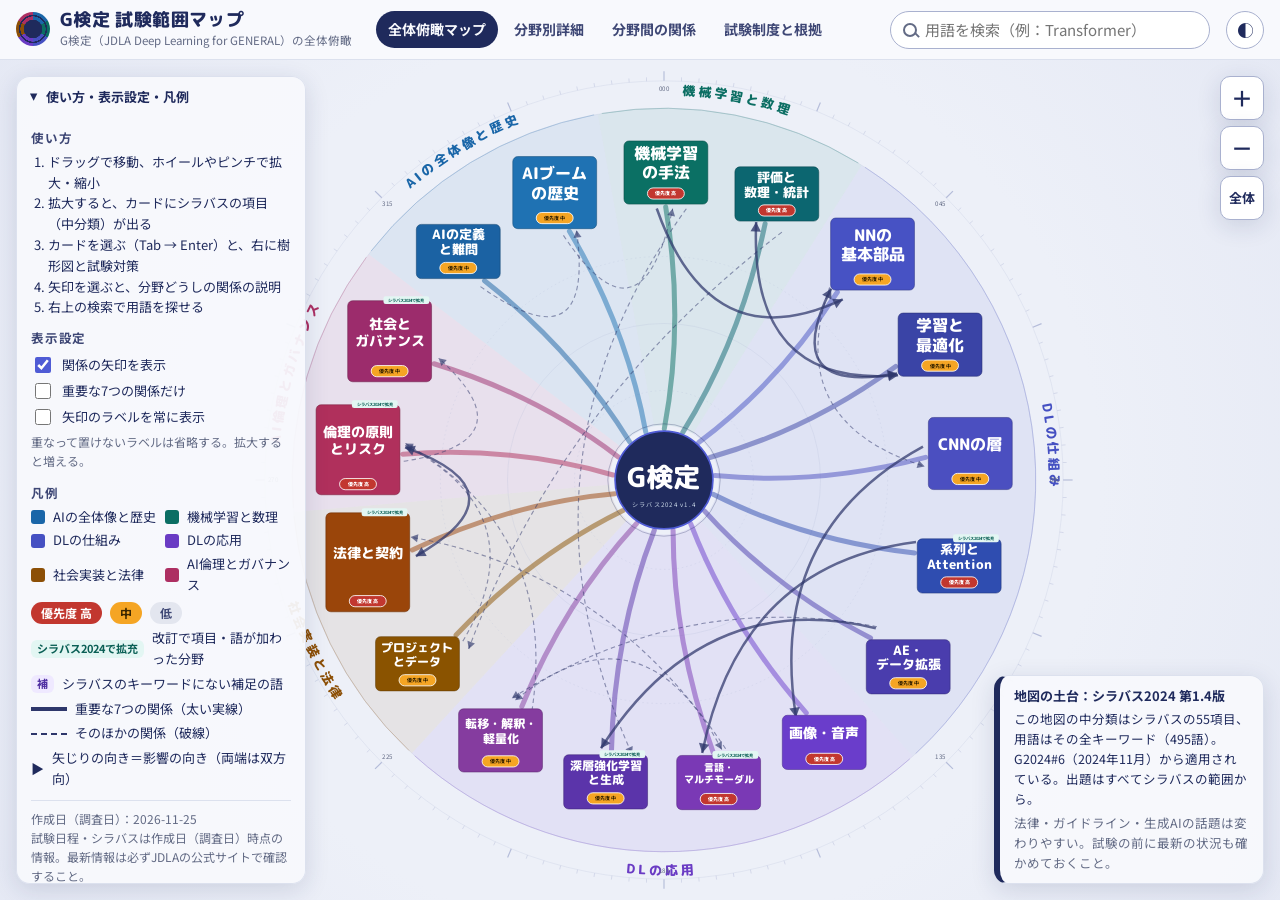
<file: docs/map/index.html>
<!doctype html>
<html lang="ja">
<head>
<meta charset="utf-8">
<meta name="viewport" content="width=device-width, initial-scale=1">
<title>G検定 試験範囲マップ</title>
<meta name="description" content="G検定（JDLA Deep Learning for GENERAL）の全体俯瞰。17分野・シラバスの全項目とキーワード・分野間の関係を放射状の地図で示す。作成日 2026-11-25。">
<link rel="preconnect" href="https://fonts.googleapis.com">
<link rel="preconnect" href="https://fonts.gstatic.com" crossorigin>
<link rel="stylesheet" href="https://fonts.googleapis.com/css2?family=M+PLUS+Rounded+1c:wght@500;800&amp;family=Noto+Sans+JP:wght@400;700&amp;display=swap">
<!-- このファイルは map/tools/build.py で生成している。直接編集せず、map/data と map/src を直すこと。 -->
<style>
:root {
  --d-hist: #1A66A8;
  --d-mlbase: #0B6E63;
  --d-dlcore: #4550C2;
  --d-dlapp: #6A3BC4;
  --d-social: #8C4F06;
  --d-moral: #AD2F62;
  --f-ai-def: #1B62A3;
  --f-history: #1F72B3;
  --f-ml: #0B7064;
  --f-eval: #0C6670;
  --f-nn: #4752C4;
  --f-train: #3A44A6;
  --f-cnn: #4B4FC0;
  --f-seq: #2F4DB0;
  --f-repr: #4A3DAD;
  --f-vision: #6A3DCB;
  --f-nlp: #7A39B5;
  --f-gen: #5B34AA;
  --f-practical: #853C9F;
  --f-project: #8A5300;
  --f-law: #9A450A;
  --f-ethics: #B0305C;
  --f-society: #9C2C6C;
}
/* ===== 色・書体（すべてCSS変数で管理。G検定サイトのデザインルールの配色に合わせた） ===== */
:root {
  color-scheme: light;
  --bg: #EDF0F8;
  --bg-2: #E2E6F3;
  --surface: #F8F9FD;
  --surface-2: #FFFFFF;
  --ink: #1F2A5C;
  --ink-2: #3E4775;
  --ink-3: #636B85;
  --line: #DCE1EE;
  --line-2: #A9B1CF;
  --grid: #AEB6D6;
  --accent: #4F5BD5;
  --accent-ink: #FFFFFF;
  --hit: #E8590C;
  --link-line: #2E376B;
  --link-on: #D6336C;
  --center: #1F2A5C;
  --center-ring: #4F5BD5;
  --card-bg: #FFFFFF;
  --card-ink: #1F2A5C;
  --card-ink-2: #4A5378;
  --sector-op: 0.08;
  --trunk-op: 0.5;
  --shadow: 0 6px 24px rgba(31, 42, 92, 0.14);
  --pill-high-bg: #C2372F;
  --pill-high-ink: #FFFFFF;
  --pill-mid-bg: #F5A524;
  --pill-mid-ink: #3B2600;
  --pill-low-bg: #E3E6EF;
  --pill-low-ink: #3E4775;
  --badge-sup-bg: #EFE9FF;
  --badge-sup-ink: #5131A3;
  --badge-new-bg: #E3F6F3;
  --badge-new-ink: #0B6E63;
  --badge-weight-bg: #E3F6F3;
  --badge-weight-ink: #0A5F55;
  --flash: #FFE9B0;
  --font-ui: "Noto Sans JP", "Hiragino Sans", "Yu Gothic", "Meiryo", sans-serif;
  --font-display: "M PLUS Rounded 1c", "Hiragino Maru Gothic ProN", "Hiragino Sans", "Noto Sans JP", sans-serif;
  --topbar-h: 60px;
  --radius: 14px;
  --ease: 220ms cubic-bezier(.2, .7, .2, 1);
}

@media (prefers-color-scheme: dark) {
  :root:not([data-theme="light"]) {
    color-scheme: dark;
    --bg: #11142A;
    --bg-2: #171B36;
    --surface: #191D38;
    --surface-2: #20254A;
    --ink: #E6E9F7;
    --ink-2: #B9C0E0;
    --ink-3: #9098BE;
    --line: #2D3358;
    --line-2: #4B5389;
    --grid: #3B4272;
    --accent: #9AA2F5;
    --accent-ink: #11142A;
    --hit: #FF9F5A;
    --link-line: #CBD0F2;
    --link-on: #FF7AA8;
    --center: #2A3172;
    --center-ring: #9AA2F5;
    --card-bg: #1C2144;
    --card-ink: #E6E9F7;
    --card-ink-2: #B9C0E0;
    --sector-op: 0.14;
    --trunk-op: 0.7;
    --shadow: 0 6px 24px rgba(0, 0, 0, 0.5);
    --pill-high-bg: #C2372F;
    --pill-high-ink: #FFFFFF;
    --pill-mid-bg: #F5A524;
    --pill-mid-ink: #3B2600;
    --pill-low-bg: #3A4170;
    --pill-low-ink: #E6E9F7;
    --badge-sup-bg: #34296A;
    --badge-sup-ink: #DCD2FF;
    --badge-new-bg: #12403A;
    --badge-new-ink: #B5EDE3;
    --badge-weight-bg: #12403A;
    --badge-weight-ink: #B5EDE3;
    --flash: #5E4A10;
  }
}
:root[data-theme="dark"] {
  color-scheme: dark;
  --bg: #11142A;
  --bg-2: #171B36;
  --surface: #191D38;
  --surface-2: #20254A;
  --ink: #E6E9F7;
  --ink-2: #B9C0E0;
  --ink-3: #9098BE;
  --line: #2D3358;
  --line-2: #4B5389;
  --grid: #3B4272;
  --accent: #9AA2F5;
  --accent-ink: #11142A;
  --hit: #FF9F5A;
  --link-line: #CBD0F2;
  --link-on: #FF7AA8;
  --center: #2A3172;
  --center-ring: #9AA2F5;
  --card-bg: #1C2144;
  --card-ink: #E6E9F7;
  --card-ink-2: #B9C0E0;
  --sector-op: 0.14;
  --trunk-op: 0.7;
  --shadow: 0 6px 24px rgba(0, 0, 0, 0.5);
  --pill-high-bg: #C2372F;
  --pill-high-ink: #FFFFFF;
  --pill-mid-bg: #F5A524;
  --pill-mid-ink: #3B2600;
  --pill-low-bg: #3A4170;
  --pill-low-ink: #E6E9F7;
  --badge-sup-bg: #34296A;
  --badge-sup-ink: #DCD2FF;
  --badge-new-bg: #12403A;
  --badge-new-ink: #B5EDE3;
  --badge-weight-bg: #12403A;
  --badge-weight-ink: #B5EDE3;
  --flash: #5E4A10;
}

/* 分野色を背景の上に線として引くときの色（ダークでは少し明るく） */
:root { --mix-line: 0%; }
:root[data-theme="dark"] { --mix-line: 38%; }
@media (prefers-color-scheme: dark) { :root:not([data-theme="light"]) { --mix-line: 38%; } }

/* ===== 基本 ===== */
* { box-sizing: border-box; }
html, body { height: 100%; }
body {
  margin: 0;
  background: var(--bg);
  color: var(--ink);
  font-family: var(--font-ui);
  font-size: 15px;
  line-height: 1.7;
  display: flex;
  flex-direction: column;
  overflow: hidden;
}
a { color: var(--accent); }
button { font: inherit; color: inherit; }
:focus-visible { outline: 3px solid var(--accent); outline-offset: 2px; }
.sr-only { position: absolute; width: 1px; height: 1px; overflow: hidden; clip: rect(0 0 0 0); white-space: nowrap; }
.skip { position: absolute; left: 8px; top: -60px; z-index: 100; background: var(--surface-2); padding: 6px 12px; border-radius: 8px; }
.skip:focus { top: 8px; }
[hidden] { display: none !important; }

/* ===== 上部バー ===== */
.topbar {
  flex: none;
  display: flex;
  align-items: center;
  gap: 16px;
  min-height: var(--topbar-h);
  padding: 8px 16px;
  background: var(--surface);
  border-bottom: 1px solid var(--line);
  position: relative;
  z-index: 30;
}
.brand { display: flex; align-items: center; gap: 10px; min-width: 0; }
.brand-mark {
  width: 34px; height: 34px; flex: none; border-radius: 50%;
  background: radial-gradient(circle at 50% 50%, var(--center) 0 38%, transparent 39% 52%, var(--center) 53% 58%, transparent 59%),
              conic-gradient(var(--d-hist) 0 60deg, var(--d-mlbase) 0 120deg, var(--d-dlcore) 0 180deg, var(--d-dlapp) 0 240deg, var(--d-social) 0 300deg, var(--d-moral) 0);
}
.brand-title { font-family: var(--font-display); font-weight: 800; font-size: 18px; line-height: 1.2; letter-spacing: .02em; white-space: nowrap; }
.brand-sub { font-size: 11.5px; color: var(--ink-3); white-space: nowrap; }
.tabs { display: flex; gap: 4px; margin-left: 8px; }
.tabs a {
  text-decoration: none; color: var(--ink-2); padding: 7px 12px; border-radius: 999px;
  font-weight: 700; font-size: 14px; white-space: nowrap;
}
.tabs a:hover { background: var(--bg-2); }
.tabs a[aria-selected="true"] { background: var(--ink); color: var(--surface); }
.tabs .ts { display: none; }
.panel-title:focus { outline: none; }
.search { position: relative; margin-left: auto; width: min(320px, 32vw); }
.search input {
  width: 100%; height: 38px; padding: 0 12px 0 34px; border-radius: 999px;
  border: 1px solid var(--line-2); background: var(--surface-2); color: var(--ink); font: inherit;
}
.search::before {
  content: ""; position: absolute; left: 13px; top: 12px; width: 10px; height: 10px;
  border: 2px solid var(--ink-3); border-radius: 50%; pointer-events: none;
}
.search::after {
  content: ""; position: absolute; left: 24px; top: 23px; width: 6px; height: 2px;
  background: var(--ink-3); transform: rotate(45deg); pointer-events: none;
}
.search ul {
  position: absolute; right: 0; top: 44px; width: min(440px, 92vw); max-height: 60vh; overflow: auto;
  margin: 0; padding: 6px; list-style: none; background: var(--surface-2); border: 1px solid var(--line);
  border-radius: var(--radius); box-shadow: var(--shadow);
}
.search li { padding: 8px 10px; border-radius: 8px; cursor: pointer; line-height: 1.45; }
.search li[aria-selected="true"], .search li:hover { background: var(--bg-2); }
.search li .q-name { font-weight: 700; }
.search li .q-path { display: block; font-size: 12px; color: var(--ink-3); }
.search li.q-info { cursor: default; font-size: 12px; color: var(--ink-3); }
.search li.q-info:hover { background: none; }
.icon-btn {
  flex: none; width: 38px; height: 38px; border-radius: 50%; border: 1px solid var(--line-2);
  background: var(--surface-2); cursor: pointer; font-size: 17px; line-height: 1;
}

main { flex: 1; min-height: 0; position: relative; }
.links-layout > *, .tables > *, .two-col > *, .exam-wrap section, .fsec-body > * { min-width: 0; }
.view { position: absolute; inset: 0; overflow: auto; }

/* ===== 地図 ===== */
#view-map { overflow: hidden; }
#map-wrap {
  position: absolute; inset: 0; touch-action: none; cursor: grab;
  background:
    radial-gradient(circle at 50% 50%, transparent 0 60%, color-mix(in srgb, var(--bg-2) 70%, transparent) 100%),
    var(--bg);
}
#map-wrap.dragging { cursor: grabbing; }
#map { width: 100%; height: 100%; display: block; user-select: none; -webkit-user-select: none; }
#map text { font-family: var(--font-ui); }

.ring { fill: none; stroke: var(--grid); stroke-width: 1.4; opacity: .55; }
.ring.dash { stroke-dasharray: 6 10; }
.tick { stroke: var(--grid); stroke-width: 2; opacity: .7; }
.tick.major { stroke-width: 4; opacity: .9; }
.tick-label { fill: var(--ink-3); font-size: 22px; letter-spacing: .08em; }
.sector { fill: var(--c); opacity: var(--sector-op); }
.sector-edge { stroke: var(--c); stroke-width: 3; opacity: .35; fill: none; }
.domain-label { fill: var(--c); font-family: var(--font-display) !important; font-weight: 800; font-size: 46px; letter-spacing: .22em; }
:root[data-theme="dark"] .domain-label { fill: color-mix(in srgb, var(--c) 55%, white); }
@media (prefers-color-scheme: dark) { :root:not([data-theme="light"]) .domain-label { fill: color-mix(in srgb, var(--c) 55%, white); } }

.trunk { fill: none; stroke: color-mix(in srgb, var(--c), white var(--mix-line)); stroke-width: 18; stroke-linecap: round; opacity: var(--trunk-op); transition: opacity var(--ease); }
.center-disc { fill: var(--center); stroke: var(--center-ring); stroke-width: 6; }
.center-ring2 { fill: none; stroke: var(--center); stroke-width: 2; opacity: .5; }
.center-title { fill: #FFFFFF; font-family: var(--font-display) !important; font-weight: 800; text-anchor: middle; }
.center-sub { fill: #C9D7E6; font-size: 22px; text-anchor: middle; letter-spacing: .2em; }

/* 関係の矢印 */
.rel { cursor: pointer; transition: opacity var(--ease); }
.rel-line { fill: none; stroke: var(--link-line); stroke-width: 4; opacity: .5; }
.rel.core .rel-line { stroke-width: 9; opacity: .72; }
.rel:not(.core) .rel-line { stroke-dasharray: 16 12; }
.rel-head { fill: var(--link-line); opacity: .65; }
.rel.core .rel-head { opacity: .8; }
.rel-hit { fill: none; stroke: transparent; stroke-width: 34; }
.rel-label { display: none; pointer-events: none; }
.rel-label rect { fill: var(--surface-2); stroke: var(--link-on); stroke-width: 2.5; }
.rel-label text { fill: var(--ink); font-size: 24px; font-weight: 700; text-anchor: middle; }
.labels-on .rel-label { display: inline; }
.rel.on .rel-label, .rel:hover .rel-label, .rel:focus-visible .rel-label { display: inline; }
.rel.on .rel-line, .rel:hover .rel-line, .rel:focus-visible .rel-line { stroke: var(--link-on); opacity: 1; }
.rel.on .rel-head, .rel:hover .rel-head, .rel:focus-visible .rel-head { fill: var(--link-on); opacity: 1; }
.rel:focus-visible { outline: none; }
.rel:focus-visible .rel-line { stroke-width: 12; }
.no-links .rel { display: none; }
.core-only .rel:not(.core) { display: none; }

/* 大分類カード */
.card { cursor: pointer; transition: opacity var(--ease); }
.card:focus { outline: none; }
.card-bg { fill: var(--card-bg); stroke: color-mix(in srgb, var(--c) 45%, var(--line)); stroke-width: 2; }
.card-band, .card-band-sq { fill: var(--c); }
.card-short { fill: #FFFFFF; font-weight: 700; font-size: 27px; text-anchor: middle; }
.sub-sq { fill: var(--c); opacity: .85; }
.sub-name { fill: var(--card-ink); font-size: 20px; }
.card-foot-sep { stroke: var(--line); stroke-width: 1.5; }
.pill-bg.high { fill: var(--pill-high-bg); }
.pill-bg.mid { fill: var(--pill-mid-bg); }
.pill-bg.low { fill: var(--pill-low-bg); }
.pill-text { font-size: 18px; font-weight: 700; text-anchor: middle; }
.pill-text.high { fill: var(--pill-high-ink); }
.pill-text.mid { fill: var(--pill-mid-ink); }
.pill-text.low { fill: var(--pill-low-ink); }
.card-open { fill: var(--accent); font-size: 17px; font-weight: 700; text-anchor: end; }
.card-weight { fill: var(--badge-weight-ink); font-size: 15px; font-weight: 700; }
.card-weight-bg { fill: var(--badge-weight-bg); }
.card-compact-bg { fill: var(--c); stroke: color-mix(in srgb, var(--c) 70%, black); stroke-width: 2; }
.card-big { fill: #FFFFFF; font-family: var(--font-display) !important; font-weight: 800; text-anchor: middle; }
.card-ring { fill: none; stroke: transparent; stroke-width: 10; }
.card:focus-visible .card-ring { stroke: var(--accent); }
.card.hit .card-ring { stroke: var(--hit); stroke-dasharray: 22 10; }
.card.is-focus .card-ring { stroke: var(--ink); }
.lod-detail-only { display: none; }
.lod-detail .lod-detail-only { display: inline; }
.lod-detail .lod-compact-only { display: none; }

.focusing .card.is-dim, .focusing .rel.is-dim, .focusing .trunk.is-dim { opacity: .18; }
.focusing .trunk.is-on { opacity: .95; }

/* 操作ボタン */
.zoom-ctl {
  position: absolute; right: 16px; top: 16px; display: flex; flex-direction: column; gap: 6px; z-index: 5;
}
.zoom-ctl button {
  width: 44px; height: 44px; border-radius: 10px; border: 1px solid var(--line-2);
  background: var(--surface-2); cursor: pointer; font-size: 22px; font-weight: 700; box-shadow: var(--shadow);
}
.zoom-ctl button.fit { font-size: 13px; }

/* 左上パネル */
.legend-panel {
  position: absolute; left: 16px; top: 16px; width: 290px; max-height: calc(100% - 32px); overflow: auto;
  background: color-mix(in srgb, var(--surface) 94%, transparent); border: 1px solid var(--line);
  border-radius: var(--radius); box-shadow: var(--shadow); z-index: 5; font-size: 13px; line-height: 1.6;
}
.legend-panel > summary {
  cursor: pointer; padding: 10px 14px; font-weight: 700; list-style: none; display: flex; align-items: center; gap: 8px;
}
.legend-panel > summary::-webkit-details-marker { display: none; }
.legend-panel > summary::before { content: "▸"; transition: transform var(--ease); }
.legend-panel[open] > summary::before { transform: rotate(90deg); }
.legend-body { padding: 0 14px 12px; }
.legend-body h3 { font-size: 12.5px; margin: 10px 0 4px; color: var(--ink-2); letter-spacing: .06em; }
.legend-body ol { margin: 0; padding-left: 1.3em; }
.legend-body label { display: flex; align-items: center; gap: 8px; cursor: pointer; padding: 2px 0; }
.legend-body input { width: 16px; height: 16px; accent-color: var(--accent); }
.legend-list { list-style: none; margin: 0; padding: 0; display: grid; gap: 4px; }
.legend-list li { display: flex; align-items: center; gap: 8px; }
.legend-list.cols { grid-template-columns: 1fr 1fr; gap: 3px 8px; }
.swatch { width: 14px; height: 14px; border-radius: 3px; background: var(--c); flex: none; }
.line-sample { width: 36px; height: 0; border-top: 4px solid var(--link-line); flex: none; }
.line-sample.dash { border-top: 2px dashed var(--link-line); }
.legend-note { margin-top: 10px; padding-top: 8px; border-top: 1px solid var(--line); color: var(--ink-3); font-size: 12px; }

/* 右下の注記 */
.a1-note {
  position: absolute; right: 16px; bottom: 16px; width: 270px; z-index: 4;
  background: color-mix(in srgb, var(--surface) 94%, transparent); border: 1px solid var(--line);
  border-left: 6px solid var(--ink); border-radius: var(--radius); padding: 10px 14px; font-size: 12.5px; line-height: 1.6;
  box-shadow: var(--shadow);
}
.a1-note strong { display: block; font-size: 13px; margin-bottom: 2px; }
.a1-note p { margin: 0; }
.a1-note .a1-new { margin-top: 4px; color: var(--ink-3); }

/* ===== 右側パネル（スマホでは下からのシート） ===== */
.panel {
  position: fixed; right: 0; top: var(--topbar-actual, var(--topbar-h)); bottom: 0; width: min(460px, 100vw);
  background: var(--surface); border-left: 1px solid var(--line); box-shadow: var(--shadow);
  transform: translateX(102%); transition: transform var(--ease), visibility var(--ease); visibility: hidden;
  z-index: 40; display: flex; flex-direction: column;
}
.panel.open { transform: none; visibility: visible; }
.panel-head { flex: none; display: flex; align-items: center; justify-content: space-between; padding: 8px 10px 0 16px; }
.panel-grip { display: none; }
.panel-close {
  width: 40px; height: 40px; border-radius: 50%; border: 1px solid var(--line-2); background: var(--surface-2);
  cursor: pointer; font-size: 20px; line-height: 1;
}
.panel-body { flex: 1; overflow: auto; padding: 4px 18px 28px; }
.crumb { margin: 0; font-size: 12.5px; color: var(--ink-3); }
.crumb b { color: var(--ink-2); }
.panel-title { margin: 6px 0 8px; font-size: 21px; line-height: 1.4; display: flex; gap: 10px; align-items: flex-start; }
.panel-title .swatch { width: 18px; height: 18px; margin-top: 6px; border-radius: 4px; }
.panel h3 { font-size: 14px; margin: 18px 0 6px; padding-bottom: 4px; border-bottom: 2px solid var(--line); letter-spacing: .04em; }
.panel p { margin: 6px 0; }
.btn {
  display: inline-flex; align-items: center; gap: 6px; padding: 8px 14px; border-radius: 999px; cursor: pointer;
  border: 1px solid var(--accent); background: var(--accent); color: var(--accent-ink); font-weight: 700; text-decoration: none;
}
.btn.ghost { background: transparent; color: var(--accent); }
.link-list { list-style: none; margin: 0; padding: 0; display: grid; gap: 6px; }
.link-list button {
  width: 100%; text-align: left; padding: 8px 10px; border-radius: 10px; border: 1px solid var(--line);
  background: var(--surface-2); cursor: pointer; line-height: 1.5;
}
.link-list button:hover { border-color: var(--line-2); }
.link-list .lk-to { font-weight: 700; }
.link-list .lk-label { display: block; font-size: 12.5px; color: var(--ink-3); }
.kind { display: inline-block; font-size: 11px; font-weight: 700; padding: 0 6px; border-radius: 6px; border: 1px solid var(--line-2); color: var(--ink-2); margin-left: 6px; vertical-align: 1px; }
.kind.core { background: var(--ink); color: var(--surface); border-color: var(--ink); }

/* ピル・バッジ */
.pill { display: inline-block; font-size: 12px; font-weight: 700; padding: 1px 10px; border-radius: 999px; line-height: 1.7; white-space: nowrap; }
.pill.high { background: var(--pill-high-bg); color: var(--pill-high-ink); }
.pill.mid { background: var(--pill-mid-bg); color: var(--pill-mid-ink); }
.pill.low { background: var(--pill-low-bg); color: var(--pill-low-ink); }
.badge { display: inline-block; font-size: 11px; font-weight: 700; padding: 0 6px; border-radius: 6px; line-height: 1.6; vertical-align: 1px; white-space: nowrap; }
.badge.sup { background: var(--badge-sup-bg); color: var(--badge-sup-ink); }
.badge.new { background: var(--badge-new-bg); color: var(--badge-new-ink); }
.badge.weight { background: var(--badge-weight-bg); color: var(--badge-weight-ink); }
.pills { display: flex; flex-wrap: wrap; gap: 6px; align-items: center; }

/* 樹形図（├─ 形式の線） */
.tree, .tree ul { list-style: none; margin: 0; padding: 0; }
.tree ul { padding-left: 14px; }
.tree li { position: relative; padding-left: 20px; }
.tree li::before {
  content: ""; position: absolute; left: 0; top: 0; width: 14px; height: .95em;
  border-left: 2px solid var(--line-2); border-bottom: 2px solid var(--line-2);
}
.tree li:not(:last-child)::after { content: ""; position: absolute; left: 0; top: .95em; bottom: 0; border-left: 2px solid var(--line-2); }
.tree > li { padding-left: 0; }
.tree > li::before, .tree > li::after { display: none; }
.tree .t-root { font-weight: 700; display: inline-flex; align-items: center; gap: 6px; }
.tree .t-sub { font-weight: 700; display: inline-flex; align-items: center; gap: 6px; margin-top: 4px; }
.tree .t-sub .swatch { width: 11px; height: 11px; border-radius: 2px; }
.tree .t-term { padding: 1px 0; line-height: 1.55; border-radius: 6px; }
.tree .t-name { font-weight: 700; }
.tree .t-desc { color: var(--ink-2); }
.tree .t-term.flash { background: var(--flash); box-shadow: 0 0 0 4px var(--flash); }
@media (prefers-reduced-motion: no-preference) {
  .tree .t-term.flash { transition: background 600ms, box-shadow 600ms; }
}
.note-link { font-size: 12px; margin-left: 4px; white-space: nowrap; }

dl.info { margin: 0; display: grid; gap: 8px; }
dl.info dt { font-weight: 700; font-size: 12.5px; color: var(--ink-2); }
dl.info dd { margin: 0; }
dl.info ul { margin: 0; padding-left: 1.2em; }
.chips { display: flex; flex-wrap: wrap; gap: 4px; }
.chip {
  display: inline-flex; align-items: center; gap: 5px; font-size: 12px; padding: 1px 8px; border-radius: 999px;
  border: 1px solid var(--line-2); background: var(--surface-2); color: var(--ink); text-decoration: none; cursor: pointer; white-space: nowrap;
}
.chip .swatch { width: 9px; height: 9px; border-radius: 50%; }
.kw { display: inline-block; font-size: 12.5px; padding: 0 7px; border-radius: 6px; background: var(--bg-2); margin: 0 4px 4px 0; }

/* ===== 分野別詳細 ===== */
.detail-layout { display: grid; grid-template-columns: 290px 1fr; min-height: 100%; }
.detail-layout { background: linear-gradient(to right, var(--surface) 290px, transparent 290px); }
.detail-nav {
  position: sticky; top: 0; align-self: start; overflow: auto; padding: 16px;
  max-height: calc(100vh - var(--topbar-actual, var(--topbar-h)));
  border-right: 1px solid var(--line); background: var(--surface);
}
.detail-nav h2 { font-size: 14px; margin: 0 0 8px; }
.filter { display: flex; gap: 4px; flex-wrap: wrap; margin-bottom: 12px; }
.filter button { padding: 4px 12px; border-radius: 999px; border: 1px solid var(--line-2); background: var(--surface-2); cursor: pointer; font-size: 13px; font-weight: 700; }
.filter button[aria-pressed="true"] { background: var(--ink); color: var(--surface); border-color: var(--ink); }
.nav-domain { margin: 10px 0 4px; font-size: 12px; font-weight: 700; color: var(--ink-3); display: flex; align-items: center; gap: 6px; }
.nav-list { list-style: none; margin: 0; padding: 0; }
.nav-list a { display: flex; align-items: center; gap: 8px; padding: 5px 8px; border-radius: 8px; text-decoration: none; color: var(--ink); font-size: 13.5px; }
.nav-list a:hover { background: var(--bg-2); }
.nav-list .pill { margin-left: auto; font-size: 11px; padding: 0 8px; }
.detail-body { padding: 20px clamp(16px, 3vw, 36px) 60px; min-width: 0; }
.page-head { max-width: 1100px; margin-bottom: 18px; }
.page-head h1 { font-family: var(--font-display); font-size: 26px; margin: 0 0 4px; line-height: 1.3; font-weight: 800; }
.page-head p { margin: 0; color: var(--ink-2); }
.notice { font-size: 12.5px; color: var(--ink-3); margin-top: 6px !important; }
.fsec { max-width: 1100px; margin: 0 0 28px; background: var(--surface); border: 1px solid var(--line); border-radius: var(--radius); overflow: hidden; scroll-margin-top: 12px; }
.fsec-head { background: var(--c); color: #FFFFFF; padding: 12px 18px; display: flex; flex-wrap: wrap; align-items: center; gap: 8px 12px; }
.fsec-head h2 { margin: 0; font-size: 19px; line-height: 1.4; }
.fsec-head .dom { font-size: 12px; opacity: .92; }
.fsec-head .pills { margin-left: auto; }
.fsec-body { padding: 14px 18px 18px; display: grid; grid-template-columns: minmax(0, 1.25fr) minmax(0, 1fr); gap: 18px 28px; }
.fsec-body h3 { font-size: 14px; margin: 4px 0 8px; padding-bottom: 4px; border-bottom: 2px solid var(--line); }
.fsec-summary { grid-column: 1 / -1; margin: 0; }
.fsec-links { grid-column: 1 / -1; }

/* ===== 分野間の関係 ===== */
.links-layout { display: grid; grid-template-columns: minmax(300px, 520px) 1fr; gap: 24px; padding: 20px clamp(16px, 3vw, 36px) 60px; align-items: start; }
.links-layout .page-head { grid-column: 1 / -1; margin-bottom: 0; }
.mini-wrap { position: sticky; top: 12px; background: var(--surface); border: 1px solid var(--line); border-radius: var(--radius); padding: 10px; }
.mini-wrap svg { width: 100%; height: auto; display: block; }
.mini-wrap p { margin: 4px 4px 0; font-size: 12px; color: var(--ink-3); }
.mini-node circle { fill: var(--c); stroke: var(--surface); stroke-width: 3; }
.mini-node text { font-size: 21px; fill: var(--ink); font-weight: 700; }
.mini-rel path { fill: none; stroke: var(--link-line); stroke-width: 2; opacity: .45; }
.mini-rel.core path { stroke-width: 4; opacity: .65; }
.mini-rel:not(.core) path { stroke-dasharray: 6 5; }
.mini-rel polygon { fill: var(--link-line); opacity: .55; }
.mini.sel .mini-rel, .mini.sel .mini-node { opacity: .2; }
.mini.sel .mini-rel.on, .mini.sel .mini-node.on { opacity: 1; }
.mini-rel.on path { stroke: var(--link-on); opacity: 1; }
.mini-rel.on polygon { fill: var(--link-on); opacity: 1; }
.mini-node.on circle { stroke: var(--link-on); stroke-width: 5; }
.rel-groups { min-width: 0; }
.rel-group { margin-bottom: 22px; }
.rel-group > h2 { font-size: 16px; margin: 0 0 8px; display: flex; align-items: center; gap: 8px; }
.rel-group > h2 .num { font-family: var(--font-display); font-weight: 800; display: inline-grid; place-items: center; width: 26px; height: 26px; border-radius: 50%; background: var(--ink); color: var(--surface); font-size: 13px; }
.rel-cards { display: grid; gap: 10px; }
.rel-card { background: var(--surface); border: 1px solid var(--line); border-radius: var(--radius); padding: 12px 14px; cursor: pointer; text-align: left; width: 100%; line-height: 1.65; }
.rel-card:hover { border-color: var(--line-2); }
.rel-card.sel { border-color: var(--link-on); box-shadow: 0 0 0 2px var(--link-on); }
.rel-card .rc-head { display: flex; flex-wrap: wrap; align-items: center; gap: 6px; font-weight: 700; }
.rel-card .rc-arrow { color: var(--ink-3); }
.rel-card .rc-label { display: block; font-size: 15px; margin: 2px 0 4px; color: var(--link-on); font-weight: 700; }
.rel-card dl { margin: 0; display: grid; grid-template-columns: 7.5em 1fr; gap: 3px 10px; font-size: 13.5px; }
.rel-card dt { font-weight: 700; color: var(--ink-2); }
.rel-card dd { margin: 0; }
.tables { grid-column: 1 / -1; display: grid; gap: 28px; }
.tables h2 { font-size: 18px; margin: 0 0 10px; }
.tbl-wrap { overflow-x: auto; background: var(--surface); border: 1px solid var(--line); border-radius: var(--radius); }
table { border-collapse: collapse; width: 100%; font-size: 13.5px; line-height: 1.6; }
th, td { border-bottom: 1px solid var(--line); padding: 8px 12px; text-align: left; vertical-align: top; }
thead th { background: var(--bg-2); font-size: 12.5px; white-space: nowrap; }
tbody th { white-space: nowrap; }
tr:last-child td, tr:last-child th { border-bottom: none; }
.pairs { display: grid; grid-template-columns: repeat(auto-fill, minmax(300px, 1fr)); gap: 12px; }
.pair { background: var(--surface); border: 1px solid var(--line); border-radius: var(--radius); padding: 12px 14px; }
.pair h3 { margin: 0 0 6px; font-size: 15px; }
.pair dl { margin: 0 0 6px; display: grid; grid-template-columns: auto 1fr; gap: 2px 10px; font-size: 13.5px; }
.pair dt { font-weight: 700; white-space: nowrap; }
.pair dd { margin: 0; color: var(--ink-2); }
.pair .point { margin: 6px 0 0; font-size: 13px; padding: 6px 8px; border-radius: 8px; background: var(--bg-2); }
.pair .point::before { content: "見分け方："; font-weight: 700; }

/* ===== 試験制度と根拠 ===== */
.exam-wrap { padding: 20px clamp(16px, 3vw, 36px) 60px; max-width: 1180px; }
.exam-wrap section { margin-bottom: 30px; }
.exam-wrap h2 { font-size: 18px; margin: 0 0 10px; display: flex; align-items: center; gap: 10px; }
.exam-wrap h2::before { content: ""; width: 6px; height: 22px; border-radius: 3px; background: var(--ink); }
.exam-wrap p { margin: 6px 0; }
.timeline { list-style: none; margin: 0; padding: 0; display: grid; grid-template-columns: repeat(4, 1fr); gap: 0; position: relative; }
.timeline::before { content: ""; position: absolute; left: 4%; right: 4%; top: 15px; border-top: 3px solid var(--line-2); }
.timeline li { position: relative; padding: 36px 12px 0; }
.timeline li::before {
  content: ""; position: absolute; left: 12px; top: 6px; width: 20px; height: 20px; border-radius: 50%;
  background: var(--surface); border: 4px solid var(--line-2);
}
.timeline li.done::before { background: var(--line-2); }
.timeline li.next::before { background: var(--hit); border-color: var(--hit); box-shadow: 0 0 0 5px color-mix(in srgb, var(--hit) 25%, transparent); }
.timeline li.plan::before { border-style: dashed; border-color: var(--accent); }
.timeline .tl-when { font-size: 12.5px; color: var(--ink-3); }
.timeline .tl-name { font-weight: 700; display: flex; flex-wrap: wrap; gap: 6px; align-items: center; }
.timeline .tl-text { font-size: 13px; color: var(--ink-2); margin: 2px 0 0; }
.status { font-size: 11px; font-weight: 700; padding: 0 7px; border-radius: 6px; border: 1px solid var(--line-2); }
.status.next { background: var(--hit); color: #FFFFFF; border-color: var(--hit); }
.status.plan { border-style: dashed; border-color: var(--accent); color: var(--accent); }
.sys { font-size: 11px; font-weight: 700; padding: 0 6px; border-radius: 6px; }
.sys.current { background: var(--bg-2); color: var(--ink-2); }
.sys.new { background: var(--badge-new-bg); color: var(--badge-new-ink); }
.two-col { display: grid; grid-template-columns: 1fr 1fr; gap: 16px; }
.two-col h3 { font-size: 14px; margin: 0 0 6px; }
.src-list { margin: 0; padding-left: 1.3em; display: grid; gap: 4px; font-size: 13.5px; }
.src-list .src-note { color: var(--ink-3); font-size: 12.5px; }
.guide { display: grid; grid-template-columns: repeat(auto-fill, minmax(240px, 1fr)); gap: 10px; }
.guide div { background: var(--surface); border: 1px solid var(--line); border-radius: var(--radius); padding: 10px 12px; font-size: 13.5px; }
.guide b { display: block; }
.guide .lv { font-size: 11.5px; color: var(--ink-3); font-weight: 700; }
.method { margin: 0; padding-left: 0; list-style: none; display: grid; gap: 4px; }
.footer-note { font-size: 12.5px; color: var(--ink-3); border-top: 1px solid var(--line); padding-top: 12px; }

/* ===== スマホ ===== */
@media (max-width: 860px) {
  .topbar { flex-wrap: wrap; gap: 8px 10px; padding: 8px 12px; }
  .brand-sub { display: none; }
  .brand-title { font-size: 16px; }
  .tabs { order: 3; width: 100%; margin: 0; overflow-x: auto; scrollbar-width: none; }
  .tabs a { padding: 6px 12px; font-size: 13.5px; flex: 1; text-align: center; }
  .tabs .tl { display: none; }
  .tabs .ts { display: inline; }
  .search { order: 2; width: auto; flex: 1; margin-left: 0; min-width: 120px; }
  .icon-btn { order: 1; margin-left: auto; }
  .brand { order: 0; }
  .legend-panel { left: 10px; top: 10px; width: min(290px, calc(100% - 76px)); }
  .zoom-ctl { right: 10px; top: 10px; }
  .a1-note { left: 10px; right: auto; bottom: 10px; width: min(300px, calc(100% - 20px)); padding: 8px 12px; font-size: 12px; }
  .a1-note .a1-new { display: none; }
  .detail-layout { grid-template-columns: 1fr; }
  .detail-layout { background: none; }
  .detail-nav { position: static; height: auto; max-height: none; border-right: none; border-bottom: 1px solid var(--line); }
  .nav-groups { display: grid; grid-template-columns: 1fr 1fr; gap: 0 10px; }
  .fsec-body { grid-template-columns: 1fr; }
  .links-layout { grid-template-columns: 1fr; }
  .mini-wrap { position: static; }
  .timeline { grid-template-columns: 1fr; }
  .timeline::before { left: 21px; right: auto; top: 10px; bottom: 10px; border-top: none; border-left: 3px solid var(--line-2); }
  .timeline li { padding: 0 0 16px 46px; }
  .timeline li::before { left: 12px; top: 3px; }
  .two-col { grid-template-columns: 1fr; }
  .rel-card dl { grid-template-columns: 1fr; }
  .panel {
    top: auto; left: 0; right: 0; bottom: 0; width: 100%; height: min(78vh, 720px);
    border-left: none; border-top: 1px solid var(--line); border-radius: 18px 18px 0 0; transform: translateY(102%);
  }
  .panel-head { padding: 6px 10px 0 16px; }
  .panel-grip { display: block; position: absolute; left: 50%; top: 6px; width: 44px; height: 5px; margin-left: -22px; border-radius: 3px; background: var(--line-2); }
}
@media (max-width: 480px) {
  .legend-panel:not([open]) { width: auto; }
  .nav-groups { grid-template-columns: 1fr; }
}

@media (prefers-reduced-motion: reduce) {
  *, *::before, *::after { transition: none !important; animation: none !important; scroll-behavior: auto !important; }
}

/* ===== G検定版の追加部品 ===== */
.tree .sid { font-size: 11.5px; font-weight: 700; color: var(--ink-3); background: var(--bg-2); border-radius: 6px; padding: 0 6px; }
.lec { font-size: 11.5px; font-weight: 700; padding: 0 8px; border-radius: 999px; border: 1px solid var(--accent); color: var(--accent); text-decoration: none; white-space: nowrap; }
.lec.planned { border-style: dashed; border-color: var(--line-2); color: var(--ink-3); }
.cat-items { margin: 0; padding-left: 1.1em; display: grid; gap: 3px; }
.cat-items .chip { margin-left: 4px; vertical-align: 1px; }
.timeline.timeline-many { grid-template-columns: repeat(auto-fit, minmax(150px, 1fr)); }

</style>
</head>
<body>
<a class="skip" href="#main">本文へ移動</a>
<header class="topbar" id="topbar">
  <div class="brand">
    <span class="brand-mark" aria-hidden="true"></span>
    <div>
      <div class="brand-title">G検定 試験範囲マップ</div>
      <div class="brand-sub">G検定（JDLA Deep Learning for GENERAL）の全体俯瞰</div>
    </div>
  </div>
  <nav class="tabs" role="tablist" aria-label="表示の切り替え">
    <a role="tab" id="tab-map" href="#map" aria-controls="view-map" aria-label="全体俯瞰マップ"><span class="tl">全体俯瞰マップ</span><span class="ts" aria-hidden="true">地図</span></a>
    <a role="tab" id="tab-detail" href="#detail" aria-controls="view-detail" aria-label="分野別詳細"><span class="tl">分野別詳細</span><span class="ts" aria-hidden="true">分野別</span></a>
    <a role="tab" id="tab-links" href="#links" aria-controls="view-links" aria-label="分野間の関係"><span class="tl">分野間の関係</span><span class="ts" aria-hidden="true">関係</span></a>
    <a role="tab" id="tab-exam" href="#exam" aria-controls="view-exam" aria-label="試験制度と根拠"><span class="tl">試験制度と根拠</span><span class="ts" aria-hidden="true">試験制度</span></a>
  </nav>
  <div class="search">
    <label for="q" class="sr-only">用語検索</label>
    <input id="q" type="search" placeholder="用語を検索（例：Transformer）" autocomplete="off" spellcheck="false"
      role="combobox" aria-expanded="false" aria-controls="q-list" aria-autocomplete="list">
    <ul id="q-list" role="listbox" aria-label="検索結果" hidden></ul>
  </div>
  <button type="button" id="theme-toggle" class="icon-btn" aria-label="ライトモードとダークモードを切り替える" title="表示色の切り替え">◐</button>
</header>

<main id="main">
  <section id="view-map" class="view" role="tabpanel" aria-labelledby="tab-map">
    <div id="map-wrap">
      <svg id="map" aria-label="G検定の出題範囲を、中心から17分野へ放射状に描いた地図。カードはTabキーで選び、Enterキーで詳細を開ける。"></svg>
    </div>
    <div class="zoom-ctl" role="group" aria-label="拡大縮小">
      <button type="button" id="zoom-in" aria-label="拡大">＋</button>
      <button type="button" id="zoom-out" aria-label="縮小">－</button>
      <button type="button" id="zoom-fit" class="fit" aria-label="全体を表示">全体</button>
    </div>
    <details class="legend-panel" id="legend" open>
      <summary>使い方・表示設定・凡例</summary>
      <div class="legend-body" id="legend-body"></div>
    </details>
    <aside class="a1-note" id="a1-note" aria-label="シラバスについての注記"></aside>
  </section>

  <section id="view-detail" class="view" role="tabpanel" aria-labelledby="tab-detail" hidden></section>
  <section id="view-links" class="view" role="tabpanel" aria-labelledby="tab-links" hidden></section>
  <section id="view-exam" class="view" role="tabpanel" aria-labelledby="tab-exam" hidden></section>
</main>

<aside id="panel" class="panel" role="dialog" aria-modal="false" aria-labelledby="panel-title" aria-hidden="true" tabindex="-1">
  <div class="panel-head">
    <span class="panel-grip" aria-hidden="true"></span>
    <span></span>
    <button type="button" class="panel-close" id="panel-close" aria-label="パネルを閉じる（Escキー）">×</button>
  </div>
  <div class="panel-body" id="panel-body"></div>
</aside>

<script type="application/json" id="map-data">{"meta":{"title":"G検定 試験範囲マップ","subtitle":"G検定（JDLA Deep Learning for GENERAL）の全体俯瞰","centerTitle":["G検定"],"centerSub":"シラバス2024 v1.4","created":"2026-11-25","researchMemo":"research/jdla-research-2026-11-25.md","siteUrl":"https://popo-fukuro.github.io/STUDY-G-kentei/","notice":"試験日程・シラバスは作成日（調査日）時点の情報。最新情報は必ずJDLAの公式サイトで確認すること。","layout":{"size":2960,"radius":1100,"centerRadius":175,"cardWidth":300,"cardHeader":60,"cardRow":32,"cardPad":20,"cardFooter":50,"startAngle":-132,"ringLabel":1380,"ringTick":1428,"lodThreshold":0.5},"footNote":{"title":"地図の土台：シラバス2024 第1.4版","text":"この地図の中分類はシラバスの55項目、用語はその全キーワード（495語）。G2024#6（2024年11月）から適用されている。出題はすべてシラバスの範囲から。","newText":"法律・ガイドライン・生成AIの話題は変わりやすい。試験の前に最新の状況も確かめておくこと。"},"badges":{"revised":{"label":"シラバス2024で拡充","desc":"シラバス2024の改訂ポイント（生成AIに必要な技術の追加、法律・倫理の明確化）や、その後の改訂で項目やキーワードが加わった分野。"},"sup":{"label":"補","desc":"シラバス第1.4版のキーワードにはないが、理解のために追加した関連知識（公式の例題に出てくる語や、削除された語など）。"}},"timeline":[{"when":"2026年11月6日・7日","name":"2026年 第6回","status":"done","text":"オンライン試験のみ。受験者17,717名・合格者13,805名・合格率77.92%（2026-11-24発表）。"},{"when":"2027年1月15日〜17日","name":"2027年 第1回","status":"next","text":"オンライン 2027/1/16(土)、会場 1/15〜1/17。オンライン個人の申込は 2026/11/13〜2027/1/8。合否は2月上旬。"},{"when":"2027年3月5日・6日","name":"2027年 第2回","status":"plan","text":"オンラインのみ。申込 2027/1/22〜2/25。"},{"when":"2027年5月7日〜9日","name":"2027年 第3回","status":"plan","text":"オンライン 5/8(土)、会場 5/7〜5/9。申込 2027/3/12〜4/27。"},{"when":"2027年7月2日・3日","name":"2027年 第4回","status":"plan","text":"オンラインのみ。申込 2027/5/14〜6/24。"},{"when":"2027年9月3日〜5日","name":"2027年 第5回","status":"plan","text":"オンライン 9/4(土)、会場 9/3〜9/5。申込 2027/7/9〜8/27。"},{"when":"2027年11月5日・6日","name":"2027年 第6回","status":"plan","text":"オンラインのみ。申込 2027/9/10〜10/28。"}],"format":[{"aspect":"試験時間","online":"100分","onsite":"120分"},{"aspect":"出題数","online":"145問程度","onsite":"145問程度"},{"aspect":"形式","online":"知識問題（多肢選択式）","onsite":"知識問題（多肢選択式）"},{"aspect":"受験資格","online":"制限なし","onsite":"制限なし"},{"aspect":"受験料（税込）","online":"一般 13,200円／学生 5,500円（割引制度あり）","onsite":"一般 13,200円／学生 5,500円（割引制度なし）"},{"aspect":"申込","online":"受験チケット（有効期限1年）を買って回を予約","onsite":"受験者専用サイトで会場と日時を選ぶ（受験日の3日前まで）"},{"aspect":"開催","online":"年6回（2027年）","onsite":"年3回（2027年は1月・5月・9月）"},{"aspect":"合格基準","online":"公式ページに記載なし（未確認）","onsite":"公式ページに記載なし（未確認）"}],"syllabus":{"version":"第1.4版","date":"2026年5月11日","appliesFrom":"G2024#6（2024年11月の試験）から適用","points":["生成AIの登場を受けて、歴史的な知識とディープラーニングの知識の体系を見直した","基盤モデルや言語モデルなど、生成AIに必要な技術を追加した","法律・倫理は、ディープラーニングを使う人が理解しておくべき点を明確化した"],"history":[{"ver":"1.0","date":"2024-05-14","text":"シラバス2024を新規作成。LLM・MSE/RMSE/MAE・Contrastive Loss・KL情報量・連鎖律・レイヤー正規化・教師強制・Multi-Head Attention・VQ-VAE・RLHF・Diffusion Model・NeRF・自己教師あり学習などを追加し、ENIAC・深層信念ネットワーク・OCR・IoTなどを削除"},{"ver":"1.1","date":"2024-09-06","text":"特徴抽出・訓練誤差・汎化誤差・表現学習・平均絶対誤差などを削除。「正則化層」を「正規化層」に変更"},{"ver":"1.2","date":"2024-09-20","text":"Encoder-Decoder Attentionを削除。CTCを音声処理へ移動"},{"ver":"1.3","date":"2025-05-25","text":"統計的自然言語処理・単回帰分析・SARSA・真陽性/真陰性を追加。Adaboostを削除。LLMを「生成AI」に変更"},{"ver":"1.4","date":"2026-05-11","text":"自然言語処理からChatGPT・GPT-nを削除。「破壊的忘却」を「破滅的忘却」に変更"}]},"categories":[{"name":"人工知能とは","area":"技術分野"},{"name":"人工知能をめぐる動向","area":"技術分野"},{"name":"機械学習の概要","area":"技術分野"},{"name":"ディープラーニングの概要","area":"技術分野"},{"name":"ディープラーニングの要素技術","area":"技術分野"},{"name":"ディープラーニングの応用例","area":"技術分野"},{"name":"AIの社会実装に向けて","area":"技術分野"},{"name":"AIに必要な数理・統計知識","area":"技術分野"},{"name":"AIに関する法律と契約","area":"法律・倫理分野"},{"name":"AI倫理・AIガバナンス","area":"法律・倫理分野"}],"examples":[{"id":"Q1","cat":"人工知能とは","theme":"フレーム問題","from":"G2024#4","fields":["ai-def"]},{"id":"Q2","cat":"人工知能をめぐる動向","theme":"第2次ブームのエキスパートシステム","from":"G2022#1","fields":["history"]},{"id":"Q3","cat":"人工知能をめぐる動向","theme":"ILSVRCで話題になったスキップ結合のモデル（ResNet）","from":"G2022#1","fields":["history","cnn","vision"]},{"id":"Q4","cat":"機械学習の概要","theme":"重回帰分析の例","from":"G2022#3","fields":["ml"]},{"id":"Q5","cat":"機械学習の概要","theme":"レコメンデーションの手法（コンテンツベースフィルタリング）","from":"G2024#6","fields":["ml"]},{"id":"Q6","cat":"ディープラーニングの概要","theme":"カルバック・ライブラー情報量","from":"G2024#6","fields":["nn"]},{"id":"Q7","cat":"ディープラーニングの概要","theme":"勾配消失問題が起こりやすい条件","from":"G2022#1","fields":["nn","train"]},{"id":"Q8","cat":"ディープラーニングの要素技術","theme":"CNNのパディングの効果","from":"G2024#4","fields":["cnn"]},{"id":"Q9","cat":"ディープラーニングの要素技術","theme":"グローバルアベレージプーリング","from":"G2024#4","fields":["cnn"]},{"id":"Q10","cat":"ディープラーニングの要素技術","theme":"Paraphrasing（テキストのデータ拡張）","from":"G2024#6","fields":["repr"]},{"id":"Q11","cat":"ディープラーニングの応用例","theme":"大規模言語モデルの前提となる法則（スケーリング則）","from":"G2024#4","fields":["nlp"]},{"id":"Q12","cat":"ディープラーニングの応用例","theme":"モデルの軽量化（量子化）","from":"G2024#4","fields":["practical"]},{"id":"Q13","cat":"ディープラーニングの応用例","theme":"Zero-shot","from":"G2024#6","fields":["nlp"]},{"id":"Q14","cat":"AIの社会実装に向けて","theme":"データリーケージの影響","from":"G2022#1","fields":["project"]},{"id":"Q15","cat":"AIに必要な数理・統計知識","theme":"相関係数・偏相関係数・共分散・分散","from":"G2022#1","fields":["eval"]},{"id":"Q16","cat":"AIに必要な数理・統計知識","theme":"サイコロの期待値","from":"G2022#3","fields":["eval"]},{"id":"Q17","cat":"AIに関する法律と契約","theme":"個人情報保護法の対象","from":"G2022#2","fields":["law"]},{"id":"Q18","cat":"AIに関する法律と契約","theme":"AI開発契約の留意点","from":"G2023#4","fields":["law"]},{"id":"Q19","cat":"AI倫理・AIガバナンス","theme":"顔認識技術の倫理的な問題","from":"G2022#1","fields":["ethics"]},{"id":"Q20","cat":"AI倫理・AIガバナンス","theme":"AIと地球環境（サステナビリティ）","from":"G2024#4","fields":["society"]}],"priorityMethod":["JDLAは大項目ごとの出題数や重点分野を示していない。そのため優先度は、次の3つの公式情報だけで判断した。出題頻度を断定するものではない。","①JDLA公式の例題（20問）で、その分野が題材になっているか","②シラバス2024の改訂ポイント・改訂履歴（生成AI・言語モデル、法律・倫理の明確化）にその分野が含まれるか","③シラバス上のキーワード数（その分野がシラバスに占める分量。出題数の比率ではない）","「高」は①〜③のうち複数がはっきり当てはまる分野。キーワード数が多い分野、改訂の中心にある分野を高くした。"],"readingGuide":[{"level":"第1階層","name":"試験範囲全体","text":"中心の円。G検定の出題範囲（シラバス2024 第1.4版）の全体。"},{"level":"第2階層","name":"大分類（17分野）","text":"円周上のカード。シラバスの項目を内容の近さで束ねたもの。6つの領域で色分けした。"},{"level":"第3階層","name":"中分類（シラバスの55項目）","text":"カードの中の一覧。拡大すると表示される。項目ID（T01など）と、学ぶ講義の回を付けた。"},{"level":"第4階層","name":"小分類（キーワード495語）","text":"シラバスの全キーワード。カードを選ぶと右のパネルに、分野別詳細タブでは樹形図で表示。各語に1文の説明を付けた。"},{"level":"バッジ","name":"補","text":"シラバスのキーワードにはないが、理解のために追加した語。公式の例題に出てくる語や、改訂で削除された語。"},{"level":"矢印","name":"分野間の関係","text":"太い実線は特に重要な7つの関係、細い破線はその他の関係。矢じりの向きが影響の向き（両端なら双方向）。"}],"sources":[{"name":"G検定 公式ページ","url":"https://www.jdla.org/certificate/general/","note":"試験の概要・次回の日程・受験料"},{"name":"G検定の受験方法（スタートガイド）","url":"https://www.jdla.org/certificate/general/start/","note":"申込の流れ"},{"name":"2027年の年間開催スケジュール","url":"https://www.jdla.org/news/20260911002/","note":"2026-09-11発表"},{"name":"2027年第1回の受験申込開始","url":"https://www.jdla.org/news/20261113001/","note":"2026-11-13発表"},{"name":"2026年第6回の開催結果","url":"https://www.jdla.org/news/20261124001/","note":"2026-11-24発表"},{"name":"試験出題範囲（シラバス）","url":"https://www.jdla.org/download-category/syllabus/","note":"シラバス2024 第1.4版（PDF）"},{"name":"G検定の例題・過去問","url":"https://www.jdla.org/certificate/general/issues/","note":"大項目ごとの例題20問"}]},"domains":[{"id":"hist","name":"AIの全体像と歴史","color":"#1A66A8"},{"id":"mlbase","name":"機械学習と数理","color":"#0B6E63"},{"id":"dlcore","name":"DLの仕組み","color":"#4550C2"},{"id":"dlapp","name":"DLの応用","color":"#6A3BC4"},{"id":"social","name":"社会実装と法律","color":"#8C4F06"},{"id":"moral","name":"AI倫理とガバナンス","color":"#AD2F62"}],"fields":[{"id":"ai-def","order":1,"domain":"hist","color":"#1B62A3","name":"人工知能とは（定義と議論される問題）","short":"AIの定義と難問","shortLines":["AIの定義","と難問"],"priority":"mid","badges":[],"summary":"「AIとは何か」と、AIの研究で昔から議論されてきた難問を押さえる分野。フレーム問題や中国語の部屋などの思考実験は、AIの限界を説明するときの共通の言葉になる。","themes":["人工知能のレベル分け（単純な制御・古典的な人工知能・機械学習・深層学習）","AI効果と「強いAIと弱いAI」","フレーム問題・シンボルグラウンディング問題・身体性","チューリングテストと中国語の部屋","ダートマス会議（「人工知能」という言葉の始まり）"],"keywords":["AI効果","強いAIと弱いAI","フレーム問題","シンボルグラウンディング問題","チューリングテスト","中国語の部屋","ダートマス会議","シンギュラリティ"],"examPoint":"思考実験や問題の名前と、その中身・提唱者の組合せを問う。「この説明はどの問題か」を選ぶ形が多い。","examTrap":"フレーム問題（関係することだけを選べない）とシンボルグラウンディング問題（記号と意味を結びつけられない）の取り違えに注意。","priorityReason":"JDLA公式の例題Q1（G2024#4）がフレーム問題を題材にしている。シラバス2024の改訂ポイントで「人工知能の基礎となる歴史的な知識」の体系が見直された。キーワード数は18語で、全体の中では少なめ。","items":["T01","T02"],"subShort":{"T02":"AI分野の難問"},"subs":[{"id":"T01","name":"人工知能の定義","short":"人工知能の定義","category":"人工知能とは","area":"技術分野","lecture":{"number":1,"title":"人工知能とは？ 定義と「AIの難問」","status":"published","page":"lectures/01-what-is-ai.md"},"terms":[{"id":"T01-1","name":"AI効果","desc":"AIで実現された技術が「ただの自動化で知能ではない」とみなされ、AIと呼ばれなくなっていく現象。","sup":false,"aka":[],"note":null},{"id":"T01-2","name":"エージェント","desc":"環境を観測し、目的に向けて自分で行動を選ぶ主体。ソフトウェアやロボットを指す。","sup":false,"aka":[],"note":null},{"id":"T01-3","name":"人工知能","desc":"推論や学習など人間の知的なふるまいを、コンピュータで実現しようとする技術や研究分野。定義は専門家の間でも統一されていない。","sup":false,"aka":[],"note":null},{"id":"T01-4","name":"機械学習","desc":"データから規則やパターンを学び、予測や判断に使えるようにする手法の総称。","sup":false,"aka":[],"note":null},{"id":"T01-5","name":"ディープラーニング","desc":"多層のニューラルネットワークで、特徴の取り出し方までデータから学ぶ機械学習の手法。","sup":false,"aka":[],"note":null}]},{"id":"T02","name":"人工知能分野で議論される問題","short":"AI分野の難問","category":"人工知能とは","area":"技術分野","lecture":{"number":1,"title":"人工知能とは？ 定義と「AIの難問」","status":"published","page":"lectures/01-what-is-ai.md"},"terms":[{"id":"T02-1","name":"シンギュラリティ","desc":"AIが人間の知能を超え、その後の進歩を人間が予測できなくなるとされる転換点（技術的特異点）。カーツワイルは2045年と予測した。","sup":false,"aka":[],"note":null},{"id":"T02-2","name":"シンボルグラウンディング問題","desc":"記号（言葉）と、それが指す実世界の意味をコンピュータがどう結びつけるかという問題。ハルナッドが1990年に提起した。","sup":false,"aka":[],"note":null},{"id":"T02-3","name":"身体性","desc":"知能が成り立つには、身体を通じて環境とかかわる経験が必要だとする考え方。","sup":false,"aka":[],"note":null},{"id":"T02-4","name":"ダートマス会議","desc":"1956年に開かれ、「人工知能（Artificial Intelligence）」という言葉が初めて使われた研究集会。マッカーシーらが提案した。","sup":false,"aka":[],"note":null},{"id":"T02-5","name":"トイ・プロブレム","desc":"迷路やパズルのように、ルールとゴールがはっきりした簡単な問題。第1次ブームのAIはこれしか解けないと批判された。","sup":false,"aka":[],"note":null},{"id":"T02-6","name":"知識獲得のボトルネック","desc":"専門家の知識を聞き出してルールに書き起こす作業が膨大で難しく、エキスパートシステムの壁になった問題。","sup":false,"aka":[],"note":null},{"id":"T02-7","name":"チューリングテスト","desc":"人が文字だけで会話し、相手が機械か人間かを見分けられなければ機械に知能があるとみなすテスト。チューリングが1950年に提案した。","sup":false,"aka":[],"note":null},{"id":"T02-8","name":"中国語の部屋","desc":"規則どおりに記号を操作できても、意味を理解しているとは限らないことを示す思考実験。サールが1980年に発表し、強いAIを批判した。","sup":false,"aka":[],"note":null},{"id":"T02-9","name":"強いAIと弱いAI","desc":"人のように本当に心や理解をもつAI（強いAI）と、知的にふるまう道具としてのAI（弱いAI）を分ける考え方。サールが提唱した。","sup":false,"aka":[],"note":null},{"id":"T02-10","name":"統計的機械翻訳","desc":"大量の対訳データから単語や句の対応の確率を学び、もっともらしい訳を選ぶ機械翻訳。ニューラル機械翻訳の前に主流だった。","sup":false,"aka":[],"note":null},{"id":"T02-11","name":"フレーム問題","desc":"処理能力に限りがあるAIが、課題に関係することだけを選び出して考えることの難しさ。マッカーシーとヘイズが1969年に提起した。","sup":false,"aka":[],"note":null},{"id":"T02-12","name":"ルールベース機械翻訳","desc":"人が書いた文法の規則と辞書に基づいて訳す、初期の機械翻訳の方式。","sup":false,"aka":[],"note":null},{"id":"T02-13","name":"ローブナーコンテスト","desc":"チューリングテストの考え方で、最も人間らしい会話をするプログラムを競う大会。1991年に始まった。","sup":false,"aka":[],"note":null}]}]},{"id":"history","order":2,"domain":"hist","color":"#1F72B3","name":"人工知能をめぐる動向（AIブームの歴史）","short":"AIブームの歴史","shortLines":["AIブーム","の歴史"],"priority":"mid","badges":[],"summary":"探索・推論（第1次ブーム）、知識表現とエキスパートシステム（第2次ブーム）、機械学習とディープラーニング（第3次ブーム）と続くAIの歴史。各時代の代表的なシステムと、ブームが終わった理由をセットで覚える。","themes":["第1次ブーム：探索・推論（探索木、Mini-Max法、SHRDLU、STRIPS）","第2次ブーム：知識表現とエキスパートシステム（MYCIN、DENDRAL、知識獲得のボトルネック）","機械学習が注目された背景（ビッグデータ、次元の呪い）","第3次ブーム：ILSVRC 2012、AlphaGo、生成AI"],"keywords":["幅優先探索","深さ優先探索","αβ法","マイシン (MYCIN)","オントロジー","ワトソン","ILSVRC","ネオコグニトロン","アルファ碁 (AlphaGo)"],"examPoint":"年代・人物・システム名の組合せと、各ブームの特徴（何ができて何が壁になったか）を問う。","examTrap":"幅優先探索（最短の解が見つかる・メモリを多く使う）と深さ優先探索（メモリが少ない・最短とは限らない）の特徴の入れ替えに注意。","priorityReason":"JDLA公式の例題Q2（G2022#1、エキスパートシステム）と例題Q3（G2022#1、ILSVRCとResNet）が題材にしている。シラバス1.3版で項目「ディープラーニング」のLLMが「生成AI」に変わり、統計的自然言語処理が追加された。キーワード数は36語。","items":["T03","T04","T05","T06"],"subShort":{"T04":"知識表現・専門家システム"},"subs":[{"id":"T03","name":"探索・推論","short":"探索・推論","category":"人工知能をめぐる動向","area":"技術分野","lecture":{"number":2,"title":"探索・推論と知識表現（第1次・第2次AIブーム）","status":"planned","page":null},"terms":[{"id":"T03-1","name":"αβ法","desc":"Mini-Max法で、結果に影響しない枝の探索を打ち切って（枝刈り）計算を減らす手法。","sup":false,"aka":["アルファベータ法","α-β法"],"note":null},{"id":"T03-2","name":"Mini-Max法","desc":"自分は得点を最大に、相手は最小にする手を選ぶと考えて、ゲームの最善手を探す方法。","sup":false,"aka":["ミニマックス法","Min-Max法"],"note":null},{"id":"T03-3","name":"SHRDLU","desc":"積み木の世界で、英語の指示を理解して積み木を動かすシステム。ウィノグラードが1970年ごろに開発した。","sup":false,"aka":[],"note":null},{"id":"T03-4","name":"STRIPS","desc":"「前提条件・行動・結果」で行動を記述し、計画を自動で立てるプランニングの代表的な手法。1971年に発表された。","sup":false,"aka":[],"note":null},{"id":"T03-5","name":"探索木","desc":"問題の状態を節、状態の移り変わりを枝として、木の形に表したもの。","sup":false,"aka":[],"note":null},{"id":"T03-6","name":"ハノイの塔","desc":"円盤を決まった規則で別の柱へ移すパズル。探索で解く問題の代表例。","sup":false,"aka":[],"note":null},{"id":"T03-7","name":"幅優先探索","desc":"出発点に近い節から順に、同じ深さを全部調べてから次の深さへ進む探索。最短の解が見つかるがメモリを多く使う。","sup":false,"aka":[],"note":null},{"id":"T03-8","name":"深さ優先探索","desc":"1本の枝を行けるところまで深く進み、行き止まりなら戻って別の枝を調べる探索。メモリは少なくて済むが最短の解とは限らない。","sup":false,"aka":[],"note":null},{"id":"T03-9","name":"ブルートフォース","desc":"考えられるすべての組合せを、総当たりで調べる方法。","sup":false,"aka":[],"note":null},{"id":"T03-10","name":"モンテカルロ法","desc":"ランダムなシミュレーション（プレイアウト）を何度も行い、その結果から手のよさを評価する方法。囲碁AIで使われた。","sup":false,"aka":[],"note":null}]},{"id":"T04","name":"知識表現とエキスパートシステム","short":"知識表現・専門家システム","category":"人工知能をめぐる動向","area":"技術分野","lecture":{"number":2,"title":"探索・推論と知識表現（第1次・第2次AIブーム）","status":"planned","page":null},"terms":[{"id":"T04-1","name":"Cycプロジェクト","desc":"人間の一般常識をすべて知識ベースに書き込もうとするプロジェクト。レナートが1984年に始めた。","sup":false,"aka":[],"note":null},{"id":"T04-2","name":"DENDRAL","desc":"化合物の質量分析のデータから分子の構造を推定する、最初期のエキスパートシステム。1960年代にスタンフォード大学で開発された。","sup":false,"aka":[],"note":null},{"id":"T04-3","name":"is-aの関係・has-aの関係・part-ofの関係","desc":"概念のつながりを表す関係。「〜は〜の一種」「〜は〜を持つ」「〜は〜の一部」。","sup":false,"aka":[],"note":null},{"id":"T04-4","name":"Question-Answering","desc":"自然文の質問に対して、知識ベースや文書から答えを見つけて返す技術。","sup":false,"aka":["QuestionAnswering","質問応答システム"],"note":null},{"id":"T04-5","name":"意味ネットワーク","desc":"概念を節、概念どうしの関係を矢印で結び、知識を網の目のように表す方法。","sup":false,"aka":[],"note":null},{"id":"T04-6","name":"イライザ (ELIZA)","desc":"決まったパターンに当てはめて相手の言葉を言い換えて返す、初期の対話プログラム。ワイゼンバウムが1966年に発表した。","sup":false,"aka":[],"note":null},{"id":"T04-7","name":"インタビューシステム","desc":"専門家への聞き取りを支援し、知識を引き出してエキスパートシステムに取り込むための仕組み。","sup":false,"aka":[],"note":null},{"id":"T04-8","name":"ウェブマイニング","desc":"Webページの文章やリンク、利用の履歴などから役に立つ知識を取り出すこと。","sup":false,"aka":[],"note":null},{"id":"T04-9","name":"オントロジー","desc":"ある分野の概念と、その関係を体系的に定義したもの。知識を共有・再利用するための「概念の辞書」。","sup":false,"aka":[],"note":null},{"id":"T04-10","name":"セマンティックWeb","desc":"Webの情報に意味を表すデータ（メタデータ）を付け、コンピュータが内容を理解して処理できるようにする構想。","sup":false,"aka":["セマンティック・ウェブ","Semantic Web"],"note":null},{"id":"T04-11","name":"データマイニング","desc":"大量のデータから、規則性や関係などの役に立つ知識を掘り起こすこと。","sup":false,"aka":[],"note":null},{"id":"T04-12","name":"東ロボくん","desc":"東京大学の入試合格を目標にした、国立情報学研究所のAIプロジェクト（2011年開始）。文章の読解の難しさが明らかになった。","sup":false,"aka":[],"note":null},{"id":"T04-13","name":"マイシン (MYCIN)","desc":"血液の感染症の患者に合う抗生物質を推薦するエキスパートシステム。1970年代にスタンフォード大学で開発された。","sup":false,"aka":[],"note":null},{"id":"T04-14","name":"ワトソン","desc":"IBMの質問応答システム。2011年にアメリカのクイズ番組で人間のチャンピオンに勝った。","sup":false,"aka":[],"note":null}]},{"id":"T05","name":"機械学習","short":"機械学習","category":"人工知能をめぐる動向","area":"技術分野","lecture":{"number":3,"title":"機械学習とディープラーニングの登場（第3次AIブーム〜生成AI）","status":"planned","page":null},"terms":[{"id":"T05-1","name":"次元の呪い","desc":"特徴量の次元が増えると、必要なデータ量や計算量が急激に増え、学習がうまくいかなくなる現象。","sup":false,"aka":[],"note":null},{"id":"T05-2","name":"スパムフィルタ","desc":"迷惑メールかどうかを、過去のメールから学習して自動で振り分ける仕組み。機械学習の代表的な応用。","sup":false,"aka":["スパムフィルター"],"note":null},{"id":"T05-3","name":"ビッグデータ","desc":"量がとても多く、種類も多様で、次々に生まれるデータ。機械学習が実用になった背景の一つ。","sup":false,"aka":[],"note":null},{"id":"T05-4","name":"レコメンデーションエンジン","desc":"利用者の行動の履歴などから、好みに合いそうな商品やコンテンツを推薦する仕組み。","sup":false,"aka":[],"note":null},{"id":"T05-5","name":"統計的自然言語処理","desc":"大量の文章データから確率や統計を使って言語を扱う手法。人が規則を書く方法に代わって主流になった。","sup":false,"aka":[],"note":null}]},{"id":"T06","name":"ディープラーニング","short":"ディープラーニング","category":"人工知能をめぐる動向","area":"技術分野","lecture":{"number":3,"title":"機械学習とディープラーニングの登場（第3次AIブーム〜生成AI）","status":"planned","page":null},"terms":[{"id":"T06-1","name":"ImageNet","desc":"1,400万枚を超える画像に物体の名前のラベルを付けた、大規模なデータセット。画像認識の研究を大きく進めた。","sup":false,"aka":[],"note":null},{"id":"T06-2","name":"ILSVRC","desc":"ImageNetを使った画像認識の国際コンテスト。2012年にディープラーニングのAlexNetが大差で優勝した。","sup":false,"aka":[],"note":null},{"id":"T06-3","name":"LeNet","desc":"ルカンらが開発した初期の畳み込みニューラルネットワーク。手書きの数字の認識に使われた。","sup":false,"aka":[],"note":null},{"id":"T06-4","name":"アルファ碁 (AlphaGo)","desc":"DeepMindが開発した囲碁のAI。2016年にトップ棋士のイ・セドルに勝った。","sup":false,"aka":[],"note":null},{"id":"T06-5","name":"人間の神経回路","desc":"ニューラルネットワークの発想のもとになった、脳の神経細胞（ニューロン）のつながり。","sup":false,"aka":[],"note":null},{"id":"T06-6","name":"ネオコグニトロン","desc":"福島邦彦が1979年に発表した、視覚の仕組みをまねた多層のネットワーク。CNNの原型とされる。","sup":false,"aka":[],"note":null},{"id":"T06-7","name":"生成AI","desc":"学習したデータをもとに、文章・画像・音声などの新しいコンテンツを作り出すAI。","sup":false,"aka":[],"note":null}]}]},{"id":"ml","order":3,"domain":"mlbase","color":"#0B7064","name":"機械学習の手法（教師あり・教師なし・強化学習）","short":"機械学習の手法","shortLines":["機械学習","の手法"],"priority":"high","badges":[],"summary":"正解つきのデータから学ぶ教師あり学習、正解なしで構造を見つける教師なし学習、試行錯誤で報酬を最大にする強化学習。3つの違いと、それぞれの代表的なモデルが出発点になる。","themes":["回帰問題と分類問題、代表的なモデル（線形回帰・ロジスティック回帰・SVM・決定木）","アンサンブル学習（バギングとブースティング、ランダムフォレスト）","クラスタリング・次元削減・トピックモデル","レコメンデーション（協調フィルタリングとコンテンツベース）","強化学習の枠組み（マルコフ決定過程・価値関数・方策）とQ学習・SARSA"],"keywords":["回帰問題","分類問題","ロジスティック回帰","サポートベクターマシン (SVM)","ランダムフォレスト","k-means法","主成分分析 (PCA)","協調フィルタリング","Q学習","ε-greedy方策"],"examPoint":"具体的な場面（売上の予測、顧客のグループ分けなど）に合う手法を選ばせる形や、手法の名前と特徴の組合せを問う。","examTrap":"ロジスティック回帰は名前に「回帰」とあるが分類のモデル。バギング（並列に学習して平均）とブースティング（順番に学習して間違いを補う）の違いにも注意。","priorityReason":"JDLA公式の例題Q4（G2022#3、重回帰分析）と例題Q5（G2024#6、レコメンデーションの手法）が題材にしている。シラバス1.3版で単回帰分析・SARSAが追加され、Adaboostが削除された。キーワード数は46語で、分野の中で多い。","items":["T07","T08","T09"],"subs":[{"id":"T07","name":"教師あり学習","short":"教師あり学習","category":"機械学習の概要","area":"技術分野","lecture":{"number":4,"title":"教師あり学習（回帰・分類・アンサンブル）","status":"planned","page":null},"terms":[{"id":"T07-1","name":"アンサンブル学習","desc":"複数のモデルを組み合わせ、多数決や平均で1つのモデルより精度を高める手法。","sup":false,"aka":[],"note":null},{"id":"T07-2","name":"カーネル","desc":"データを高い次元の空間に写したときの内積を、直接計算するための関数。SVMで使う。","sup":false,"aka":[],"note":null},{"id":"T07-3","name":"カーネルトリック","desc":"高い次元への写像を実際には計算せず、カーネル関数だけで内積を求めて計算量を抑える工夫。","sup":false,"aka":[],"note":null},{"id":"T07-4","name":"回帰問題","desc":"売上や気温のように、連続した数値を予測する問題。","sup":false,"aka":[],"note":null},{"id":"T07-5","name":"決定木","desc":"条件による分岐を木の形に重ねて、分類や回帰を行うモデル。判断の理由がわかりやすい。","sup":false,"aka":[],"note":null},{"id":"T07-6","name":"勾配ブースティング","desc":"前のモデルの誤差（残差）を次の弱いモデルが補うように、順番に足し合わせていく手法。","sup":false,"aka":[],"note":null},{"id":"T07-7","name":"サポートベクターマシン (SVM)","desc":"クラスの境界と、境界に最も近いデータ（サポートベクター）との距離を最大にする分類のモデル。","sup":false,"aka":[],"note":null},{"id":"T07-8","name":"線形回帰","desc":"説明変数と目的変数の関係を、直線（一次式）で表して予測する回帰のモデル。","sup":false,"aka":[],"note":null},{"id":"T07-9","name":"自己回帰モデル (ARモデル)","desc":"時系列データの今の値を、過去の自分自身の値の組合せで表すモデル。","sup":false,"aka":[],"note":null},{"id":"T07-10","name":"単回帰分析","desc":"1つの説明変数で、目的変数を予測する線形回帰。","sup":false,"aka":[],"note":null},{"id":"T07-11","name":"重回帰分析","desc":"2つ以上の説明変数で、目的変数を予測する線形回帰。","sup":false,"aka":[],"note":null},{"id":"T07-12","name":"多クラス分類","desc":"3つ以上のクラスのうち、どれに当てはまるかを予測する分類問題。","sup":false,"aka":[],"note":null},{"id":"T07-13","name":"バギング","desc":"データからランダムに作った複数の標本で別々にモデルを学習し、結果をまとめるアンサンブル学習。","sup":false,"aka":[],"note":null},{"id":"T07-14","name":"ブースティング","desc":"前のモデルが間違えたデータを重視しながら、モデルを順番に学習していくアンサンブル学習。","sup":false,"aka":[],"note":null},{"id":"T07-15","name":"ブートストラップサンプリング","desc":"元のデータから、重複を許してランダムにデータを取り出し、新しい標本を作る方法。","sup":false,"aka":[],"note":null},{"id":"T07-16","name":"分類問題","desc":"データがどのグループ（クラス）に属するかを予測する問題。","sup":false,"aka":[],"note":null},{"id":"T07-17","name":"ベクトル自己回帰モデル (VARモデル)","desc":"複数の時系列データを、互いの過去の値も使って同時に表す自己回帰モデル。","sup":false,"aka":[],"note":null},{"id":"T07-18","name":"マージン最大化","desc":"クラスの境界と、最も近いデータとの距離をできるだけ大きくとるSVMの考え方。","sup":false,"aka":[],"note":null},{"id":"T07-19","name":"ランダムフォレスト","desc":"特徴量とデータをランダムに選んだ多数の決定木の多数決で予測する、バギングの手法。","sup":false,"aka":[],"note":null},{"id":"T07-20","name":"ロジスティック回帰","desc":"入力の重み付きの和をシグモイド関数で0〜1の確率に変える、分類のためのモデル。","sup":false,"aka":[],"note":null}]},{"id":"T08","name":"教師なし学習","short":"教師なし学習","category":"機械学習の概要","area":"技術分野","lecture":{"number":5,"title":"教師なし学習（クラスタリング・次元削減・推薦）","status":"planned","page":null},"terms":[{"id":"T08-1","name":"k-means法","desc":"データを指定したk個のグループに分けるクラスタリングの手法。各グループの中心の計算と、データの割り当てを繰り返す。","sup":false,"aka":[],"note":null},{"id":"T08-2","name":"t-SNE","desc":"高い次元のデータの近さの関係を保ったまま、2次元や3次元に縮めて可視化する手法。","sup":false,"aka":[],"note":null},{"id":"T08-3","name":"ウォード法","desc":"まとめたときのばらつきの増え方が最も小さい組から順に結合していく、階層的クラスタリングの手法。","sup":false,"aka":[],"note":null},{"id":"T08-4","name":"協調フィルタリング","desc":"好みが似ているほかの利用者の行動の履歴をもとに推薦する方法。","sup":false,"aka":[],"note":null},{"id":"T08-5","name":"クラスタリング","desc":"正解のラベルなしで、似たデータどうしをグループにまとめる手法。","sup":false,"aka":[],"note":null},{"id":"T08-6","name":"コールドスタート問題","desc":"新しい利用者や商品には履歴がないため、協調フィルタリングでは推薦が難しい問題。","sup":false,"aka":[],"note":null},{"id":"T08-7","name":"コンテンツベースフィルタリング","desc":"商品の特徴（ジャンルや説明文など）と利用者の好みを照らし合わせて推薦する方法。履歴の少ない商品でも推薦できる。","sup":false,"aka":[],"note":null},{"id":"T08-8","name":"次元削減","desc":"データの情報をなるべく保ったまま、特徴量の数（次元）を減らすこと。","sup":false,"aka":[],"note":null},{"id":"T08-9","name":"主成分分析 (PCA)","desc":"データのばらつきが最も大きい方向から順に新しい軸（主成分）をとり、少ない次元で表す手法。","sup":false,"aka":[],"note":null},{"id":"T08-10","name":"潜在的ディリクレ配分法 (LDA)","desc":"文書は複数のトピックが混ざったもので、トピックごとに単語の出やすさが違うと考えるトピックモデル。","sup":false,"aka":[],"note":null},{"id":"T08-11","name":"多次元尺度構成法 (MDS)","desc":"データどうしの距離の関係をできるだけ保って、低い次元に配置する手法。","sup":false,"aka":[],"note":null},{"id":"T08-12","name":"デンドログラム (樹形図)","desc":"階層的クラスタリングで、データがまとまっていく順番を木の形に表した図。","sup":false,"aka":[],"note":null},{"id":"T08-13","name":"特異値分解 (SVD)","desc":"行列を3つの行列の積に分解する方法。次元削減や推薦に使う。","sup":false,"aka":[],"note":null},{"id":"T08-14","name":"トピックモデル","desc":"文書の集まりから、その背後にある話題（トピック）を推定するモデル。","sup":false,"aka":[],"note":null}]},{"id":"T09","name":"強化学習","short":"強化学習","category":"機械学習の概要","area":"技術分野","lecture":{"number":6,"title":"強化学習","status":"planned","page":null},"terms":[{"id":"T09-1","name":"Actor-Critic","desc":"行動を選ぶ役（Actor）と、その行動を評価する役（Critic）を組み合わせた強化学習の手法。","sup":false,"aka":[],"note":null},{"id":"T09-2","name":"ε-greedy方策","desc":"確率εでランダムに行動を試し（探索）、それ以外は今いちばん良い行動を選ぶ（活用）方策。","sup":false,"aka":["ε-greedy","イプシロングリーディ"],"note":null},{"id":"T09-3","name":"REINFORCE","desc":"得られた報酬をもとに方策のパラメータを直接更新する、方策勾配法の基本的なアルゴリズム。","sup":false,"aka":[],"note":null},{"id":"T09-4","name":"Q学習","desc":"行動価値（Q値）を、次の状態で最も大きいQ値を使って更新していく強化学習の手法。","sup":false,"aka":[],"note":null},{"id":"T09-5","name":"UCB方策","desc":"これまでの平均の報酬に、試した回数が少ない行動ほど大きくなる上乗せをして行動を選ぶ方策。","sup":false,"aka":[],"note":null},{"id":"T09-6","name":"行動価値関数","desc":"ある状態である行動をとったとき、その後に得られる報酬の合計の期待値を表す関数（Q関数）。","sup":false,"aka":[],"note":null},{"id":"T09-7","name":"状態価値関数","desc":"ある状態から方策に従って行動したとき、得られる報酬の合計の期待値を表す関数。","sup":false,"aka":[],"note":null},{"id":"T09-8","name":"バンディットアルゴリズム","desc":"当たりの確率がわからない複数の選択肢から、探索と活用のバランスをとって報酬を最大にする手法。","sup":false,"aka":[],"note":null},{"id":"T09-9","name":"方策勾配法","desc":"方策そのものをパラメータで表し、報酬が増える方向へパラメータを更新する強化学習の手法。","sup":false,"aka":[],"note":null},{"id":"T09-10","name":"マルコフ決定過程","desc":"次の状態が今の状態と行動だけで決まる性質（マルコフ性）を前提にした、強化学習の問題の枠組み。","sup":false,"aka":[],"note":null},{"id":"T09-11","name":"割引率","desc":"将来の報酬をどれだけ割り引いて評価するかを決める、0〜1の値。","sup":false,"aka":[],"note":null},{"id":"T09-12","name":"SARSA","desc":"実際に選んだ次の行動のQ値を使って行動価値を更新する手法。Q学習と違い、今の方策に沿って学ぶ（方策オン型）。","sup":false,"aka":[],"note":null}]}]},{"id":"eval","order":4,"domain":"mlbase","color":"#0C6670","name":"モデルの評価と数理・統計","short":"評価と数理・統計","shortLines":["評価と","数理・統計"],"priority":"high","badges":[],"summary":"作ったモデルが本当に役に立つかを確かめる評価の方法と指標、そしてその土台になる確率・統計の知識。適合率と再現率のように、似た指標の違いをはっきりさせることが大切。","themes":["混同行列と正解率・適合率・再現率・F値、ROC曲線・AUC","回帰の評価指標（MSE・RMSE・MAE）","過学習と汎化性能、交差検証とホールドアウト検証","モデル選択の基準（AIC・BIC・オッカムの剃刀）","代表値・散らばり・相関、確率分布、仮説検定、距離と類似度"],"keywords":["混同行列","正解率・適合率・再現率・F値","ROC曲線・AUC","過学習","k-分割交差検証","平均二乗誤差 (MSE)","相関係数","期待値","正規分布","コサイン類似度"],"examPoint":"指標の定義を場面に当てはめる問題（見逃しを減らしたいなら再現率など）や、簡単な計算（期待値・分散など）が出る。","examTrap":"適合率（陽性と予測した中の正しさ）と再現率（本当の陽性をどれだけ拾えたか）の取り違え、共分散と相関係数の違いに注意。","priorityReason":"JDLA公式の例題Q15（G2022#1、相関係数・偏相関係数・共分散・分散）と例題Q16（G2022#3、期待値）が題材にしている。シラバス2024でMSE・RMSE・MAEが追加され、1.3版で真陽性・真陰性が追加された。キーワード数は45語で、分野の中で多い。","items":["T10","T37"],"subShort":{"T37":"数理・統計知識"},"subs":[{"id":"T10","name":"モデルの選択・評価","short":"モデルの選択・評価","category":"機械学習の概要","area":"技術分野","lecture":{"number":7,"title":"モデルの選択・評価","status":"planned","page":null},"terms":[{"id":"T10-1","name":"k-分割交差検証","desc":"データをk個に分け、1つを検証用・残りを学習用にする組合せを入れ替えながら、k回評価する方法。","sup":false,"aka":["k分割交差検証"],"note":null},{"id":"T10-2","name":"平均二乗誤差 (MSE)","desc":"予測値と正解の差を2乗して平均した値。大きな誤差を重く評価する。","sup":false,"aka":[],"note":null},{"id":"T10-3","name":"二乗平均平方根誤差 (RMSE)","desc":"MSEの平方根。元のデータと同じ単位で誤差の大きさを表す。","sup":false,"aka":[],"note":null},{"id":"T10-4","name":"平均絶対値誤差 (MAE)","desc":"予測値と正解の差の絶対値の平均。外れ値の影響を受けにくい。","sup":false,"aka":[],"note":null},{"id":"T10-5","name":"ROC曲線・AUC","desc":"しきい値を変えたときの偽陽性率と真陽性率の関係を描いた曲線（ROC曲線）と、その下の面積（AUC）。1に近いほど性能が良い。","sup":false,"aka":[],"note":null},{"id":"T10-6","name":"赤池情報量規準 (AIC)","desc":"モデルの当てはまりの良さと、パラメータの多さ（複雑さ）の両方からモデルを選ぶための指標。小さいほど良い。","sup":false,"aka":[],"note":null},{"id":"T10-7","name":"オッカムの剃刀","desc":"同じくらいうまく説明できるなら、より単純なモデルを選ぶべきだという考え方。","sup":false,"aka":[],"note":null},{"id":"T10-8","name":"過学習","desc":"学習データに合わせすぎて、未知のデータでの性能が下がる状態。","sup":false,"aka":[],"note":null},{"id":"T10-9","name":"交差検証","desc":"データを学習用と検証用に分け、学習に使っていないデータで性能を確かめる方法の総称。","sup":false,"aka":[],"note":null},{"id":"T10-10","name":"偽陽性・偽陰性","desc":"本当は陰性なのに陽性と予測すること（偽陽性）と、本当は陽性なのに陰性と予測すること（偽陰性）。","sup":false,"aka":[],"note":null},{"id":"T10-11","name":"真陽性・真陰性","desc":"陽性を正しく陽性と予測すること（真陽性）と、陰性を正しく陰性と予測すること（真陰性）。","sup":false,"aka":[],"note":null},{"id":"T10-12","name":"混同行列","desc":"予測と正解の組合せ（真陽性・偽陽性・偽陰性・真陰性）の件数をまとめた表。","sup":false,"aka":[],"note":null},{"id":"T10-13","name":"正解率・適合率・再現率・F値","desc":"全体のうち当たった割合（正解率）、陽性と予測した中で本当に陽性の割合（適合率）、本当の陽性のうち見つけられた割合（再現率）、適合率と再現率の調和平均（F値）。","sup":false,"aka":[],"note":null},{"id":"T10-14","name":"汎化性能","desc":"学習に使っていない未知のデータに対しても、正しく予測できる力。","sup":false,"aka":[],"note":null},{"id":"T10-15","name":"ベイズ情報量規準 (BIC)","desc":"AICと同じくモデルの良さと複雑さを比べる指標。データが多いほど複雑さへの罰が強くなる。","sup":false,"aka":[],"note":null},{"id":"T10-16","name":"ホールドアウト検証","desc":"データを学習用と検証用に一度だけ分けて評価する、最も単純な検証方法。","sup":false,"aka":[],"note":null}]},{"id":"T37","name":"AIに必要な数理・統計知識","short":"数理・統計知識","category":"AIに必要な数理・統計知識","area":"技術分野","lecture":{"number":21,"title":"AIに必要な数理・統計知識","status":"planned","page":null},"terms":[{"id":"T37-1","name":"移動平均","desc":"時系列データで、一定の期間の平均を少しずつずらしながら計算し、変動をならす方法。","sup":false,"aka":[],"note":null},{"id":"T37-2","name":"確率分布","desc":"確率変数がどの値をどのくらいの確率でとるかを表したもの。","sup":false,"aka":[],"note":null},{"id":"T37-3","name":"確率変数","desc":"サイコロの目のように、確率に従っていろいろな値をとる変数。","sup":false,"aka":[],"note":null},{"id":"T37-4","name":"確率密度","desc":"連続した値をとる確率変数で、その値の近くになりやすさを表す量。範囲で積分すると確率になる。","sup":false,"aka":[],"note":null},{"id":"T37-5","name":"疑似相関","desc":"2つの変数に因果関係がないのに、別の要因などによって相関があるように見えること。","sup":false,"aka":[],"note":null},{"id":"T37-6","name":"期待値","desc":"確率変数がとる値に、その確率をかけて足し合わせた平均的な値。","sup":false,"aka":[],"note":null},{"id":"T37-7","name":"帰無仮説","desc":"仮説検定で、否定されることを期待して立てる「差がない・効果がない」という仮説。","sup":false,"aka":[],"note":null},{"id":"T37-8","name":"共分散","desc":"2つの変数の偏差の積の平均。一緒に増えるか減るかの傾向を表すが、大きさは単位に左右される。","sup":false,"aka":[],"note":null},{"id":"T37-9","name":"コサイン類似度","desc":"2つのベクトルの向きがどれだけ近いかを、なす角のコサインで表した指標。文書や単語の似ている度合いに使う。","sup":false,"aka":[],"note":null},{"id":"T37-10","name":"最小二乗法","desc":"予測と実測の差の2乗の合計が最も小さくなるように、モデルのパラメータを決める方法。","sup":false,"aka":[],"note":null},{"id":"T37-11","name":"最頻値","desc":"データの中で最も多く現れる値。","sup":false,"aka":[],"note":null},{"id":"T37-12","name":"最尤法","desc":"観測されたデータが得られる確率（尤度）が最も大きくなるように、パラメータを決める方法。","sup":false,"aka":[],"note":null},{"id":"T37-13","name":"条件付き確率","desc":"ある出来事が起きたという条件のもとで、別の出来事が起きる確率。","sup":false,"aka":[],"note":null},{"id":"T37-14","name":"正規分布","desc":"平均を中心に左右対称の釣り鐘型をした確率分布。多くの自然現象に見られる。","sup":false,"aka":[],"note":null},{"id":"T37-15","name":"相関係数","desc":"2つの変数の直線的な関係の強さを、−1〜1で表した指標。共分散をそれぞれの標準偏差で割って求める。","sup":false,"aka":[],"note":null},{"id":"T37-16","name":"相互情報量","desc":"一方の変数を知ることで、もう一方の不確かさがどれだけ減るかを表す量。","sup":false,"aka":[],"note":null},{"id":"T37-17","name":"対立仮説","desc":"仮説検定で、帰無仮説が否定されたときに採用する「差がある・効果がある」という仮説。","sup":false,"aka":[],"note":null},{"id":"T37-18","name":"中央値","desc":"データを小さい順に並べたとき、真ん中にくる値。外れ値の影響を受けにくい。","sup":false,"aka":[],"note":null},{"id":"T37-19","name":"度数分布","desc":"データを区間に分け、それぞれの区間に入る個数を数えて整理したもの。ヒストグラムで表す。","sup":false,"aka":[],"note":null},{"id":"T37-20","name":"二項分布","desc":"成功の確率がpの試行をn回繰り返したときの、成功の回数の確率分布。","sup":false,"aka":[],"note":null},{"id":"T37-21","name":"外れ値","desc":"ほかのデータから大きく離れた値。平均などの統計量や学習の結果をゆがめることがある。","sup":false,"aka":[],"note":null},{"id":"T37-22","name":"標準偏差","desc":"分散の平方根。データのばらつきを、元の単位で表す。","sup":false,"aka":[],"note":null},{"id":"T37-23","name":"平均","desc":"データの値をすべて足して、個数で割った値。","sup":false,"aka":[],"note":null},{"id":"T37-24","name":"分散","desc":"各データと平均との差（偏差）を2乗して平均した値。ばらつきの大きさを表す。","sup":false,"aka":[],"note":null},{"id":"T37-25","name":"偏相関係数","desc":"ほかの変数の影響を取り除いたうえで、2つの変数の相関の強さを表す指標。","sup":false,"aka":[],"note":null},{"id":"T37-26","name":"ベルヌーイ分布","desc":"成功（1）か失敗（0）かの、1回だけの試行の結果を表す確率分布。","sup":false,"aka":[],"note":null},{"id":"T37-27","name":"ポアソン分布","desc":"一定の時間や範囲の中で、まれな出来事が起きる回数の確率分布。","sup":false,"aka":[],"note":null},{"id":"T37-28","name":"マハラノビス距離","desc":"データのばらつきや、変数どうしの相関を考えに入れた距離。異常の検知に使う。","sup":false,"aka":[],"note":null},{"id":"T37-29","name":"ユークリッド距離","desc":"2点を結ぶ直線の長さで表す、いちばん普通の距離。","sup":false,"aka":[],"note":null}]}]},{"id":"nn","order":5,"domain":"dlcore","color":"#4752C4","name":"ニューラルネットワークの基本部品（構造・活性化関数・誤差関数・全結合層）","short":"NNの基本部品","shortLines":["NNの","基本部品"],"priority":"mid","badges":[],"summary":"ニューラルネットワークの骨組み（層とパーセプトロン）、出力を曲げる活性化関数、学習の目標を決める誤差関数。ディープラーニングのすべての技術の部品になる。","themes":["単純パーセプトロンと多層パーセプトロン（線形分離の限界）","CPU・GPU・TPUの違いと、GPUが学習に向く理由","活性化関数（シグモイド・tanh・ReLU・ソフトマックス）と勾配消失問題","誤差関数（平均二乗誤差・交差エントロピー・KL情報量・Contrastive Loss・Triplet Loss）"],"keywords":["単純パーセプトロン","多層パーセプトロン","GPU","ReLU関数","シグモイド関数","ソフトマックス関数","勾配消失問題","交差エントロピー","カルバック・ライブラー情報量 (KL)"],"examPoint":"活性化関数の出力の範囲や微分の大きさ、問題の種類に合う誤差関数の組合せ（回帰なら平均二乗誤差、分類なら交差エントロピー）を問う。","examTrap":"シグモイド関数の微分の最大値は0.25、tanh関数は1。KL情報量は2つの分布を入れ替えると値が変わる（対称ではない）。","priorityReason":"JDLA公式の例題Q6（G2024#6、KL情報量）と例題Q7（G2022#1、勾配消失問題）が題材にしている。シラバス2024でContrastive Loss・KL情報量が追加された。キーワード数は19語で、少なめ。","items":["T11","T12","T13","T17"],"subShort":{"T11":"NNとディープラーニング"},"subs":[{"id":"T11","name":"ニューラルネットワークとディープラーニング","short":"NNとディープラーニング","category":"ディープラーニングの概要","area":"技術分野","lecture":{"number":8,"title":"ニューラルネットワークと活性化関数","status":"planned","page":null},"terms":[{"id":"T11-1","name":"CPU","desc":"汎用の計算装置。複雑な処理を順番にこなすのが得意で、大量の単純な計算を並列に行うのは苦手。","sup":false,"aka":[],"note":null},{"id":"T11-2","name":"GPU","desc":"もとは画像処理用の、単純な計算を大量に並列で行える装置。行列の計算が多いディープラーニングの学習を大きく速くした。","sup":false,"aka":[],"note":null},{"id":"T11-3","name":"TPU","desc":"Googleが開発した、ディープラーニングのテンソル計算に特化した装置。","sup":false,"aka":[],"note":null},{"id":"T11-4","name":"隠れ層・入力層・出力層","desc":"データを受け取る層（入力層）、途中で特徴を変換する層（隠れ層）、結果を出す層（出力層）。","sup":false,"aka":[],"note":null},{"id":"T11-5","name":"多層パーセプトロン","desc":"入力層と出力層の間に隠れ層をもつニューラルネットワーク。線形分離できない問題も扱える。","sup":false,"aka":[],"note":null},{"id":"T11-6","name":"単純パーセプトロン","desc":"入力層と出力層だけの最も単純なニューラルネットワーク。線形分離できる問題しか解けない。","sup":false,"aka":[],"note":null}]},{"id":"T12","name":"活性化関数","short":"活性化関数","category":"ディープラーニングの概要","area":"技術分野","lecture":{"number":8,"title":"ニューラルネットワークと活性化関数","status":"planned","page":null},"terms":[{"id":"T12-1","name":"Leaky ReLU関数","desc":"入力が負のときにもわずかな傾きをもたせたReLU関数。負の側で勾配が0になる問題を和らげる。","sup":false,"aka":[],"note":null},{"id":"T12-2","name":"ReLU関数","desc":"入力が正ならそのまま、負なら0を出す活性化関数。勾配消失が起きにくく、隠れ層で広く使われる。","sup":false,"aka":[],"note":null},{"id":"T12-3","name":"tanh関数","desc":"出力が−1〜1になる活性化関数。微分の最大値は1で、シグモイド関数より勾配が消えにくい。","sup":false,"aka":[],"note":null},{"id":"T12-4","name":"シグモイド関数","desc":"出力が0〜1になるS字型の活性化関数。微分の最大値が0.25と小さく、層が深いと勾配消失が起きやすい。","sup":false,"aka":[],"note":null},{"id":"T12-5","name":"ソフトマックス関数","desc":"複数の出力を、合計が1になる確率に変える活性化関数。多クラス分類の出力層で使う。","sup":false,"aka":[],"note":null},{"id":"T12-6","name":"勾配消失問題","desc":"誤差逆伝播で層をさかのぼるほど勾配が小さくなり、入力に近い層が学習できなくなる問題。微分の小さい活性化関数で起きやすい。","sup":false,"aka":[],"note":null}]},{"id":"T13","name":"誤差関数","short":"誤差関数","category":"ディープラーニングの概要","area":"技術分野","lecture":{"number":9,"title":"誤差関数・正則化・誤差逆伝播法","status":"planned","page":null},"terms":[{"id":"T13-1","name":"Contrastive Loss","desc":"同じ組のデータは近く、違う組のデータは一定以上遠くなるように学習させる誤差関数。","sup":false,"aka":[],"note":null},{"id":"T13-2","name":"Triplet Loss","desc":"基準・同じ種類・違う種類の3つのデータを使い、同じ種類との距離が違う種類との距離より小さくなるように学習させる誤差関数。","sup":false,"aka":[],"note":null},{"id":"T13-3","name":"カルバック・ライブラー情報量 (KL)","desc":"2つの確率分布がどれだけ違うかを表す量。2つを入れ替えると値が変わる（非対称）。","sup":false,"aka":[],"note":null},{"id":"T13-4","name":"交差エントロピー","desc":"予測した確率分布と正解の分布のずれを表す量。分類問題の誤差関数として使う。","sup":false,"aka":[],"note":null},{"id":"T13-5","name":"平均二乗誤差関数","desc":"予測値と正解の差の2乗の平均を誤差とする関数。回帰問題で使う。","sup":false,"aka":[],"note":null}]},{"id":"T17","name":"全結合層","short":"全結合層","category":"ディープラーニングの要素技術","area":"技術分野","lecture":{"number":11,"title":"CNNの部品（全結合・畳み込み・正規化・プーリング・スキップ結合）","status":"planned","page":null},"terms":[{"id":"T17-1","name":"重み","desc":"入力にかける係数で、学習によって調整されるパラメータ。入力の重要度を表す。","sup":false,"aka":[],"note":null},{"id":"T17-2","name":"線形関数","desc":"入力に重みをかけて足し、バイアスを加えるだけの一次式の関数。全結合層の計算の中身。","sup":false,"aka":[],"note":null}]}]},{"id":"train","order":6,"domain":"dlcore","color":"#3A44A6","name":"学習の仕組みと最適化（正則化・誤差逆伝播法・最適化手法）","short":"学習と最適化","shortLines":["学習と","最適化"],"priority":"mid","badges":[],"summary":"ニューラルネットワークが重みを少しずつ直していく仕組み。誤差逆伝播法で勾配を求め、最適化手法で重みを更新し、正則化で過学習を防ぐ。","themes":["誤差逆伝播法と連鎖律、勾配消失問題・勾配爆発問題","勾配降下法の種類（バッチ・ミニバッチ・オンライン、SGD）","最適化手法の発展（モーメンタム→AdaGrad→RMSprop・AdaDelta→Adam→AdaBound・AMSBound）","局所最適解・鞍点、学習率とハイパーパラメータの探索","正則化（L1・L2、ドロップアウト）と早期終了"],"keywords":["誤差逆伝播法","連鎖律","確率的勾配降下法 (SGD)","Adam","学習率","局所最適解","鞍点","L1正則化","L2正則化","ドロップアウト","早期終了"],"examPoint":"最適化手法の改良の流れ（何を何で改善したか）や、正則化の効果の違い、エポックとイテレーションの区別を問う。","examTrap":"L1正則化は不要な重みを0にしやすく（特徴の選択）、L2正則化は重み全体を小さくする。ラッソ回帰がL1、リッジ回帰がL2。","priorityReason":"JDLA公式の例題Q7（G2022#1、勾配消失問題）が題材にしている。シラバス2024で連鎖律が追加された。キーワード数は35語。","items":["T14","T15","T16"],"subs":[{"id":"T14","name":"正則化","short":"正則化","category":"ディープラーニングの概要","area":"技術分野","lecture":{"number":9,"title":"誤差関数・正則化・誤差逆伝播法","status":"planned","page":null},"terms":[{"id":"T14-1","name":"L0正則化","desc":"0でないパラメータの個数に罰を与える正則化。計算が難しいため、L1正則化で代わりに近づけることが多い。","sup":false,"aka":[],"note":null},{"id":"T14-2","name":"L1正則化","desc":"パラメータの絶対値の和に罰を与える正則化。不要な重みが0になりやすく、特徴を選ぶ効果がある。","sup":false,"aka":[],"note":null},{"id":"T14-3","name":"L2正則化","desc":"パラメータの2乗の和に罰を与える正則化。重みを全体に小さくして、なめらかなモデルにする。","sup":false,"aka":[],"note":null},{"id":"T14-4","name":"正則化","desc":"誤差関数に罰則の項を加えるなどして、モデルが複雑になりすぎないようにし、過学習を防ぐ方法の総称。","sup":false,"aka":[],"note":null},{"id":"T14-5","name":"ドロップアウト","desc":"学習のたびに一部のニューロンをランダムに無効にして、過学習を防ぐ方法。","sup":false,"aka":[],"note":null},{"id":"T14-6","name":"ラッソ回帰","desc":"L1正則化を加えた線形回帰。","sup":false,"aka":[],"note":null},{"id":"T14-7","name":"リッジ回帰","desc":"L2正則化を加えた線形回帰。","sup":false,"aka":[],"note":null}]},{"id":"T15","name":"誤差逆伝播法","short":"誤差逆伝播法","category":"ディープラーニングの概要","area":"技術分野","lecture":{"number":9,"title":"誤差関数・正則化・誤差逆伝播法","status":"planned","page":null},"terms":[{"id":"T15-1","name":"勾配消失問題","desc":"入力側の層ほど勾配が小さくなり、学習が進まなくなる問題。活性化関数の微分を何度もかけ合わせるために起きる。","sup":false,"aka":[],"note":null},{"id":"T15-2","name":"勾配爆発問題","desc":"層をさかのぼるにつれて勾配が大きくなりすぎ、学習が不安定になる問題。","sup":false,"aka":[],"note":null},{"id":"T15-3","name":"信用割当問題","desc":"出力の誤差に対して、どのパラメータにどれだけ責任があるかを決める問題。誤差逆伝播法はこれを解く方法になった。","sup":false,"aka":[],"note":null},{"id":"T15-4","name":"連鎖律","desc":"合成関数の微分は、それぞれの関数の微分のかけ算で求められるという法則。誤差逆伝播法の土台。","sup":false,"aka":[],"note":null}]},{"id":"T16","name":"最適化手法","short":"最適化手法","category":"ディープラーニングの概要","area":"技術分野","lecture":{"number":10,"title":"最適化手法（勾配降下法とその仲間）","status":"planned","page":null},"terms":[{"id":"T16-1","name":"AdaBound","desc":"学習の初めはAdamのように動き、学習率に上限と下限を設けて、だんだんSGDに近づける最適化手法。","sup":false,"aka":[],"note":null},{"id":"T16-2","name":"AdaDelta","desc":"AdaGradで学習率が小さくなりすぎる問題を、直近の勾配の情報だけを使うことで改善した最適化手法。","sup":false,"aka":[],"note":null},{"id":"T16-3","name":"AdaGrad","desc":"よく更新されたパラメータほど学習率を小さくする最適化手法。学習が進むと学習率が小さくなりすぎることがある。","sup":false,"aka":[],"note":null},{"id":"T16-4","name":"Adam","desc":"モーメンタムとRMSpropの考え方を組み合わせた、広く使われる最適化手法。","sup":false,"aka":[],"note":null},{"id":"T16-5","name":"AMSBound","desc":"AMSGradに学習率の上限と下限を加え、だんだんSGDに近づける最適化手法。","sup":false,"aka":[],"note":null},{"id":"T16-6","name":"RMSprop","desc":"勾配の2乗の移動平均で学習率を調整し、AdaGradの学習率が小さくなりすぎる問題を改善した最適化手法。","sup":false,"aka":[],"note":null},{"id":"T16-7","name":"鞍点","desc":"ある方向では最小、別の方向では最大になっている点。勾配が0になるため学習が止まりやすい。","sup":false,"aka":[],"note":null},{"id":"T16-8","name":"イテレーション","desc":"パラメータを1回更新すること。ミニバッチ1つ分の学習にあたる。","sup":false,"aka":[],"note":null},{"id":"T16-9","name":"エポック","desc":"学習データ全体を1回使い切ること。","sup":false,"aka":[],"note":null},{"id":"T16-10","name":"オンライン学習","desc":"データを1件ずつ使って、そのつどパラメータを更新する学習方法。","sup":false,"aka":[],"note":null},{"id":"T16-11","name":"学習率","desc":"1回の更新でパラメータをどれだけ動かすかを決めるハイパーパラメータ。","sup":false,"aka":[],"note":null},{"id":"T16-12","name":"確率的勾配降下法 (SGD)","desc":"ランダムに選んだ一部のデータで勾配を計算し、パラメータを更新する方法。","sup":false,"aka":[],"note":null},{"id":"T16-13","name":"グリッドサーチ","desc":"ハイパーパラメータの候補の組合せを、格子状にすべて試して最良を選ぶ方法。","sup":false,"aka":[],"note":null},{"id":"T16-14","name":"勾配降下法","desc":"誤差関数の勾配（傾き）の逆向きにパラメータを少しずつ動かして、誤差を最小にする方法。","sup":false,"aka":[],"note":null},{"id":"T16-15","name":"局所最適解","desc":"周りと比べれば最小だが、全体では最小ではない解。","sup":false,"aka":[],"note":null},{"id":"T16-16","name":"早期終了","desc":"検証データでの誤差が下がらなくなった時点で学習を止め、過学習を防ぐ方法。","sup":false,"aka":[],"note":null},{"id":"T16-17","name":"大域最適解","desc":"全体の中で、本当に誤差が最小になる解。","sup":false,"aka":[],"note":null},{"id":"T16-18","name":"二重降下現象","desc":"モデルを大きくしたり学習を続けたりすると、テストでの誤差がいったん悪化したあと再び下がる現象。","sup":false,"aka":[],"note":null},{"id":"T16-19","name":"ノーフリーランチの定理","desc":"あらゆる問題に対して、ほかより常に優れた万能のアルゴリズムは存在しないという定理。","sup":false,"aka":[],"note":null},{"id":"T16-20","name":"ハイパーパラメータ","desc":"学習率や層の数など、学習の前に人が決めておく設定値。","sup":false,"aka":[],"note":null},{"id":"T16-21","name":"バッチ学習","desc":"学習データ全体を使って勾配を計算し、まとめてパラメータを更新する学習方法。","sup":false,"aka":[],"note":null},{"id":"T16-22","name":"ミニバッチ学習","desc":"データを小さなまとまり（ミニバッチ）に分け、まとまりごとにパラメータを更新する学習方法。","sup":false,"aka":[],"note":null},{"id":"T16-23","name":"モーメンタム","desc":"前回の更新の向きを慣性のように引き継ぎ、学習の振動を抑えて速く進める工夫。","sup":false,"aka":[],"note":null},{"id":"T16-24","name":"ランダムサーチ","desc":"ハイパーパラメータをランダムに選んで試し、最良を探す方法。","sup":false,"aka":[],"note":null}]}]},{"id":"cnn","order":7,"domain":"dlcore","color":"#4B4FC0","name":"畳み込みニューラルネットワークの層（畳み込み・正規化・プーリング・スキップ結合）","short":"CNNの層","priority":"mid","badges":[],"summary":"画像の特徴を取り出すCNNを作る層。フィルタを当てる畳み込み、値をそろえる正規化、まとめて小さくするプーリング、深くしても学習できるようにするスキップ結合。","themes":["畳み込み操作（フィルタ・ストライド・パディング・特徴マップ）","計算を減らす・範囲を広げる畳み込み（Depthwise Separable、Dilated／Atrous）","正規化の種類（バッチ・レイヤー・インスタンス・グループ）","プーリング（最大値・平均値・GAP）と不変性","スキップ結合とResNet"],"keywords":["畳み込みニューラルネットワーク (CNN)","フィルタ","ストライド","パディング","特徴マップ","バッチ正規化","レイヤー正規化","最大値プーリング","グローバルアベレージプーリング (GAP)","ResNet"],"examPoint":"パディングやストライドで出力の大きさがどう変わるか、正規化の種類ごとにどの単位でそろえるか、GAPの役割を問う。","examTrap":"バッチ正規化はミニバッチ内でそろえ、レイヤー正規化は1つのデータの中でそろえる。Dilated ConvolutionとAtrous Convolutionは同じもの。","priorityReason":"JDLA公式の例題Q8（G2024#4、パディング）・例題Q9（G2024#4、GAP）・例題Q3（G2022#1、スキップ結合のResNet）が題材にしている。シラバス2024でレイヤー正規化が追加され、1.1版で「正則化層」が「正規化層」に改められた。キーワード数は19語。","items":["T18","T19","T20","T21"],"subs":[{"id":"T18","name":"畳み込み層","short":"畳み込み層","category":"ディープラーニングの要素技術","area":"技術分野","lecture":{"number":11,"title":"CNNの部品（全結合・畳み込み・正規化・プーリング・スキップ結合）","status":"planned","page":null},"terms":[{"id":"T18-1","name":"Atrous Convolution","desc":"フィルタの要素の間にすき間をあけて、計算量を増やさずに広い範囲を見る畳み込み。Dilated Convolutionと同じもの。","sup":false,"aka":[],"note":null},{"id":"T18-2","name":"Depthwise Separable Convolution","desc":"畳み込みを、チャネルごとの空間方向の畳み込みと1×1の畳み込みに分けて、計算量を大きく減らす方法。","sup":false,"aka":[],"note":null},{"id":"T18-3","name":"Dilated Convolution","desc":"フィルタを間隔をあけて当て、見ている範囲（受容野）を広げる畳み込み。","sup":false,"aka":["Dilation Convolution"],"note":null},{"id":"T18-4","name":"カーネル","desc":"畳み込みで画像に重ねて計算する、小さな重みの行列。フィルタとも呼ぶ。","sup":false,"aka":[],"note":null},{"id":"T18-5","name":"ストライド","desc":"フィルタをずらす間隔。大きくすると、出力の特徴マップが小さくなる。","sup":false,"aka":[],"note":null},{"id":"T18-6","name":"畳み込み操作","desc":"画像にフィルタを重ねてずらしながら、かけ算と足し算を行って特徴を取り出す計算。","sup":false,"aka":[],"note":null},{"id":"T18-7","name":"畳み込みニューラルネットワーク (CNN)","desc":"畳み込み層とプーリング層を重ねて、画像などから特徴を取り出すニューラルネットワーク。","sup":false,"aka":[],"note":null},{"id":"T18-8","name":"特徴マップ","desc":"畳み込みの結果できる、どこにどんな特徴があるかを表した出力。","sup":false,"aka":[],"note":null},{"id":"T18-9","name":"パディング","desc":"入力の周りを0などで埋めて、畳み込み後の出力の大きさを調整すること。","sup":false,"aka":[],"note":null},{"id":"T18-10","name":"フィルタ","desc":"畳み込みで使う重みの行列。縦の線や角など、特定の特徴に強く反応する。","sup":false,"aka":[],"note":null}]},{"id":"T19","name":"正規化層","short":"正規化層","category":"ディープラーニングの要素技術","area":"技術分野","lecture":{"number":11,"title":"CNNの部品（全結合・畳み込み・正規化・プーリング・スキップ結合）","status":"planned","page":null},"terms":[{"id":"T19-1","name":"グループ正規化","desc":"チャネルをいくつかのグループに分け、グループごとに正規化する方法。ミニバッチが小さくても安定する。","sup":false,"aka":[],"note":null},{"id":"T19-2","name":"バッチ正規化","desc":"ミニバッチの中のデータで、各チャネルの出力を平均0・分散1にそろえる方法。学習を安定させ、速くする。","sup":false,"aka":[],"note":null},{"id":"T19-3","name":"レイヤー正規化","desc":"1つのデータの中で、層の出力全体を正規化する方法。RNNやTransformerで使う。","sup":false,"aka":[],"note":null},{"id":"T19-4","name":"インスタンス正規化","desc":"1つのデータの1つのチャネルごとに正規化する方法。画像のスタイル変換で使う。","sup":false,"aka":[],"note":null}]},{"id":"T20","name":"プーリング層","short":"プーリング層","category":"ディープラーニングの要素技術","area":"技術分野","lecture":{"number":11,"title":"CNNの部品（全結合・畳み込み・正規化・プーリング・スキップ結合）","status":"planned","page":null},"terms":[{"id":"T20-1","name":"グローバルアベレージプーリング (GAP)","desc":"各特徴マップ全体の平均を1つの値にまとめるプーリング。全結合層の代わりに使い、パラメータを減らす。","sup":false,"aka":[],"note":null},{"id":"T20-2","name":"最大値プーリング","desc":"区切った範囲の中の最大値を取り出して、特徴マップを小さくする方法。","sup":false,"aka":[],"note":null},{"id":"T20-3","name":"不変性の獲得","desc":"プーリングによって、対象の位置が少しずれても同じ特徴として扱えるようになること。","sup":false,"aka":[],"note":null},{"id":"T20-4","name":"平均値プーリング","desc":"区切った範囲の中の平均値を取り出して、特徴マップを小さくする方法。","sup":false,"aka":[],"note":null}]},{"id":"T21","name":"スキップ結合","short":"スキップ結合","category":"ディープラーニングの要素技術","area":"技術分野","lecture":{"number":11,"title":"CNNの部品（全結合・畳み込み・正規化・プーリング・スキップ結合）","status":"planned","page":null},"terms":[{"id":"T21-1","name":"ResNet","desc":"層を飛び越えて入力を足し合わせるスキップ結合で、とても深いネットワークを学習できるようにしたモデル。2015年のILSVRCで優勝した。","sup":false,"aka":[],"note":null}]}]},{"id":"seq","order":8,"domain":"dlcore","color":"#2F4DB0","name":"系列データとAttention（回帰結合層・Attention・Transformer）","short":"系列とAttention","shortLines":["系列と","Attention"],"priority":"high","badges":["revised"],"summary":"文章や音声のように順番のあるデータを扱う仕組み。前の情報を引き継ぐRNNとその改良（LSTM・GRU）から、注目すべき所を計算するAttention、そして大規模言語モデルの土台になったTransformerへとつながる。","themes":["RNNの構造と学習（BPTT・教師強制）、勾配消失・勾配爆発","LSTMとGRUのゲート機構、双方向RNN","Seq2Seq（エンコーダ・デコーダ）","Attention（クエリ・キー・バリュー）、Self-AttentionとSource-Target Attention","TransformerとMulti-Head Attention、位置エンコーディング"],"keywords":["リカレントニューラルネットワーク (RNN)","LSTM","GRU","ゲート機構","教師強制","Seq2Seq","Attention","Self-Attention","Transformer","位置エンコーディング"],"examPoint":"RNNの弱点と、それをLSTM・GRU・Attentionがどう解決したかの流れ、クエリ・キー・バリューの役割を問う。","examTrap":"Self-Attentionは同じ系列の中の関係、Source-Target Attentionは入力側と出力側の関係。Transformer自体は語順がわからないので位置エンコーディングが要る。","priorityReason":"シラバス2024の改訂ポイント「基盤モデルや言語モデルなど生成AIに必要な技術の追加」の土台にあたり、エルマンネットワーク・教師強制・Multi-Head Attentionが追加された。JDLA公式の例題で直接の題材になった問はない。キーワード数は22語。","items":["T22","T23"],"subs":[{"id":"T22","name":"回帰結合層","short":"回帰結合層","category":"ディープラーニングの要素技術","area":"技術分野","lecture":{"number":12,"title":"RNNとAttention・Transformer","status":"planned","page":null},"terms":[{"id":"T22-1","name":"BPTT","desc":"時間方向に展開したRNNに、誤差逆伝播法を当てはめて学習する方法。","sup":false,"aka":[],"note":null},{"id":"T22-2","name":"GRU","desc":"LSTMを簡単にし、リセットゲートと更新ゲートの2つで情報の流れを調整するRNN。","sup":false,"aka":[],"note":null},{"id":"T22-3","name":"LSTM","desc":"入力・忘却・出力のゲートと記憶セルで長い期間の情報を保ち、勾配消失を起こしにくくしたRNN。","sup":false,"aka":[],"note":null},{"id":"T22-4","name":"エルマンネットワーク","desc":"隠れ層の出力を、次の時刻の入力に戻す基本的なRNN。","sup":false,"aka":[],"note":null},{"id":"T22-5","name":"勾配消失問題","desc":"RNNで時間をさかのぼるほど勾配が小さくなり、遠い過去の情報を学べなくなる問題。","sup":false,"aka":[],"note":null},{"id":"T22-6","name":"勾配爆発問題","desc":"RNNで時間をさかのぼるほど勾配が大きくなりすぎ、学習が不安定になる問題。","sup":false,"aka":[],"note":null},{"id":"T22-7","name":"教師強制","desc":"系列を作るモデルの学習で、前の時刻の予測ではなく正解を次の入力に使う方法。","sup":false,"aka":[],"note":null},{"id":"T22-8","name":"ゲート機構","desc":"情報をどれだけ通すか・忘れるかを、0〜1の値で調整する仕組み。LSTMやGRUの中心。","sup":false,"aka":[],"note":null},{"id":"T22-9","name":"双方向RNN (Bidirectional RNN)","desc":"過去から未来へと、未来から過去への2方向のRNNを組み合わせ、前後の文脈を使うモデル。","sup":false,"aka":[],"note":null},{"id":"T22-10","name":"時系列データ","desc":"株価や音声のように、時間の順番に意味があるデータ。","sup":false,"aka":[],"note":null},{"id":"T22-11","name":"ジョルダンネットワーク","desc":"出力層の値を、次の時刻の入力に戻す初期のRNN。","sup":false,"aka":[],"note":null},{"id":"T22-12","name":"リカレントニューラルネットワーク (RNN)","desc":"前の時刻の情報を次の時刻に引き継ぐ構造をもち、系列データを扱うニューラルネットワーク。","sup":false,"aka":[],"note":null}]},{"id":"T23","name":"Attention","short":"Attention","category":"ディープラーニングの要素技術","area":"技術分野","lecture":{"number":12,"title":"RNNとAttention・Transformer","status":"planned","page":null},"terms":[{"id":"T23-1","name":"Attention","desc":"入力のどの部分に注目すべきかを重みとして計算し、重要な情報を取り出す仕組み。","sup":false,"aka":[],"note":null},{"id":"T23-2","name":"Multi-Head Attention","desc":"複数のAttentionを並列に計算して、いろいろな観点の関係を同時にとらえる仕組み。","sup":false,"aka":[],"note":null},{"id":"T23-3","name":"Self-Attention","desc":"同じ系列の中の各要素どうしの関係を計算するAttention。Transformerの中心。","sup":false,"aka":[],"note":null},{"id":"T23-4","name":"Seq2Seq","desc":"入力の系列をエンコーダで表現に変え、デコーダで別の系列を出力するモデル。機械翻訳で使われた。","sup":false,"aka":[],"note":null},{"id":"T23-5","name":"Source-Target Attention","desc":"出力側（Target）が、入力側（Source）の情報のどこに注目するかを計算するAttention。","sup":false,"aka":[],"note":null},{"id":"T23-6","name":"Transformer","desc":"RNNを使わずAttentionだけで系列を処理するモデル。2017年に発表され、大規模言語モデルの土台になった。","sup":false,"aka":[],"note":null},{"id":"T23-7","name":"位置エンコーディング","desc":"単語の順番の情報をベクトルにして入力に加える方法。Attentionだけでは順番がわからないため使う。","sup":false,"aka":[],"note":null},{"id":"T23-8","name":"キー","desc":"Attentionで、クエリと照らし合わせて関連の強さを測るための情報。","sup":false,"aka":[],"note":null},{"id":"T23-9","name":"クエリ","desc":"Attentionで、「何を探しているか」を表す情報。","sup":false,"aka":[],"note":null},{"id":"T23-10","name":"バリュー","desc":"Attentionで、関連の強さに応じて重み付けして取り出される中身の情報。","sup":false,"aka":[],"note":null}]}]},{"id":"repr","order":9,"domain":"dlcore","color":"#4A3DAD","name":"オートエンコーダ（AE）とデータ拡張","short":"AE・データ拡張","shortLines":["AE・","データ拡張"],"priority":"mid","badges":[],"summary":"入力を圧縮して元に戻すことで特徴を学ぶオートエンコーダと、学習データを水増しして汎化性能を上げるデータ拡張。オートエンコーダの発展形のVAEは、生成モデルにもつながる。","themes":["オートエンコーダの仕組み（エンコーダとデコーダ）と次元削減","積層オートエンコーダと事前学習","変分オートエンコーダ（VAE）とその改良（VQ-VAE・info VAE・β-VAE）","画像のデータ拡張（反転・回転・切り出し・Cutout・Mixup・CutMix・RandAugment）","テキストのデータ拡張（paraphrasing・noising）"],"keywords":["変分オートエンコーダ (VAE)","積層オートエンコーダ","事前学習","Cutout","Mixup","CutMix","Random Erasing","RandAugment","paraphrasing"],"examPoint":"データ拡張の手法の名前と中身の組合せ（どれが混ぜる手法で、どれが消す手法か）を問う。","examTrap":"Cutoutは塗りつぶすだけ、CutMixは別の画像を貼ってラベルも混ぜる、Mixupは画像全体を重ねて混ぜる。","priorityReason":"JDLA公式の例題Q10（G2024#6、paraphrasing）が題材にしている。シラバス2024でVQ-VAE・info VAE・β-VAEが追加された。キーワード数は17語で、少なめ。","items":["T24","T25"],"subs":[{"id":"T24","name":"オートエンコーダ","short":"オートエンコーダ","category":"ディープラーニングの要素技術","area":"技術分野","lecture":{"number":13,"title":"オートエンコーダとデータ拡張","status":"planned","page":null},"terms":[{"id":"T24-1","name":"VQ-VAE・info VAE・β-VAE","desc":"VAEの改良版。潜在変数を離散的なコードにする（VQ-VAE）、潜在変数と入力の情報のつながりを保つ（info VAE）、潜在変数の各要素が独立した意味をもつよう促す（β-VAE）。","sup":false,"aka":[],"note":null},{"id":"T24-2","name":"次元削減","desc":"オートエンコーダで、入力をより少ない次元の表現に圧縮すること。","sup":false,"aka":[],"note":null},{"id":"T24-3","name":"事前学習","desc":"本来の学習の前に、別の課題やデータで重みを学習しておくこと。積層オートエンコーダでは層ごとに行った。","sup":false,"aka":[],"note":null},{"id":"T24-4","name":"積層オートエンコーダ","desc":"オートエンコーダを層ごとに順番に学習して積み重ねる方法。深いネットワークの事前学習に使われた。","sup":false,"aka":[],"note":null},{"id":"T24-5","name":"変分オートエンコーダ (VAE)","desc":"入力を確率分布として潜在空間に表し、そこからサンプリングして新しいデータを生成できるオートエンコーダ。","sup":false,"aka":[],"note":null}]},{"id":"T25","name":"データ拡張","short":"データ拡張","category":"ディープラーニングの要素技術","area":"技術分野","lecture":{"number":13,"title":"オートエンコーダとデータ拡張","status":"planned","page":null},"terms":[{"id":"T25-1","name":"Contrast","desc":"画像の明暗の差（コントラスト）を変えるデータ拡張。","sup":false,"aka":[],"note":null},{"id":"T25-2","name":"Brightness","desc":"画像の明るさを変えるデータ拡張。","sup":false,"aka":[],"note":null},{"id":"T25-3","name":"Crop","desc":"画像の一部を切り出すデータ拡張。","sup":false,"aka":[],"note":null},{"id":"T25-4","name":"CutMix","desc":"画像の一部を切り取って別の画像の一部を貼り付け、ラベルも面積の割合で混ぜるデータ拡張。","sup":false,"aka":[],"note":null},{"id":"T25-5","name":"Cutout","desc":"画像の一部の領域を、四角く塗りつぶすデータ拡張。","sup":false,"aka":[],"note":null},{"id":"T25-6","name":"Mixup","desc":"2つの画像とラベルを、一定の割合で重ね合わせて混ぜるデータ拡張。","sup":false,"aka":[],"note":null},{"id":"T25-7","name":"noising","desc":"データにノイズ（雑音）を加えるデータ拡張。","sup":false,"aka":[],"note":null},{"id":"T25-8","name":"paraphrasing","desc":"文章の意味を変えずに、言い換えや同じ意味の語への置き換えをするテキストのデータ拡張。","sup":false,"aka":[],"note":null},{"id":"T25-9","name":"RandAugment","desc":"多くの変換の候補からランダムに選んで適用し、変換の数と強さの2つだけを調整するデータ拡張。","sup":false,"aka":["RandAugument"],"note":null},{"id":"T25-10","name":"Random Erasing","desc":"画像の中のランダムな四角い領域を、ランダムな値で消すデータ拡張。","sup":false,"aka":[],"note":null},{"id":"T25-11","name":"Random Flip","desc":"画像をランダムに左右や上下に反転させるデータ拡張。","sup":false,"aka":[],"note":null},{"id":"T25-12","name":"Rotate","desc":"画像を回転させるデータ拡張。","sup":false,"aka":[],"note":null}]}]},{"id":"vision","order":10,"domain":"dlapp","color":"#6A3DCB","name":"画像認識と音声処理","short":"画像・音声","priority":"high","badges":[],"summary":"CNNを中心にした画像認識のモデル（分類・物体検出・セグメンテーション・姿勢推定）と、音声の信号処理から音声認識・音声合成まで。モデル名と「何をするモデルか」の対応が多い分野。","themes":["画像分類のモデルの発展（AlexNet→VGG・GoogLeNet→ResNet→EfficientNet・Vision Transformer）","物体検出（R-CNN系の2段階型と、YOLO・SSDの1段階型）","セグメンテーションの種類（セマンティック・インスタンス・パノプティック）と代表モデル","軽量なモデルと自動設計（MobileNet・NAS・MnasNet）、姿勢推定（OpenPose）","音声のデジタル化と特徴量（A-D変換・PCM・FFT・MFCC）、音声認識・音声合成（HMM・WaveNet・CTC）"],"keywords":["AlexNet","ResNet","Vision Transformer","物体検出","YOLO","Faster R-CNN","セマンティックセグメンテーション","インスタンスセグメンテーション","U-Net","メル周波数ケプストラム係数 (MFCC)","WaveNet"],"examPoint":"モデルの名前と特徴・課題（物体検出か、セグメンテーションか）の組合せや、ILSVRCで優勝したモデルの順番を問う。","examTrap":"セマンティックセグメンテーションは同じ種類の物体を区別しない、インスタンスセグメンテーションは物体ごとに区別する。Mask R-CNNはインスタンスセグメンテーション。","priorityReason":"JDLA公式の例題Q3（G2022#1、ILSVRCとResNet）が題材にしている。シラバス2024で話者識別が追加され、1.2版でCTCが音声処理へ移された。キーワード数は48語で、分野の中で最も多い。","items":["T26","T28"],"subs":[{"id":"T26","name":"画像認識","short":"画像認識","category":"ディープラーニングの応用例","area":"技術分野","lecture":{"number":14,"title":"画像認識（分類・物体検出・セグメンテーション）","status":"planned","page":null},"terms":[{"id":"T26-1","name":"AlexNet","desc":"2012年のILSVRCで大差をつけて優勝したCNN。ReLUやドロップアウトを使い、第3次AIブームのきっかけになった。","sup":false,"aka":[],"note":null},{"id":"T26-2","name":"DeepLab","desc":"Atrous Convolutionで広い範囲を見る、セマンティックセグメンテーションのモデル。","sup":false,"aka":[],"note":null},{"id":"T26-3","name":"DenseNet","desc":"各層を、それより前のすべての層と結合するCNN。特徴を再利用してパラメータを減らす。","sup":false,"aka":[],"note":null},{"id":"T26-4","name":"EfficientNet","desc":"層の深さ・幅・入力画像の解像度を、バランスよく同時に大きくする方法（複合スケーリング）を使ったCNN。","sup":false,"aka":[],"note":null},{"id":"T26-5","name":"Fast R-CNN","desc":"画像全体を一度だけCNNに通して候補領域の特徴を取り出し、R-CNNを高速にした物体検出のモデル。","sup":false,"aka":[],"note":null},{"id":"T26-6","name":"Faster R-CNN","desc":"候補領域を探す部分もニューラルネットワーク（RPN）で行い、さらに速くした物体検出のモデル。","sup":false,"aka":[],"note":null},{"id":"T26-7","name":"FCN (Fully Convolutional Network)","desc":"全結合層を使わず、畳み込み層だけで作ったセマンティックセグメンテーションのモデル。","sup":false,"aka":["FCN"],"note":null},{"id":"T26-8","name":"FPN","desc":"解像度の違う特徴マップを組み合わせて、大小さまざまな物体を検出しやすくした構造。","sup":false,"aka":[],"note":null},{"id":"T26-9","name":"GoogLeNet","desc":"大きさの違うフィルタを並列に使うInceptionモジュールを重ねたCNN。2014年のILSVRCで優勝した。","sup":false,"aka":[],"note":null},{"id":"T26-10","name":"Mask R-CNN","desc":"Faster R-CNNに物体の形を切り出す仕組みを加え、インスタンスセグメンテーションを行うモデル。","sup":false,"aka":[],"note":null},{"id":"T26-11","name":"MnasNet","desc":"スマホでの実際の処理速度も考えに入れながら、NASで自動設計されたモバイル向けのCNN。","sup":false,"aka":[],"note":null},{"id":"T26-12","name":"MobileNet","desc":"Depthwise Separable Convolutionで計算量を減らした、スマホなど向けの軽いCNN。","sup":false,"aka":[],"note":null},{"id":"T26-13","name":"NAS (Neural Architecture Search)","desc":"ネットワークの構造そのものを、強化学習などで自動的に探す方法。","sup":false,"aka":[],"note":null},{"id":"T26-14","name":"OpenPose","desc":"画像の中の複数の人の関節の位置を推定し、骨格をつなぐ姿勢推定の手法。","sup":false,"aka":["Open Pose"],"note":null},{"id":"T26-15","name":"PSPNet","desc":"大きさの違う領域ごとにプーリングして、画像全体の文脈を取り込むセマンティックセグメンテーションのモデル。","sup":false,"aka":[],"note":null},{"id":"T26-16","name":"ResNet","desc":"スキップ結合で152層もの深いネットワークを実現したCNN。2015年のILSVRCで優勝した。","sup":false,"aka":[],"note":null},{"id":"T26-17","name":"SegNet","desc":"エンコーダとデコーダからなり、プーリングした位置を覚えておいて元の解像度に戻すセグメンテーションのモデル。","sup":false,"aka":[],"note":null},{"id":"T26-18","name":"SENet","desc":"チャネルごとの重要度を学習して重み付けする仕組みをもつCNN。2017年のILSVRCで優勝した。","sup":false,"aka":[],"note":null},{"id":"T26-19","name":"SSD","desc":"大きさの違う複数の特徴マップから、1回の処理で物体の位置と種類を同時に予測する物体検出のモデル。","sup":false,"aka":[],"note":null},{"id":"T26-20","name":"U-Net","desc":"U字型のエンコーダ・デコーダの構造で、同じ解像度の特徴を結合するセグメンテーションのモデル。医療画像で広く使われる。","sup":false,"aka":["UNet"],"note":null},{"id":"T26-21","name":"VGG","desc":"3×3の小さなフィルタを深く重ねた、単純な構造のCNN。2014年のILSVRCで好成績を出した。","sup":false,"aka":[],"note":null},{"id":"T26-22","name":"Vision Transformer","desc":"画像を小さなパッチに分け、単語の列のようにTransformerで処理する画像認識のモデル。","sup":false,"aka":[],"note":null},{"id":"T26-23","name":"Wide ResNet","desc":"ResNetの層を深くする代わりに幅（チャネル数）を広げ、性能と学習の速さを改善したモデル。","sup":false,"aka":[],"note":null},{"id":"T26-24","name":"YOLO","desc":"画像全体を一度だけ見て、物体の位置と種類を同時に予測する高速な物体検出のモデル。","sup":false,"aka":[],"note":null},{"id":"T26-25","name":"一般物体認識","desc":"決まった物に限らず、日常のさまざまな物体を認識すること。","sup":false,"aka":[],"note":null},{"id":"T26-26","name":"インスタンスセグメンテーション","desc":"物体ごとに区別して、その形を画素単位で切り出すこと。","sup":false,"aka":[],"note":null},{"id":"T26-27","name":"姿勢推定","desc":"画像や動画から、人の関節の位置や体の向きを推定すること。","sup":false,"aka":[],"note":null},{"id":"T26-28","name":"セマンティックセグメンテーション","desc":"画像の画素1つ1つに、どの種類に属するかのラベルを付けること。同じ種類の物体どうしは区別しない。","sup":false,"aka":[],"note":null},{"id":"T26-29","name":"物体検出","desc":"画像の中の物体の位置を四角い枠で示し、その種類も判定すること。","sup":false,"aka":[],"note":null},{"id":"T26-30","name":"物体識別","desc":"画像に写っている物体が何かを判定すること。","sup":false,"aka":[],"note":null},{"id":"T26-31","name":"パノプティックセグメンテーション","desc":"セマンティックとインスタンスの両方を組み合わせ、背景も含めて物体ごとに画素単位でラベルを付けること。","sup":false,"aka":[],"note":null}]},{"id":"T28","name":"音声処理","short":"音声処理","category":"ディープラーニングの応用例","area":"技術分野","lecture":{"number":16,"title":"音声処理","status":"planned","page":null},"terms":[{"id":"T28-1","name":"A-D変換","desc":"音声などの連続したアナログの信号を、コンピュータで扱えるデジタルの数値に変えること。","sup":false,"aka":[],"note":null},{"id":"T28-2","name":"WaveNet","desc":"DeepMindが2016年に発表した、音声の波形を直接生成するモデル。自然な音声合成を実現した。","sup":false,"aka":[],"note":null},{"id":"T28-3","name":"音韻","desc":"言語の中で意味を区別するのに使われる音の単位を、抽象的にとらえたもの。","sup":false,"aka":[],"note":null},{"id":"T28-4","name":"音声合成","desc":"文字や文章から、人の声のような音声を作り出すこと。","sup":false,"aka":[],"note":null},{"id":"T28-5","name":"音声認識","desc":"人の話し声を、コンピュータで文字に変換すること。","sup":false,"aka":[],"note":null},{"id":"T28-6","name":"音素","desc":"言葉の意味を区別する、音の最小の単位。","sup":false,"aka":[],"note":null},{"id":"T28-7","name":"隠れマルコフモデル","desc":"観測できない状態が確率的に移り変わり、そこから観測データが出ると考えるモデル。かつての音声認識の主流。","sup":false,"aka":[],"note":null},{"id":"T28-8","name":"感情分析","desc":"声の調子などから、話し手の感情を推定すること。","sup":false,"aka":[],"note":null},{"id":"T28-9","name":"高速フーリエ変換 (FFT)","desc":"信号を周波数ごとの成分に分けるフーリエ変換を、高速に計算する方法。","sup":false,"aka":[],"note":null},{"id":"T28-10","name":"スペクトル包絡","desc":"音声の周波数ごとの強さの、なだらかな全体の形。声の音色を決める。","sup":false,"aka":[],"note":null},{"id":"T28-11","name":"パルス符号変調器 (PCM)","desc":"アナログの信号を一定の間隔で取り出し（標本化）、数値に置き換えて（量子化）デジタルにする方式。","sup":false,"aka":[],"note":null},{"id":"T28-12","name":"フォルマント","desc":"音声のスペクトルに現れる、強さの山の部分。母音の聞き分けにかかわる。","sup":false,"aka":[],"note":null},{"id":"T28-13","name":"フォルマント周波数","desc":"フォルマントが現れる周波数。低い方から第1、第2…と呼ぶ。","sup":false,"aka":[],"note":null},{"id":"T28-14","name":"メル周波数ケプストラム係数 (MFCC)","desc":"人の聴覚の特性に合わせて、音声のスペクトル包絡の特徴を表した値。音声認識の特徴量として使う。","sup":false,"aka":[],"note":null},{"id":"T28-15","name":"メル尺度","desc":"人が感じる音の高さに合わせて、周波数を変換した尺度。","sup":false,"aka":[],"note":null},{"id":"T28-16","name":"話者識別","desc":"声の特徴から、話しているのが誰かを判定すること。","sup":false,"aka":[],"note":null},{"id":"T28-17","name":"CTC","desc":"音声の区切りと出力する文字の対応がわからなくても、系列どうしを学習できる方法。音声認識で使う。","sup":false,"aka":[],"note":null}]}]},{"id":"nlp","order":11,"domain":"dlapp","color":"#7A39B5","name":"自然言語処理とマルチモーダル","short":"言語・マルチモーダル","shortLines":["言語・","マルチモーダル"],"priority":"high","badges":["revised"],"summary":"言葉をコンピュータで扱う技術（単語の表現から大規模言語モデルまで）と、画像と文章など複数の種類のデータをまとめて扱うマルチモーダル。生成AIの中心にある分野。","themes":["文章の表現の発展（ワンホット・BoW・TF-IDF→分散表現・word2vec→文脈で変わる表現・ELMo・BERT）","自然言語処理の基本の処理（形態素解析・構文解析）と応用（機械翻訳・要約・質問応答・感情分析）","大規模言語モデル（LLM）と評価のベンチマーク（GLUE）","マルチモーダルのモデル（CLIP・DALL-E・Flamingo・Unified-IO）と課題（画像の説明文・VQA・Text-To-Image）","基盤モデル・Zero-shot・マルチタスク学習"],"keywords":["word2vec","分散表現","TF-IDF","BERT","大規模言語モデル (LLM)","Seq2Seq","CLIP","基盤モデル","Zero-shot","Text-To-Image"],"examPoint":"手法の発展の順番や、手法と特徴の組合せ（CBOWとスキップグラムの違いなど）、マルチモーダルのモデルの課題を問う。","examTrap":"CBOWは周りの語から真ん中の語を予測し、スキップグラムは真ん中の語から周りの語を予測する。ChatGPT・GPT-nはシラバス1.4版でキーワードから削除された。","priorityReason":"JDLA公式の例題Q11（G2024#4、大規模言語モデルの前提となるスケーリング則）と例題Q13（G2024#6、Zero-shot）が題材にしている。シラバス2024の改訂ポイントで「基盤モデルや言語モデル」が追加され、1.4版でChatGPT・GPT-nが削除された。キーワード数は35語。","items":["T27","T32"],"subs":[{"id":"T27","name":"自然言語処理","short":"自然言語処理","category":"ディープラーニングの応用例","area":"技術分野","lecture":{"number":15,"title":"自然言語処理と大規模言語モデル","status":"planned","page":null},"terms":[{"id":"T27-1","name":"BERT","desc":"Transformerのエンコーダを使い、文の一部を隠して前後から当てる学習などで事前学習した言語モデル。2018年にGoogleが発表した。","sup":false,"aka":[],"note":null},{"id":"T27-2","name":"BoW (Bag-of-Words)","desc":"文章を、語順を無視して単語ごとの出現回数で表す方法。","sup":false,"aka":[],"note":null},{"id":"T27-3","name":"CBOW","desc":"周りの単語から真ん中の単語を予測して、単語の分散表現を学ぶword2vecの方法。","sup":false,"aka":[],"note":null},{"id":"T27-4","name":"CEC","desc":"LSTMの記憶セルで、誤差を減らさずに長く伝える仕組み（Constant Error Carousel）。","sup":false,"aka":[],"note":null},{"id":"T27-5","name":"ELMo","desc":"双方向のLSTMで、文脈によって変わる単語の表現を学ぶ言語モデル。","sup":false,"aka":[],"note":null},{"id":"T27-6","name":"fastText","desc":"単語をさらに文字の並び（部分語）に分けて学習し、未知の単語にも対応しやすくした分散表現の手法。","sup":false,"aka":[],"note":null},{"id":"T27-7","name":"GLUE","desc":"文の分類や含意の判定など、複数の課題で言語モデルの理解力を総合的に評価するベンチマーク。","sup":false,"aka":[],"note":null},{"id":"T27-8","name":"n-gram","desc":"連続するn個の単語や文字の並び。言語を統計的に扱うときに使う。","sup":false,"aka":["N-gram"],"note":null},{"id":"T27-9","name":"PaLM","desc":"Googleが2022年に発表した、5,400億パラメータの大規模言語モデル。","sup":false,"aka":[],"note":null},{"id":"T27-10","name":"Seq2Seq","desc":"入力の文章を別の文章に変換する、エンコーダ・デコーダのモデル。機械翻訳や要約に使う。","sup":false,"aka":[],"note":null},{"id":"T27-11","name":"TF-IDF","desc":"単語の出現頻度（TF）に、多くの文書に出る語ほど小さくなる値（IDF）をかけて、その文書での単語の重要さを表す指標。","sup":false,"aka":[],"note":null},{"id":"T27-12","name":"word2vec","desc":"周りの単語との関係から、単語を意味が反映されたベクトル（分散表現）で表す手法。2013年に発表された。","sup":false,"aka":[],"note":null},{"id":"T27-13","name":"感情分析","desc":"文章が肯定的か否定的かなど、書き手の感情や評価を判定すること。","sup":false,"aka":[],"note":null},{"id":"T27-14","name":"機械翻訳","desc":"ある言語の文章を、別の言語にコンピュータで翻訳すること。","sup":false,"aka":[],"note":null},{"id":"T27-15","name":"形態素解析","desc":"文章を意味をもつ最小の単位（形態素）に分け、品詞などを判定すること。","sup":false,"aka":[],"note":null},{"id":"T27-16","name":"構文解析","desc":"文の中の語どうしの文法的な関係（係り受けなど）を解析すること。","sup":false,"aka":[],"note":null},{"id":"T27-17","name":"質問応答","desc":"質問文に対して、適切な答えを返すこと。","sup":false,"aka":[],"note":null},{"id":"T27-18","name":"情報検索","desc":"大量の文書から、目的に合う情報を探し出すこと。","sup":false,"aka":[],"note":null},{"id":"T27-19","name":"スキップグラム","desc":"真ん中の単語から周りの単語を予測して、単語の分散表現を学ぶword2vecの方法。","sup":false,"aka":[],"note":null},{"id":"T27-20","name":"単語埋め込み","desc":"単語を、意味の近さが距離に表れる数値のベクトルに変換すること。","sup":false,"aka":[],"note":null},{"id":"T27-21","name":"分散表現","desc":"単語などを、多くの次元に意味が分散した密なベクトルで表す方法。","sup":false,"aka":[],"note":null},{"id":"T27-22","name":"文書要約","desc":"長い文章から重要な内容を取り出し、短くまとめること。","sup":false,"aka":[],"note":null},{"id":"T27-23","name":"ワンホットベクトル","desc":"1つの要素だけが1で、残りがすべて0のベクトル。単語を区別するだけで、意味の近さは表せない。","sup":false,"aka":[],"note":null},{"id":"T27-24","name":"大規模言語モデル (LLM)","desc":"大量の文章で事前学習した、とても多くのパラメータをもつ言語モデル。文章の生成・要約・質問応答などを幅広くこなす。","sup":false,"aka":[],"note":null},{"id":"T27-25","name":"統計的機械翻訳","desc":"対訳データから単語や句の対応の確率を学んで訳す機械翻訳。ニューラル機械翻訳が登場する前の主流。","sup":false,"aka":[],"note":null},{"name":"スケーリング則","desc":"モデルの大きさ・データの量・計算量を増やすほど、性能が一定の法則に従って上がるという経験則。JDLA公式の例題Q11の題材だが、シラバス1.4版のキーワードにはない。","sup":true,"aka":[],"note":null,"id":"T27-x1"},{"name":"ChatGPT・GPT-n","desc":"OpenAIの大規模言語モデル（GPT）と、それを使った対話サービス。シラバス1.4版でキーワードから削除された。","sup":true,"aka":[],"note":null,"id":"T27-x2"}]},{"id":"T32","name":"マルチモーダル","short":"マルチモーダル","category":"ディープラーニングの応用例","area":"技術分野","lecture":{"number":19,"title":"マルチモーダル・モデルの解釈性・軽量化","status":"planned","page":null},"terms":[{"id":"T32-1","name":"CLIP","desc":"画像とその説明文の組を大量に学び、画像と文章を同じ空間で比べられるようにしたモデル。2021年にOpenAIが発表した。","sup":false,"aka":[],"note":null},{"id":"T32-2","name":"DALL-E","desc":"文章の指示から画像を生成する、OpenAIのモデル。","sup":false,"aka":[],"note":null},{"id":"T32-3","name":"Flamingo","desc":"画像と文章を組み合わせた入力を扱う、DeepMindの視覚言語モデル。少しの例を見せるだけで新しい課題に対応する。","sup":false,"aka":[],"note":null},{"id":"T32-4","name":"Image Captioning","desc":"画像の内容を説明する文章を、自動で作ること。","sup":false,"aka":[],"note":null},{"id":"T32-5","name":"Text-To-Image","desc":"文章から画像を生成すること。","sup":false,"aka":[],"note":null},{"id":"T32-6","name":"Visual Question Answering","desc":"画像についての質問に、文章で答えること。","sup":false,"aka":[],"note":null},{"id":"T32-7","name":"Unified-IO","desc":"画像・文章などさまざまな入出力の課題を、1つのモデルで扱えるようにしたモデル。","sup":false,"aka":[],"note":null},{"id":"T32-8","name":"Zero-shot","desc":"学習のときに見ていないクラスや課題に、例を与えずに対応すること。","sup":false,"aka":["ゼロショット"],"note":null},{"id":"T32-9","name":"基盤モデル","desc":"大量で多様なデータで事前学習され、さまざまな課題に合わせて使える大規模なモデル。","sup":false,"aka":[],"note":null},{"id":"T32-10","name":"マルチタスク学習","desc":"関連する複数の課題を1つのモデルで同時に学習し、性能を互いに高めること。","sup":false,"aka":[],"note":null}]}]},{"id":"gen","order":12,"domain":"dlapp","color":"#5B34AA","name":"深層強化学習とデータ生成","short":"深層強化学習と生成","shortLines":["深層強化学習","と生成"],"priority":"mid","badges":["revised"],"summary":"強化学習にディープラーニングを組み合わせた深層強化学習と、画像・文章・音声などを作り出す生成モデル。ゲームAIやロボット、画像生成AIの裏側にある技術。","themes":["DQNとその改良（ダブルDQN・デュエリングネットワーク・ノイジーネットワーク・Rainbow）","分散学習と方策の学習（A3C・APE-X・PPO）、ゲームAI（AlphaStar・OpenAI Five・Agent57）","現実への応用（sim2real・ドメインランダマイゼーション・オフライン強化学習・残差強化学習）","RLHFによる言語モデルの調整","生成モデル（GAN・DCGAN・Pix2Pix・CycleGAN・Diffusion Model・NeRF）"],"keywords":["DQN","ダブルDQN","Rainbow","PPO","RLHF","sim2real","ドメインランダマイゼーション","敵対的生成ネットワーク (GAN)","CycleGAN","Diffusion Model","NeRF"],"examPoint":"手法と改良点の組合せ（DQNの何をダブルDQNが直したか）や、生成モデルの仕組みの違いを問う。","examTrap":"Pix2Pixは対になった画像が必要、CycleGANは対になったデータがなくても変換できる。","priorityReason":"シラバス2024の改訂ポイントで生成AIに必要な技術としてRLHF・Diffusion Model・NeRFが追加され、1.3版でマルチエージェント強化学習（MARL）の表記が改められた。JDLA公式の例題で直接の題材になった問はない。キーワード数は29語。","items":["T29","T30"],"subs":[{"id":"T29","name":"深層強化学習","short":"深層強化学習","category":"ディープラーニングの応用例","area":"技術分野","lecture":{"number":17,"title":"深層強化学習","status":"planned","page":null},"terms":[{"id":"T29-1","name":"A3C","desc":"複数のエージェントが並列に環境とやり取りし、非同期にActor-Criticで学習する手法。","sup":false,"aka":[],"note":null},{"id":"T29-2","name":"Agent57","desc":"DeepMindの深層強化学習のエージェント。2020年に、Atariの57種類すべてのゲームで人間の基準を上回った。","sup":false,"aka":[],"note":null},{"id":"T29-3","name":"APE-X","desc":"経験を集める役と学習する役を分け、多数のエージェントを並列に動かして大量の経験を集める分散型の深層強化学習。","sup":false,"aka":[],"note":null},{"id":"T29-4","name":"DQN","desc":"Q学習の行動価値関数を、深層ニューラルネットワークで近似した手法。Atariのゲームで人間並みの成績を出した。","sup":false,"aka":[],"note":null},{"id":"T29-5","name":"OpenAI Five","desc":"OpenAIが開発した、対戦ゲームDota 2で5体が協力して戦うAI。プロのチームに勝った。","sup":false,"aka":[],"note":null},{"id":"T29-6","name":"PPO","desc":"方策を一度に変えすぎないよう更新の幅を制限し、安定して学習できるようにした方策勾配法。RLHFでも使われる。","sup":false,"aka":[],"note":null},{"id":"T29-7","name":"Rainbow","desc":"DQNの複数の改良（ダブルDQN・デュエリングネットワーク・ノイジーネットワークなど）を組み合わせた手法。","sup":false,"aka":[],"note":null},{"id":"T29-8","name":"RLHF","desc":"人の評価から報酬モデルを作り、強化学習でモデルを調整する手法。大規模言語モデルを人の好みに合わせるのに使う。","sup":false,"aka":[],"note":null},{"id":"T29-9","name":"sim2real","desc":"シミュレーションの中で学習した方策を、現実のロボットなどに移して使うこと。","sup":false,"aka":[],"note":null},{"id":"T29-10","name":"アルファスター (AlphaStar)","desc":"DeepMindが開発した、リアルタイム戦略ゲームStarCraft IIのAI。トップレベルのプレイヤーに勝った。","sup":false,"aka":[],"note":null},{"id":"T29-11","name":"オフライン強化学習","desc":"環境とやり取りせずに、あらかじめ集めたデータだけで方策を学習する強化学習。","sup":false,"aka":[],"note":null},{"id":"T29-12","name":"残差強化学習","desc":"従来の制御の方策に、強化学習で学んだ補正（残差）を足して動作を改善する方法。","sup":false,"aka":[],"note":null},{"id":"T29-13","name":"状態表現学習","desc":"画像などの観測から、強化学習に役立つ状態の表し方を学ぶこと。","sup":false,"aka":[],"note":null},{"id":"T29-14","name":"ダブルDQN","desc":"行動の選択と評価に別のネットワークを使い、DQNが行動価値を大きく見積もりすぎる問題を和らげた手法。","sup":false,"aka":[],"note":null},{"id":"T29-15","name":"デュエリングネットワーク","desc":"行動価値を、状態そのものの価値と、行動ごとの有利さに分けて推定するDQNの構造。","sup":false,"aka":[],"note":null},{"id":"T29-16","name":"ドメインランダマイゼーション","desc":"シミュレーションの見た目や物理の条件をランダムに変えて学習し、現実との違いに強くする方法。","sup":false,"aka":[],"note":null},{"id":"T29-17","name":"ノイジーネットワーク","desc":"ネットワークの重みにノイズを加えて、探索を促すDQNの改良。","sup":false,"aka":[],"note":null},{"id":"T29-18","name":"報酬成形","desc":"学習しやすくなるよう、本来の報酬に途中経過への報酬などを加えて設計し直すこと。","sup":false,"aka":[],"note":null},{"id":"T29-19","name":"マルチエージェント強化学習 (MARL)","desc":"複数のエージェントが同じ環境で協力したり競争したりしながら学習する強化学習。","sup":false,"aka":[],"note":null},{"id":"T29-20","name":"連続値制御","desc":"ロボットの関節の角度のように、行動が連続した値をとる制御の問題。","sup":false,"aka":[],"note":null}]},{"id":"T30","name":"データ生成","short":"データ生成","category":"ディープラーニングの応用例","area":"技術分野","lecture":{"number":18,"title":"データ生成（生成モデル）と転移学習","status":"planned","page":null},"terms":[{"id":"T30-1","name":"CycleGAN","desc":"対になったデータがなくても、2つの画像の分野（例：馬としま馬）を互いに変換できるGAN。","sup":false,"aka":[],"note":null},{"id":"T30-2","name":"DCGAN","desc":"生成器と識別器に畳み込みニューラルネットワークを使い、学習を安定させたGAN。","sup":false,"aka":[],"note":null},{"id":"T30-3","name":"Diffusion Model","desc":"データにノイズを少しずつ加える過程を逆にたどり、ノイズから少しずつデータを復元して生成するモデル（拡散モデル）。","sup":false,"aka":["拡散モデル"],"note":null},{"id":"T30-4","name":"NeRF","desc":"いくつかの方向から撮った写真から3次元の空間をニューラルネットワークで表し、新しい視点の画像を作る手法。","sup":false,"aka":[],"note":null},{"id":"T30-5","name":"Pix2Pix","desc":"対になった画像のデータで学習し、線画を写真風にするなど、ある画像を別の画像に変換するGAN。","sup":false,"aka":[],"note":null},{"id":"T30-6","name":"音声生成","desc":"音声をAIで作り出すこと。","sup":false,"aka":[],"note":null},{"id":"T30-7","name":"画像生成","desc":"画像をAIで作り出すこと。","sup":false,"aka":[],"note":null},{"id":"T30-8","name":"敵対的生成ネットワーク (GAN)","desc":"偽物を作る生成器と、本物か偽物かを見分ける識別器を競わせて学習する生成モデル。2014年にグッドフェローらが発表した。","sup":false,"aka":[],"note":null},{"id":"T30-9","name":"文章生成","desc":"文章をAIで作り出すこと。","sup":false,"aka":[],"note":null}]}]},{"id":"practical","order":13,"domain":"dlapp","color":"#853C9F","name":"転移学習・モデルの解釈性・モデルの軽量化","short":"転移・解釈・軽量化","shortLines":["転移・解釈・","軽量化"],"priority":"mid","badges":[],"summary":"学習済みのモデルを使い回す転移学習、AIの判断の理由を示す解釈性、スマホなどで動かすための軽量化。ディープラーニングを実際の現場で使うための工夫が集まった分野。","themes":["転移学習とファインチューニング、事前学習済みモデル","少ないラベルで学ぶ方法（Few-shot・One-shot・半教師あり学習・自己教師あり学習）と破滅的忘却","判断の根拠の可視化（CAM・Grad-CAM）と特徴量の重要度（LIME・SHAP・Permutation Importance）","モデルの軽量化（蒸留・プルーニング・量子化・宝くじ仮説）とエッジAI"],"keywords":["事前学習済みモデル","自己教師あり学習","破滅的忘却","Few-shot","Grad-CAM","LIME","SHAP","蒸留","プルーニング","量子化","エッジAI"],"examPoint":"軽量化の手法の名前と中身（蒸留・プルーニング・量子化）、説明の手法の名前と特徴を問う。","examTrap":"蒸留は小さなモデルに学ばせる、プルーニングは重みを取り除く、量子化は数値のビット数を減らす。シラバスの表記は「破滅的忘却」（1.4版で「破壊的忘却」から変更）。","priorityReason":"JDLA公式の例題Q12（G2024#4、量子化）が題材にしている。シラバス2024で自己教師あり学習・破壊的忘却が追加され、1.4版で「破滅的忘却」に改められた。キーワード数は19語。","items":["T31","T33","T34"],"subShort":{"T31":"転移学習・微調整"},"subs":[{"id":"T31","name":"転移学習・ファインチューニング","short":"転移学習・微調整","category":"ディープラーニングの応用例","area":"技術分野","lecture":{"number":18,"title":"データ生成（生成モデル）と転移学習","status":"planned","page":null},"terms":[{"id":"T31-1","name":"Few-shot","desc":"少しの例だけで、新しい課題に対応すること。","sup":false,"aka":[],"note":null},{"id":"T31-2","name":"One-shot","desc":"1つの例だけで、新しい課題に対応すること。","sup":false,"aka":[],"note":null},{"id":"T31-3","name":"自己教師あり学習","desc":"人がラベルを付けなくても、データ自身から作った課題（隠した部分の予測など）で学習する方法。","sup":false,"aka":[],"note":null},{"id":"T31-4","name":"事前学習","desc":"大量のデータで汎用的な特徴を学んでおくこと。その後のファインチューニングの土台になる。","sup":false,"aka":[],"note":null},{"id":"T31-5","name":"事前学習済みモデル","desc":"大量のデータですでに学習され、公開・再利用できるモデル。","sup":false,"aka":[],"note":null},{"id":"T31-6","name":"破滅的忘却","desc":"新しい課題を学習すると、以前に学習した課題の性能が大きく下がってしまう現象。","sup":false,"aka":[],"note":null},{"id":"T31-7","name":"半教師あり学習","desc":"少しのラベル付きデータと、大量のラベルなしデータを組み合わせて学習する方法。","sup":false,"aka":[],"note":null}]},{"id":"T33","name":"モデルの解釈性","short":"モデルの解釈性","category":"ディープラーニングの応用例","area":"技術分野","lecture":{"number":19,"title":"マルチモーダル・モデルの解釈性・軽量化","status":"planned","page":null},"terms":[{"id":"T33-1","name":"CAM","desc":"最後の畳み込み層の特徴マップと出力の重みから、画像のどこが判断の根拠になったかを示す手法。GAPのある構造で使う。","sup":false,"aka":[],"note":null},{"id":"T33-2","name":"Grad-CAM","desc":"勾配の情報を使って、判断の根拠となった画像の領域を示す手法。CAMより幅広いモデルに使える。","sup":false,"aka":[],"note":null},{"id":"T33-3","name":"LIME","desc":"説明したい1つの予測の周りを簡単なモデルで近似して、どの特徴が効いたかを示す手法。","sup":false,"aka":[],"note":null},{"id":"T33-4","name":"Permutation Importance","desc":"ある特徴量の値をシャッフルしたときの精度の下がり方から、その特徴量の重要度を測る手法。","sup":false,"aka":[],"note":null},{"id":"T33-5","name":"SHAP","desc":"ゲーム理論のシャプレイ値を使い、各特徴量が予測にどれだけ貢献したかを公平に配分して示す手法。","sup":false,"aka":[],"note":null},{"id":"T33-6","name":"説明可能AI (XAI)","desc":"AIの判断の理由や根拠を、人が理解できるように示す技術や研究。","sup":false,"aka":[],"note":null}]},{"id":"T34","name":"モデルの軽量化","short":"モデルの軽量化","category":"ディープラーニングの応用例","area":"技術分野","lecture":{"number":19,"title":"マルチモーダル・モデルの解釈性・軽量化","status":"planned","page":null},"terms":[{"id":"T34-1","name":"エッジAI","desc":"クラウドではなく、スマホやカメラなど現場の機器（エッジ）の中でAIの処理を行うこと。","sup":false,"aka":[],"note":null},{"id":"T34-2","name":"蒸留","desc":"大きなモデル（教師）の出力を目標に、小さなモデル（生徒）を学習させて性能を引き継ぐ方法。","sup":false,"aka":[],"note":null},{"id":"T34-3","name":"宝くじ仮説","desc":"大きなネットワークの中には、それだけで同じくらいの性能を出せる小さな部分ネットワークが含まれているという仮説。","sup":false,"aka":[],"note":null},{"id":"T34-4","name":"プルーニング","desc":"重要でない重みやニューロンを取り除いて、モデルを小さくする方法（枝刈り）。","sup":false,"aka":[],"note":null},{"id":"T34-5","name":"モデル圧縮","desc":"性能をなるべく落とさずに、モデルの大きさや計算量を減らす方法の総称。","sup":false,"aka":[],"note":null},{"id":"T34-6","name":"量子化","desc":"重みなどの数値を、より少ないビット数で表してモデルを軽くする方法。","sup":false,"aka":[],"note":null}]}]},{"id":"project","order":14,"domain":"social","color":"#8A5300","name":"AIの社会実装（プロジェクトの進め方とデータ）","short":"プロジェクトとデータ","shortLines":["プロジェクト","とデータ"],"priority":"mid","badges":[],"summary":"AIを実際の事業に組み込むまでの進め方と、学習に使うデータの集め方・扱い方。技術だけでなく、関係者との合意やデータの品質がプロジェクトの成否を分ける。","themes":["AIプロジェクトの流れ（課題設定→PoC→開発→運用）とCRISP-DM・CRISP-ML","MLOpsと開発の環境（Python・Jupyter Notebook・Docker・クラウド・Web API）","開発の進め方（アジャイルとウォーターフォール）と、外部との連携（オープン・イノベーション・産学連携）","データの準備（アノテーション・コーパス・オープンデータセット）とデータリーケージ"],"keywords":["AIプロジェクトの進め方","PoC","CRISP-DM","MLOps","アジャイル","アノテーション","オープンデータセット","データリーケージ"],"examPoint":"プロジェクトの各段階で何をするか、データの扱いで起きる問題（データリーケージなど）の原因と影響を問う。","examTrap":"データリーケージがあると検証では精度が高く見えるが、実際に使うと精度が出ない。過学習とは原因が違う。","priorityReason":"JDLA公式の例題Q14（G2022#1、データリーケージの影響）が題材にしている。キーワード数は23語。シラバスの改訂履歴で、この分野の変更はない。","items":["T35","T36"],"subShort":{"T36":"データの収集と加工"},"subs":[{"id":"T35","name":"AIプロジェクトの進め方","short":"AIプロジェクトの進め方","category":"AIの社会実装に向けて","area":"技術分野","lecture":{"number":20,"title":"AIプロジェクトの進め方とデータ","status":"planned","page":null},"terms":[{"id":"T35-1","name":"AIのビジネス活用","desc":"AIを使って、業務の効率化や新しい製品・サービスなど、事業の価値を生み出すこと。","sup":false,"aka":[],"note":null},{"id":"T35-2","name":"AIプロジェクトの進め方","desc":"課題の設定からデータの収集、PoC、開発、運用と改善までを段階的に進めていく流れ。","sup":false,"aka":[],"note":null},{"id":"T35-3","name":"BPR","desc":"業務の流れを根本から見直して、つくり直すこと（ビジネスプロセス・リエンジニアリング）。","sup":false,"aka":[],"note":null},{"id":"T35-4","name":"CRISP-DM","desc":"ビジネスの理解から、データの理解・準備、モデルの作成、評価、展開へと進む、データ分析の標準的な進め方。","sup":false,"aka":[],"note":null},{"id":"T35-5","name":"CRISP-ML","desc":"CRISP-DMを機械学習向けに広げ、品質の確認や運用・監視の段階も含めた進め方。","sup":false,"aka":[],"note":null},{"id":"T35-6","name":"Docker","desc":"アプリと実行環境をコンテナにまとめて、どこでも同じように動かせるようにするツール。","sup":false,"aka":[],"note":null},{"id":"T35-7","name":"Jupyter Notebook","desc":"コードと実行結果、説明の文章を1つのノートにまとめ、対話的に実行できるツール。","sup":false,"aka":[],"note":null},{"id":"T35-8","name":"MLOps","desc":"機械学習のモデルの開発から運用・監視・再学習までを、継続的に回すための仕組みと考え方。","sup":false,"aka":[],"note":null},{"id":"T35-9","name":"PoC","desc":"本格的な開発の前に、アイデアや技術が本当に役立つかを小さく試して確かめること（概念実証）。","sup":false,"aka":[],"note":null},{"id":"T35-10","name":"Python","desc":"機械学習のライブラリが充実していて、AIの開発で広く使われるプログラミング言語。","sup":false,"aka":[],"note":null},{"id":"T35-11","name":"Web API","desc":"ネットワーク越しに、ほかのシステムの機能やデータを呼び出して使うための窓口。","sup":false,"aka":[],"note":null},{"id":"T35-12","name":"アジャイル","desc":"短い期間で開発と確認を繰り返し、変化に合わせながら進める開発の方法。","sup":false,"aka":[],"note":null},{"id":"T35-13","name":"ウォーターフォール","desc":"要件定義から設計・開発・テストへと工程を順に進め、原則として前の工程に戻らない開発の方法。","sup":false,"aka":[],"note":null},{"id":"T35-14","name":"オープン・イノベーション","desc":"社外の技術やアイデアを取り入れたり外部と協力したりして、新しい価値を生み出すこと。","sup":false,"aka":[],"note":null},{"id":"T35-15","name":"クラウド","desc":"サーバや計算の資源を、インターネット経由で必要な分だけ使う仕組み。","sup":false,"aka":[],"note":null},{"id":"T35-16","name":"産学連携","desc":"企業と大学などの研究機関が協力して、研究開発や人材の育成を行うこと。","sup":false,"aka":[],"note":null},{"id":"T35-17","name":"ステークホルダーのニーズ","desc":"利用者・経営者・現場など、プロジェクトにかかわる人たちの要望。最初にすり合わせておく。","sup":false,"aka":[],"note":null},{"id":"T35-18","name":"データサイエンティスト","desc":"データの分析や機械学習を使って、ビジネスの課題を解決する専門家。","sup":false,"aka":[],"note":null},{"id":"T35-19","name":"他企業や他業種との連携","desc":"データや技術、ノウハウを持ち寄るために、ほかの会社やほかの業種と協力すること。","sup":false,"aka":[],"note":null}]},{"id":"T36","name":"データの収集・加工・分析・学習","short":"データの収集と加工","category":"AIの社会実装に向けて","area":"技術分野","lecture":{"number":20,"title":"AIプロジェクトの進め方とデータ","status":"planned","page":null},"terms":[{"id":"T36-1","name":"アノテーション","desc":"画像や文章などのデータに、正解のラベルや情報を付ける作業。","sup":false,"aka":[],"note":null},{"id":"T36-2","name":"オープンデータセット","desc":"誰でも使えるように公開されているデータセット。利用の条件（ライセンス）の確認が必要。","sup":false,"aka":[],"note":null},{"id":"T36-3","name":"コーパス","desc":"自然言語処理のために集めて整理した、大量の文章のデータ。","sup":false,"aka":[],"note":null},{"id":"T36-4","name":"データリーケージ","desc":"予測のときには使えないはずの情報（正解など）が学習データに紛れ込み、検証では精度が高いのに実際には精度が出なくなること。","sup":false,"aka":[],"note":null}]}]},{"id":"law","order":15,"domain":"social","color":"#9A450A","name":"AIに関する法律と契約","short":"法律と契約","priority":"high","badges":["revised"],"summary":"AIの開発と利用にかかわる法律（個人情報・著作権・特許・営業秘密・独占禁止）と、AIの開発やサービスの契約の考え方。データを集める・学習させる・提供するそれぞれの場面で、何に気をつけるかを押さえる。","themes":["個人情報保護法（個人情報・個人データ・保有個人データの違い、要配慮個人情報、匿名加工情報と仮名加工情報、第三者提供と委託）とGDPR","著作権法（著作物の要件、AI生成物の扱い、著作権侵害の判断）","特許法（発明の要件、発明者、職務発明）","不正競争防止法（営業秘密の3要件、限定提供データ）と独占禁止法","AI開発の契約（AI・データの利用に関する契約ガイドライン、請負と準委任、PoC、精度保証）とAIサービスの契約"],"keywords":["個人情報","要配慮個人情報","匿名加工情報","仮名加工情報","第三者提供","著作物","AI生成物","営業秘密","準委任契約","AI・データの利用に関する契約ガイドライン"],"examPoint":"具体的な事例が法律の対象になるか、どの契約の形が合うかを判断させる問題が多い。「最も不適切なものを選べ」の形に注意。","examTrap":"匿名加工情報は元に戻せない加工、仮名加工情報はほかの情報と照らし合わせれば個人を識別できる加工。請負は完成の義務あり、準委任は完成の義務なし。","priorityReason":"JDLA公式の例題Q17（G2022#2、個人情報保護法）と例題Q18（G2023#4、AI開発契約）が題材にしている。シラバス2024の改訂ポイントで、法律・倫理は「理解しておくべきポイントを明確化」された。キーワード数は40語。","items":["E01","E02","E03","E04","E05","E06","E07"],"subs":[{"id":"E01","name":"個人情報保護法","short":"個人情報保護法","category":"AIに関する法律と契約","area":"法律・倫理分野","lecture":{"number":22,"title":"個人情報保護法","status":"planned","page":null},"terms":[{"id":"E01-1","name":"GDPR","desc":"EUの一般データ保護規則。EU域内の個人データの扱いを厳しく定め、域外の事業者に適用されることもある。2018年に適用が始まった。","sup":false,"aka":[],"note":null},{"id":"E01-2","name":"仮名加工情報","desc":"ほかの情報と照らし合わせない限り、特定の個人を識別できないように加工した情報。社内での分析などに使いやすい。","sup":false,"aka":[],"note":null},{"id":"E01-3","name":"個人識別符号","desc":"指紋や顔の特徴のデータ、マイナンバーや旅券の番号など、それだけで特定の個人を識別できる符号。","sup":false,"aka":[],"note":null},{"id":"E01-4","name":"個人データ","desc":"個人情報をデータベースなどに整理したもののうち、それを構成する個人情報。","sup":false,"aka":[],"note":null},{"id":"E01-5","name":"個人情報","desc":"生きている個人に関する情報で、氏名などで特定の個人を識別できるもの、または個人識別符号を含むもの。","sup":false,"aka":[],"note":null},{"id":"E01-6","name":"第三者提供","desc":"個人データを、本人や委託先などではないほかの人に渡すこと。原則として本人の同意が必要。","sup":false,"aka":[],"note":null},{"id":"E01-7","name":"匿名加工情報","desc":"特定の個人を識別できず、元の個人情報に戻せないように加工した情報。一定の条件を守れば本人の同意なく第三者に提供できる。","sup":false,"aka":[],"note":null},{"id":"E01-8","name":"保有個人データ","desc":"事業者が、本人からの開示・訂正・利用停止などの求めに応じる権限をもつ個人データ。","sup":false,"aka":[],"note":null},{"id":"E01-9","name":"要配慮個人情報","desc":"人種・信条・病歴・犯罪の経歴など、不当な差別や偏見が生じないよう特に配慮が必要な個人情報。取得には原則として本人の同意が要る。","sup":false,"aka":[],"note":null},{"id":"E01-10","name":"利用目的","desc":"個人情報を何のために使うか。できるだけ具体的に決め、本人に知らせるか公表する必要がある。","sup":false,"aka":[],"note":null},{"id":"E01-11","name":"委託","desc":"個人データの取扱いを外部に任せること。第三者提供には当たらないが、委託先を監督する義務がある。","sup":false,"aka":[],"note":null}]},{"id":"E02","name":"著作権法","short":"著作権法","category":"AIに関する法律と契約","area":"法律・倫理分野","lecture":{"number":23,"title":"知的財産と競争のルール（著作権・特許・不正競争防止・独占禁止）","status":"planned","page":null},"terms":[{"id":"E02-1","name":"創作性","desc":"作った人の個性が表れていること。著作物として保護されるための要件の一つ。","sup":false,"aka":[],"note":null},{"id":"E02-2","name":"著作物","desc":"思想や感情を創作的に表現したもので、文芸・学術・美術・音楽の範囲に属するもの。","sup":false,"aka":[],"note":null},{"id":"E02-3","name":"AI生成物","desc":"AIが作った文章や画像など。人の創作的な関与がなければ、著作物とは認められにくいと考えられている。","sup":false,"aka":[],"note":null},{"id":"E02-4","name":"利用規約","desc":"サービスやデータを使うときの条件を定めた取り決め。学習に使うデータや、生成物の扱いを確かめる必要がある。","sup":false,"aka":[],"note":null},{"id":"E02-5","name":"著作権侵害","desc":"他人の著作物を、許可なく複製・公開などして権利を侵すこと。似ていること（類似性）と、元の作品をもとにしたこと（依拠性）が判断の要素になる。","sup":false,"aka":[],"note":null},{"id":"E02-6","name":"著作権","desc":"著作物を作った人がもつ、複製や公開などを独占的に行える権利。登録しなくても、創作した時点で発生する。","sup":false,"aka":[],"note":null}]},{"id":"E03","name":"特許法","short":"特許法","category":"AIに関する法律と契約","area":"法律・倫理分野","lecture":{"number":23,"title":"知的財産と競争のルール（著作権・特許・不正競争防止・独占禁止）","status":"planned","page":null},"terms":[{"id":"E03-1","name":"発明","desc":"自然法則を利用した技術的な思想の創作のうち、高度なもの。","sup":false,"aka":[],"note":null},{"id":"E03-2","name":"新規性","desc":"出願の前に、世の中に知られていないこと。特許を受けるための要件の一つ。","sup":false,"aka":[],"note":null},{"id":"E03-3","name":"進歩性","desc":"その分野の専門家が、すでにある技術から簡単には思いつけないこと。特許を受けるための要件の一つ。","sup":false,"aka":[],"note":null},{"id":"E03-4","name":"知的財産権","desc":"特許権・著作権・商標権など、人の知的な創作の成果を守る権利の総称。","sup":false,"aka":[],"note":null},{"id":"E03-5","name":"発明者","desc":"発明を実際に生み出した人。日本では人に限られ、AIは発明者になれないとされている。","sup":false,"aka":[],"note":null},{"id":"E03-6","name":"職務発明","desc":"従業員が仕事として行った発明。契約や社内の規則で、会社が特許を受ける権利を取得できる。","sup":false,"aka":[],"note":null},{"id":"E03-7","name":"特許権","desc":"発明を一定の期間（原則として出願から20年）、独占的に実施できる権利。","sup":false,"aka":[],"note":null}]},{"id":"E04","name":"不正競争防止法","short":"不正競争防止法","category":"AIに関する法律と契約","area":"法律・倫理分野","lecture":{"number":23,"title":"知的財産と競争のルール（著作権・特許・不正競争防止・独占禁止）","status":"planned","page":null},"terms":[{"id":"E04-1","name":"営業秘密","desc":"秘密として管理され（秘密管理性）、事業に役立ち（有用性）、世の中に知られていない（非公知性）情報。","sup":false,"aka":[],"note":null},{"id":"E04-2","name":"限定提供データ","desc":"特定の相手に限って提供される、電子的に管理された大量のデータ。不正な取得や使用が禁じられる。","sup":false,"aka":[],"note":null}]},{"id":"E05","name":"独占禁止法","short":"独占禁止法","category":"AIに関する法律と契約","area":"法律・倫理分野","lecture":{"number":23,"title":"知的財産と競争のルール（著作権・特許・不正競争防止・独占禁止）","status":"planned","page":null},"terms":[{"id":"E05-1","name":"競争制限","desc":"事業者が取り決めなどによって、市場での自由な競争を妨げること。","sup":false,"aka":[],"note":null},{"id":"E05-2","name":"公正競争阻害性","desc":"ある行為が、公正な競争を妨げるおそれがあること。不公正な取引方法に当たるかを判断するときの要素。","sup":false,"aka":[],"note":null}]},{"id":"E06","name":"AI開発委託契約","short":"AI開発委託契約","category":"AIに関する法律と契約","area":"法律・倫理分野","lecture":{"number":24,"title":"AI開発委託契約とAIサービス提供契約","status":"planned","page":null},"terms":[{"id":"E06-1","name":"AI・データの利用に関する契約ガイドライン","desc":"経済産業省が作った、AIの開発やデータの利用の契約の考え方とモデル契約をまとめた指針。開発をアセスメント・PoC・開発・追加学習の段階に分ける。","sup":false,"aka":["AI・データ契約ガイドライン"],"note":null},{"id":"E06-2","name":"NDA","desc":"取引の中で知った秘密の情報を、外部に漏らさないことを約束する契約（秘密保持契約）。","sup":false,"aka":[],"note":null},{"id":"E06-3","name":"請負契約","desc":"仕事の完成を約束し、その成果に対して報酬が支払われる契約。","sup":false,"aka":[],"note":null},{"id":"E06-4","name":"準委任契約","desc":"専門家として注意を尽くして仕事をすること（善管注意義務）を約束する契約。完成の義務はない。","sup":false,"aka":[],"note":null},{"id":"E06-5","name":"精度保証","desc":"AIの精度をあらかじめ保証すること。学習してみないと精度がわからないため、開発の契約で保証するのは難しい。","sup":false,"aka":[],"note":null},{"id":"E06-6","name":"PoC","desc":"本開発の前に、技術的に実現できるかを確かめる段階。ガイドラインでは準委任契約が合うとされる。","sup":false,"aka":[],"note":null},{"id":"E06-7","name":"保守契約","desc":"開発したあとのシステムやモデルの保守・運用について決める契約。再学習の扱いなども決めておく。","sup":false,"aka":[],"note":null}]},{"id":"E07","name":"AIサービス提供契約","short":"AIサービス提供契約","category":"AIに関する法律と契約","area":"法律・倫理分野","lecture":{"number":24,"title":"AI開発委託契約とAIサービス提供契約","status":"planned","page":null},"terms":[{"id":"E07-1","name":"SaaS","desc":"ソフトウェアを、インターネット経由のサービスとして提供する形。","sup":false,"aka":[],"note":null},{"id":"E07-2","name":"データ利用権","desc":"契約に基づいて、データを使える範囲や条件を定めた権限。","sup":false,"aka":[],"note":null},{"id":"E07-3","name":"利用規約","desc":"AIサービスの使い方や、入力したデータ・出力の扱い、責任の範囲などを定めた取り決め。","sup":false,"aka":[],"note":null},{"id":"E07-4","name":"精度保証","desc":"AIサービスの出力の精度を保証すること。利用規約では保証しないと定めることが多い。","sup":false,"aka":[],"note":null}]}]},{"id":"ethics","order":16,"domain":"moral","color":"#B0305C","name":"AI倫理の原則とリスク（ガイドライン・プライバシー・公平性・安全性・悪用・透明性）","short":"倫理の原則とリスク","shortLines":["倫理の原則","とリスク"],"priority":"high","badges":["revised"],"summary":"AIを使うときに守るべき原則と、AIが引き起こしうるリスク。法律で決まっていないことも、ガイドライン（ソフトロー）や設計の工夫で対処する考え方を押さえる。","themes":["ハードローとソフトロー、リスクベースアプローチ、AI倫理の価値原則","プライバシー（プライバシー・バイ・デザイン、カメラ画像利活用ガイドブック）","公平性（データの偏り、サンプリングバイアス、センシティブ属性と代理変数）","安全性とセキュリティ（敵対的攻撃、データ汚染、モデル窃取）","悪用（ディープフェイク、フェイクニュース）と透明性（説明可能性、データの来歴）"],"keywords":["ソフトロー","リスクベースアプローチ","プライバシー・バイ・デザイン","アルゴリズムバイアス","センシティブ属性","代理変数","Adversarial Attack (Adversarial Examples)","データ汚染","ディープフェイク","説明可能性"],"examPoint":"事例を示して、どの倫理的な問題に当たるか・どう対処すべきかを問う。「最も不適切なものを選べ」の形が多い。","examTrap":"センシティブ属性を学習データから外しても、代理変数を通じて差別が起きることがある。ソフトローは法的な拘束力がない。","priorityReason":"JDLA公式の例題Q19（G2022#1、顔認識技術の倫理的な問題）が題材にしている。シラバス2024の改訂ポイントで法律・倫理が明確化され、AI倫理・AIガバナンスは11項目に増えた。キーワード数は25語。","items":["E08","E09","E10","E11","E12","E13"],"subs":[{"id":"E08","name":"国内外のガイドライン","short":"国内外のガイドライン","category":"AI倫理・AIガバナンス","area":"法律・倫理分野","lecture":{"number":25,"title":"AI倫理の原則・国内外のガイドライン・プライバシー・公平性","status":"planned","page":null},"terms":[{"id":"E08-1","name":"AI倫理","desc":"AIを開発・利用するときに守るべき価値観や原則。人権・公平性・透明性などを含む。","sup":false,"aka":[],"note":null},{"id":"E08-2","name":"AIガバナンス","desc":"AIのリスクを適切に管理しながら価値を引き出すための、組織や社会のルールと仕組み。","sup":false,"aka":[],"note":null},{"id":"E08-3","name":"価値原則","desc":"人間中心・公平性・プライバシーなど、AIの開発や利用で大切にすべき基本的な価値をまとめたもの。","sup":false,"aka":[],"note":null},{"id":"E08-4","name":"ハードロー","desc":"法律のように、守らなければ罰則などがある、拘束力のある決まり。","sup":false,"aka":[],"note":null},{"id":"E08-5","name":"ソフトロー","desc":"ガイドラインや業界の自主的な基準のように、法的な拘束力はないが守ることが期待される決まり。","sup":false,"aka":[],"note":null},{"id":"E08-6","name":"リスクベースアプローチ","desc":"AIのリスクの大きさに応じて、求める対策や規制の強さを変える考え方。EUのAI法などで採られている。","sup":false,"aka":[],"note":null}]},{"id":"E09","name":"プライバシー","short":"プライバシー","category":"AI倫理・AIガバナンス","area":"法律・倫理分野","lecture":{"number":25,"title":"AI倫理の原則・国内外のガイドライン・プライバシー・公平性","status":"planned","page":null},"terms":[{"id":"E09-1","name":"カメラ画像利活用ガイドブック","desc":"カメラの画像を使う事業者が、生活者のプライバシーに配慮するための考え方をまとめた指針。経済産業省と総務省が作った。","sup":false,"aka":[],"note":null},{"id":"E09-2","name":"プライバシー・バイ・デザイン","desc":"企画・設計の段階から、プライバシーの保護を組み込んでおく考え方。","sup":false,"aka":[],"note":null}]},{"id":"E10","name":"公平性","short":"公平性","category":"AI倫理・AIガバナンス","area":"法律・倫理分野","lecture":{"number":25,"title":"AI倫理の原則・国内外のガイドライン・プライバシー・公平性","status":"planned","page":null},"terms":[{"id":"E10-1","name":"アルゴリズムバイアス","desc":"アルゴリズムやデータの偏りによって、特定の集団に不公平な結果が出ること。","sup":false,"aka":[],"note":null},{"id":"E10-2","name":"公平性の定義","desc":"何をもって公平とするかの基準。集団ごとの結果をそろえる、条件が同じなら扱いをそろえるなど複数あり、同時には満たせないこともある。","sup":false,"aka":[],"note":null},{"id":"E10-3","name":"サンプリングバイアス","desc":"データを集める段階の偏りで、集めたデータが本来の対象全体を正しく代表していないこと。","sup":false,"aka":[],"note":null},{"id":"E10-4","name":"センシティブ属性","desc":"性別・人種・宗教など、差別につながるおそれがあり、扱いに注意が必要な属性。","sup":false,"aka":[],"note":null},{"id":"E10-5","name":"代理変数","desc":"センシティブ属性と強く関係する別の変数（住んでいる地域など）。直接使わなくても、これを通じて差別が生じることがある。","sup":false,"aka":[],"note":null},{"id":"E10-6","name":"データの偏り","desc":"学習データの中身が、一部の集団や状況にかたよっていること。AIの判断の偏りの原因になる。","sup":false,"aka":[],"note":null}]},{"id":"E11","name":"安全性とセキュリティ","short":"安全性とセキュリティ","category":"AI倫理・AIガバナンス","area":"法律・倫理分野","lecture":{"number":26,"title":"安全性・悪用・透明性・民主主義","status":"planned","page":null},"terms":[{"id":"E11-1","name":"Adversarial Attack (Adversarial Examples)","desc":"人にはわからないほど小さな細工を入力に加えて、AIに誤った判断をさせる攻撃（敵対的攻撃）。","sup":false,"aka":[],"note":null},{"id":"E11-2","name":"セキュリティ・バイ・デザイン","desc":"企画・設計の段階から、セキュリティの対策を組み込んでおく考え方。","sup":false,"aka":[],"note":null},{"id":"E11-3","name":"データ汚染","desc":"学習データに不正なデータを混ぜて、AIの判断をゆがめる攻撃。","sup":false,"aka":[],"note":null},{"id":"E11-4","name":"データ窃取","desc":"AIの出力を分析するなどして、学習に使われたデータを盗み出す攻撃。","sup":false,"aka":[],"note":null},{"id":"E11-5","name":"モデル窃取","desc":"AIへの問い合わせとその答えを大量に集めて、元のモデルと同じようにふるまうモデルを作る攻撃。","sup":false,"aka":[],"note":null},{"id":"E11-6","name":"モデル汚染","desc":"学習済みのモデルそのものに細工をして、特定の条件で誤った動作をさせる攻撃。","sup":false,"aka":[],"note":null}]},{"id":"E12","name":"悪用","short":"悪用","category":"AI倫理・AIガバナンス","area":"法律・倫理分野","lecture":{"number":26,"title":"安全性・悪用・透明性・民主主義","status":"planned","page":null},"terms":[{"id":"E12-1","name":"ディープフェイク","desc":"ディープラーニングで作った、本物と見分けにくい偽の映像や音声。","sup":false,"aka":[],"note":null},{"id":"E12-2","name":"フェイクニュース","desc":"事実でない情報を、ニュースのように装って広めるもの。生成AIで大量に作られるおそれがある。","sup":false,"aka":[],"note":null}]},{"id":"E13","name":"透明性","short":"透明性","category":"AI倫理・AIガバナンス","area":"法律・倫理分野","lecture":{"number":26,"title":"安全性・悪用・透明性・民主主義","status":"planned","page":null},"terms":[{"id":"E13-1","name":"データの来歴","desc":"データがどこで、どのように作られ、どう加工されてきたかの記録。","sup":false,"aka":[],"note":null},{"id":"E13-2","name":"説明可能性","desc":"AIがなぜその結果を出したのかを、人が理解できるように説明できること。","sup":false,"aka":[],"note":null},{"id":"E13-3","name":"ブラックボックス","desc":"内部の仕組みが複雑で、なぜその判断になったのかが外からわからない状態。","sup":false,"aka":[],"note":null}]}]},{"id":"society","order":17,"domain":"moral","color":"#9C2C6C","name":"社会への影響とAIガバナンス（民主主義・環境・労働・その他の価値・ガバナンス）","short":"社会とガバナンス","shortLines":["社会と","ガバナンス"],"priority":"mid","badges":["revised"],"summary":"AIが社会全体に与える影響（民主主義・環境・働き方など）と、組織がAIを責任をもって使うための仕組み（AIガバナンス）。シラバス2024で大きく広がった範囲。","themes":["民主主義への影響（エコーチェンバー・フィルターバブル・フェイクニュース）","環境保護（モデルの学習の電力消費と気候変動）","労働政策（AIとの協働・スキルの喪失・労働力不足）","その他の重要な価値（インクルージョン・軍事利用・死者への敬意・人間の自律性）","AIガバナンス（AIポリシー・倫理アセスメント・人間の関与・監査・モニタリング・トレーサビリティ）"],"keywords":["エコーチェンバー","フィルターバブル","モデル学習の電力消費","スキルの喪失","人間の自律性","倫理アセスメント","人間の関与","トレーサビリティ"],"examPoint":"現象の名前と中身の組合せ（エコーチェンバーとフィルターバブルなど）や、ガバナンスの取組みとして適切なものを問う。","examTrap":"エコーチェンバーは似た意見の人どうしの交流で考えが強まる現象、フィルターバブルはアルゴリズムで自分好みの情報に囲まれる状態。","priorityReason":"JDLA公式の例題Q20（G2024#4、AIと地球環境）が題材にしている。シラバス2024で民主主義・環境保護・労働政策などの項目が加わった。キーワード数は22語で、少なめ。","items":["E14","E15","E16","E17","E18"],"subs":[{"id":"E14","name":"民主主義","short":"民主主義","category":"AI倫理・AIガバナンス","area":"法律・倫理分野","lecture":{"number":26,"title":"安全性・悪用・透明性・民主主義","status":"planned","page":null},"terms":[{"id":"E14-1","name":"エコーチェンバー","desc":"似た意見の人とばかりつながることで、同じ意見が反響するように強まっていく現象。","sup":false,"aka":[],"note":null},{"id":"E14-2","name":"フィルターバブル","desc":"推薦のアルゴリズムによって、自分の好みに合う情報ばかりに囲まれてしまう状態。","sup":false,"aka":[],"note":null},{"id":"E14-3","name":"フェイクニュース","desc":"偽の情報が広まることで、人々の判断や選挙などの民主的な仕組みがゆがめられるおそれ。","sup":false,"aka":[],"note":null}]},{"id":"E15","name":"環境保護","short":"環境保護","category":"AI倫理・AIガバナンス","area":"法律・倫理分野","lecture":{"number":27,"title":"環境・労働・その他の価値とAIガバナンス","status":"planned","page":null},"terms":[{"id":"E15-1","name":"気候変動","desc":"地球の気温の上昇などの、長い期間の気候の変化。AIの電力消費による温室効果ガスの排出が課題になっている。","sup":false,"aka":[],"note":null},{"id":"E15-2","name":"モデル学習の電力消費","desc":"大規模なモデルの学習に必要な、大量の電力。環境への負荷として問題になっている。","sup":false,"aka":[],"note":null}]},{"id":"E16","name":"労働政策","short":"労働政策","category":"AI倫理・AIガバナンス","area":"法律・倫理分野","lecture":{"number":27,"title":"環境・労働・その他の価値とAIガバナンス","status":"planned","page":null},"terms":[{"id":"E16-1","name":"AIとの協働","desc":"人がAIに仕事をまかせきりにするのではなく、役割を分けて一緒に働くこと。","sup":false,"aka":[],"note":null},{"id":"E16-2","name":"スキルの喪失","desc":"AIに頼ることで、人がもともと持っていた技能や判断力が衰えてしまうこと。","sup":false,"aka":[],"note":null},{"id":"E16-3","name":"労働力不足","desc":"少子高齢化などで働き手が足りなくなること。AIの活用が期待される背景の一つ。","sup":false,"aka":[],"note":null}]},{"id":"E17","name":"その他の重要な価値","short":"その他の重要な価値","category":"AI倫理・AIガバナンス","area":"法律・倫理分野","lecture":{"number":27,"title":"環境・労働・その他の価値とAIガバナンス","status":"planned","page":null},"terms":[{"id":"E17-1","name":"インクルージョン","desc":"年齢・障害・言語などにかかわらず、誰もがAIの恩恵を受けられ、取り残されないようにすること。","sup":false,"aka":[],"note":null},{"id":"E17-2","name":"軍事利用","desc":"AIを兵器などの軍事目的に使うこと。人の判断を通さずに攻撃する自律型の兵器が議論になっている。","sup":false,"aka":[],"note":null},{"id":"E17-3","name":"死者への敬意","desc":"亡くなった人の声や姿をAIで再現するときなどに、故人の尊厳や遺族の気持ちに配慮すること。","sup":false,"aka":[],"note":null},{"id":"E17-4","name":"人間の自律性","desc":"人が自分の意思で判断し、決められること。AIが人の判断を不当に操作しないよう配慮が求められる。","sup":false,"aka":[],"note":null}]},{"id":"E18","name":"AIガバナンス","short":"AIガバナンス","category":"AI倫理・AIガバナンス","area":"法律・倫理分野","lecture":{"number":27,"title":"環境・労働・その他の価値とAIガバナンス","status":"planned","page":null},"terms":[{"id":"E18-1","name":"AIポリシー","desc":"組織が、AIをどのような方針で開発・利用するかを定めたもの。","sup":false,"aka":[],"note":null},{"id":"E18-2","name":"ダイバーシティ","desc":"開発チームなどに多様な背景の人を入れ、偏った判断を防ぐこと。","sup":false,"aka":[],"note":null},{"id":"E18-3","name":"AIに対する監査","desc":"AIのシステムが方針や規則に沿って適切に作られ、使われているかを点検すること。","sup":false,"aka":[],"note":null},{"id":"E18-4","name":"倫理アセスメント","desc":"AIを開発・導入する前に、倫理的なリスクを洗い出して評価すること。","sup":false,"aka":[],"note":null},{"id":"E18-5","name":"人間の関与","desc":"AIの判断の過程に人がかかわり、最終的な判断や監督を行うこと（ヒューマン・イン・ザ・ループ）。","sup":false,"aka":[],"note":null},{"id":"E18-6","name":"モニタリング","desc":"運用中のAIの性能や出力の偏りなどを、続けて監視すること。","sup":false,"aka":[],"note":null},{"id":"E18-7","name":"再現性","desc":"同じ条件で、同じ結果が得られること。AIの検証や説明に必要になる。","sup":false,"aka":[],"note":null},{"id":"E18-8","name":"トレーサビリティ","desc":"データやモデルの作られ方、判断の過程を、後からたどれるようにすること。","sup":false,"aka":[],"note":null}]}]}],"themes":[{"id":"ml-dl","title":"機械学習からディープラーニングへ","core":"r-ml-nn"},{"id":"parts-train","title":"部品と学習の仕組み","core":"r-nn-train"},{"id":"cnn-vision","title":"畳み込みと画像認識","core":"r-cnn-vision"},{"id":"attn-llm","title":"Attentionと大規模言語モデル","core":"r-seq-nlp"},{"id":"repr-gen","title":"表現の学習と生成AI","core":"r-repr-gen"},{"id":"eval-train","title":"評価と過学習対策","core":"r-eval-train"},{"id":"law-ethics","title":"法律と倫理（ハードローとソフトロー）","core":"r-law-ethics"}],"relations":[{"id":"r-ml-nn","from":"ml","to":"nn","dir":"one","core":true,"theme":"ml-dl","label":"特徴の作り方まで学ぶ","why":"ディープラーニングは機械学習の一種。従来の機械学習では人が特徴量を設計したが、多層のニューラルネットワークは特徴の取り出し方までデータから学ぶ。","example":"画像の分類で、従来は人が「輪郭」や「色の分布」を特徴として設計していたが、CNNは画素から直接、特徴を学ぶ。","exam":"例題Q4（G2022#3）は機械学習の基本の手法を題材にしている。古典的な機械学習とディープラーニングの違いは、シラバスの項目6の目標に挙がっている。"},{"id":"r-nn-train","from":"nn","to":"train","dir":"both","core":true,"theme":"parts-train","label":"部品の選び方が学習を左右","why":"活性化関数や誤差関数の選び方で、誤差逆伝播法で伝わる勾配の大きさが決まる。逆に、学習がうまく進むように部品が改良されてきた。","example":"シグモイド関数は微分が小さいため層が深いと勾配消失が起きやすく、ReLU関数に置き換えると学習が進みやすくなる。","exam":"例題Q7（G2022#1）で勾配消失問題が起きやすい条件が、例題Q6（G2024#6）でKL情報量が問われた。"},{"id":"r-cnn-vision","from":"cnn","to":"vision","dir":"one","core":true,"theme":"cnn-vision","label":"畳み込みが画像認識の土台","why":"画像認識のモデルの多くは、畳み込み層・プーリング層・正規化層・スキップ結合を組み合わせて作られている。","example":"ResNetはスキップ結合で152層を実現し、MobileNetはDepthwise Separable Convolutionで計算を減らした。","exam":"例題Q3（G2022#1）でスキップ結合のResNet、例題Q8（G2024#4）でパディング、例題Q9（G2024#4）でGAPが問われた。"},{"id":"r-seq-nlp","from":"seq","to":"nlp","dir":"one","core":true,"theme":"attn-llm","label":"TransformerがLLMの土台","why":"RNNとSeq2Seqで始まった系列の処理は、AttentionとTransformerによって大規模化でき、BERTや大規模言語モデルが生まれた。","example":"BERTはTransformerのエンコーダを、多くの大規模言語モデルはTransformerのデコーダをもとにしている。","exam":"例題Q11（G2024#4）で、大規模言語モデルの前提となるスケーリング則が問われた。"},{"id":"r-repr-gen","from":"repr","to":"gen","dir":"one","core":true,"theme":"repr-gen","label":"潜在表現から生成へ","why":"オートエンコーダはデータを少ない次元の表現に圧縮して学ぶ。VAEはその表現を確率分布として扱い、そこから新しいデータを作れるようにした。","example":"VAEの潜在空間から点を取り出してデコーダに通すと、学習データにない新しい画像ができる。","exam":"JDLA公式の例題で直接の題材になった問はない。シラバス2024でVQ-VAE・Diffusion Modelなどが追加された。"},{"id":"r-eval-train","from":"eval","to":"train","dir":"both","core":true,"theme":"eval-train","label":"過学習を見つけて防ぐ","why":"評価で過学習を見つけ、正則化や早期終了で防ぐ。どれだけ防げたかは、また評価で確かめる。","example":"検証データの誤差が上がり始めた時点で学習を止める（早期終了）。L2正則化で重みを小さくして汎化性能を上げる。","exam":"JDLA公式の例題で直接の題材になった問はない。過学習の説明はシラバスの項目10の目標に挙がっている。"},{"id":"r-law-ethics","from":"law","to":"ethics","dir":"both","core":true,"theme":"law-ethics","label":"ハードローとソフトロー","why":"法律（ハードロー）で決まっていることを守るだけでは足りず、プライバシーや公平性はガイドライン（ソフトロー）や設計の工夫で補う。","example":"カメラの画像の利用では、個人情報保護法を守ったうえで、カメラ画像利活用ガイドブックに沿って生活者に配慮する。","exam":"例題Q17（G2022#2）で個人情報保護法、例題Q19（G2022#1）で顔認識技術の倫理的な問題が問われた。"},{"id":"r-aidef-history","from":"ai-def","to":"history","dir":"one","theme":"ml-dl","label":"難問がブームを終わらせた","why":"トイ・プロブレムしか解けないこと、知識獲得のボトルネック、フレーム問題などが、それぞれのAIブームの限界になった。","example":"第2次ブームのエキスパートシステムは、専門家の知識をルールに書き起こす難しさから行き詰まった。","exam":"例題Q1（G2024#4）でフレーム問題、例題Q2（G2022#1）でエキスパートシステムが問われた。"},{"id":"r-history-ml","from":"history","to":"ml","dir":"one","theme":"ml-dl","label":"第3次ブームの主役へ","why":"ビッグデータと計算機の進歩で、ルールを人が書く方法から、データから学ぶ機械学習が主流になった。","example":"スパムフィルタやレコメンデーションは、大量の履歴のデータから学ぶ機械学習で実用になった。","exam":"例題Q5（G2024#6）でレコメンデーションの手法が問われた。"},{"id":"r-nn-cnn","from":"nn","to":"cnn","dir":"one","theme":"cnn-vision","label":"全結合から畳み込みへ","why":"画像を全結合層だけで扱うとパラメータが膨大になる。畳み込み層は小さなフィルタを使い回して、位置の情報を保ったまま特徴を取り出す。","example":"CNNの出力層では、全結合層の代わりにGAPを使ってパラメータを減らすことがある。","exam":"例題Q9（G2024#4）で、全結合層に代わって使われるGAPが問われた。"},{"id":"r-ml-gen","from":"ml","to":"gen","dir":"one","theme":"repr-gen","label":"強化学習×ディープラーニング","why":"強化学習の行動価値関数や方策を、深層ニューラルネットワークで表すことで、画像などの複雑な入力でも学習できるようになった。","example":"DQNはQ学習の行動価値関数をCNNで近似し、Atariのゲームを画面から学んだ。","exam":"JDLA公式の例題で直接の題材になった問はない。"},{"id":"r-nlp-practical","from":"nlp","to":"practical","dir":"both","theme":"attn-llm","label":"事前学習して使い回す","why":"大規模言語モデルや基盤モデルは、大量のデータで事前学習しておき、ファインチューニングやZero-shotで個別の課題に使い回す。","example":"BERTを事前学習しておき、少しのラベル付きデータで感情分析向けにファインチューニングする。","exam":"例題Q13（G2024#6）でZero-shotが問われた。"},{"id":"r-repr-practical","from":"repr","to":"practical","dir":"one","theme":"repr-gen","label":"事前学習の考え方の源流","why":"積層オートエンコーダで層ごとに事前学習した考え方は、事前学習済みモデルと転移学習につながっている。","example":"ラベルのない大量のデータで特徴を学んでおき、少しのラベル付きデータで本来の課題を学習する。","exam":"JDLA公式の例題で直接の題材になった問はない。"},{"id":"r-eval-project","from":"eval","to":"project","dir":"one","theme":"eval-train","label":"正しい評価の設計","why":"検証の方法や評価の指標を誤ると、実際に使ったときの性能を見誤る。データの分け方はプロジェクトの段階で決めておく。","example":"未来のデータを使って過去を予測するようにデータを分けてしまうと、データリーケージで精度が高く見える。","exam":"例題Q14（G2022#1）でデータリーケージの影響、例題Q15（G2022#1）で相関などの統計の指標が問われた。"},{"id":"r-project-ethics","from":"project","to":"ethics","dir":"one","theme":"law-ethics","label":"データの偏りが不公平を生む","why":"データの集め方やアノテーションに偏りがあると、学習したAIの判断も偏り、公平性の問題になる。","example":"ある集団のデータが少ないまま学習すると、その集団で認識の精度が下がる。","exam":"例題Q19（G2022#1）で、顔認識の精度が集団によって違う問題が取り上げられた。"},{"id":"r-practical-ethics","from":"practical","to":"ethics","dir":"one","theme":"law-ethics","label":"説明可能性を技術で支える","why":"AIの判断の理由を示すことは透明性の原則にかかわる。Grad-CAMやSHAPなどの説明の手法が、それを技術的に支える。","example":"画像の診断AIで、Grad-CAMで判断の根拠になった部分を示し、医師が確かめられるようにする。","exam":"JDLA公式の例題で直接の題材になった問はない。"},{"id":"r-nlp-law","from":"nlp","to":"law","dir":"one","theme":"law-ethics","label":"生成AIと著作権","why":"生成AIの学習データや生成物の扱いは、著作権法や利用規約に照らして判断する必要がある。","example":"生成した画像が既存の作品によく似ていて、元の作品をもとにしたと言える場合は、著作権侵害になりうる。","exam":"JDLA公式の例題で直接の題材になった問はない。シラバスの項目「著作権法」のキーワードにAI生成物・利用規約が含まれる。"},{"id":"r-ethics-society","from":"ethics","to":"society","dir":"one","theme":"law-ethics","label":"原則をガバナンスで実行する","why":"AI倫理の原則は、組織のAIポリシー・倫理アセスメント・監査・モニタリングといったガバナンスの仕組みで実行される。","example":"開発の前に倫理アセスメントを行い、運用中は出力の偏りをモニタリングして、必要なら人が判断に関与する。","exam":"例題Q20（G2024#4）で、AIと地球環境の課題が問われた。"}],"tables":{"compare":{"title":"従来の機械学習とディープラーニングの違い","columns":["観点","従来の機械学習","ディープラーニング","試験での着眼点"],"rows":[["特徴量の作り方","人が設計する（特徴量エンジニアリング）","データから自動で学ぶ","「特徴量を自動で獲得する」がディープラーニングの特徴"],["必要なデータ量","比較的少なくても学習できる","大量のデータが必要になりやすい","ビッグデータが第3次ブームの背景"],["計算資源","CPUでも十分なことが多い","GPU・TPUで大量の並列計算を行う","GPUが学習に向く理由（並列計算）"],["得意なデータ","表形式の構造化データ","画像・音声・文章などの非構造化データ","画像認識・音声認識・自然言語処理での成功"],["解釈のしやすさ","決定木や線形回帰などは理由を説明しやすい","ブラックボックスになりやすく、説明の手法（Grad-CAM・SHAPなど）が要る","説明可能AI（XAI）と透明性"],["代表的な手法","線形回帰・ロジスティック回帰・SVM・決定木・ランダムフォレスト・k-means法","CNN・RNN・LSTM・Transformer・GAN・VAE","手法がどちらに属するかの区別"],["学習の難しさ","ハイパーパラメータが比較的少ない","勾配消失・過学習などへの対策（正規化・正則化・最適化手法）が要る","勾配消失問題とその対策の流れ"]]},"pairs":{"title":"似た概念の見分け方","items":[{"id":"p-learning-types","title":"教師あり学習／教師なし学習／強化学習","items":[["教師あり学習","正解（ラベル）つきのデータから、入力と正解の関係を学ぶ"],["教師なし学習","正解のないデータから、まとまりや構造を見つける"],["強化学習","試行錯誤で行動し、報酬の合計が最大になる行動の選び方を学ぶ"]],"point":"正解があるか、報酬で学ぶかで区別する。顧客のグループ分けは教師なし、売上の予測は教師あり。","fields":["ml"]},{"id":"p-reg-cls","title":"回帰問題／分類問題","items":[["回帰問題","連続した数値を予測する（売上・気温）"],["分類問題","どのクラスに属するかを予測する（迷惑メールかどうか）"]],"point":"ロジスティック回帰は名前に「回帰」とあるが、分類に使う。","fields":["ml"]},{"id":"p-bag-boost","title":"バギング／ブースティング","items":[["バギング","複数のモデルを並列に独立して学習し、結果を平均や多数決でまとめる（ランダムフォレスト）"],["ブースティング","モデルを順番に学習し、前のモデルの間違いを次のモデルが補う（勾配ブースティング）"]],"point":"「並列で独立」がバギング、「順番に補う」がブースティング。","fields":["ml"]},{"id":"p-cf-cb","title":"協調フィルタリング／コンテンツベースフィルタリング","items":[["協調フィルタリング","好みが似たほかの利用者の行動の履歴から推薦する"],["コンテンツベースフィルタリング","商品そのものの特徴と利用者の好みを照らし合わせて推薦する"]],"point":"新しい商品や利用者で困る（コールドスタート問題）のは協調フィルタリング。","fields":["ml"]},{"id":"p-qlearn-sarsa","title":"Q学習／SARSA","items":[["Q学習","次の状態で最も大きいQ値を使って更新する（方策オフ型）"],["SARSA","実際に選んだ次の行動のQ値を使って更新する（方策オン型）"]],"point":"更新に「最大のQ値」を使うか、「実際に選んだ行動のQ値」を使うか。","fields":["ml"]},{"id":"p-precision-recall","title":"適合率／再現率","items":[["適合率","陽性と予測したもののうち、本当に陽性だった割合"],["再現率","本当に陽性のもののうち、陽性と予測できた割合"]],"point":"見逃しを減らしたい（病気の検査など）なら再現率、誤検知を減らしたいなら適合率を重視する。","fields":["eval"]},{"id":"p-mse-mae","title":"MSE／RMSE／MAE","items":[["MSE","誤差の2乗の平均。大きな誤差を重く見る"],["RMSE","MSEの平方根。元のデータと同じ単位になる"],["MAE","誤差の絶対値の平均。外れ値の影響を受けにくい"]],"point":"外れ値に強いのはMAE。単位をそろえたいならRMSE。","fields":["eval"]},{"id":"p-cov-corr","title":"共分散／相関係数／偏相関係数","items":[["共分散","偏差の積の平均。単位によって大きさが変わる"],["相関係数","共分散を標準偏差で割り、−1〜1にそろえたもの"],["偏相関係数","ほかの変数の影響を取り除いた相関"]],"point":"「−1〜1」なら相関係数。疑似相関を見抜くには偏相関係数。","fields":["eval"]},{"id":"p-sigmoid-relu","title":"シグモイド関数／tanh関数／ReLU関数","items":[["シグモイド関数","出力0〜1、微分の最大値0.25。勾配消失が起きやすい"],["tanh関数","出力−1〜1、微分の最大値1"],["ReLU関数","正ならそのまま、負なら0。勾配消失が起きにくい"]],"point":"微分の最大値（0.25と1）と、出力の範囲をセットで覚える。","fields":["nn"]},{"id":"p-l1-l2","title":"L1正則化／L2正則化","items":[["L1正則化","重みの絶対値の和に罰。不要な重みが0になりやすい（ラッソ回帰）"],["L2正則化","重みの2乗の和に罰。重み全体を小さくする（リッジ回帰）"]],"point":"特徴の選択（スパース）になるのはL1。","fields":["train"]},{"id":"p-epoch-iter","title":"エポック／イテレーション／バッチ学習","items":[["エポック","学習データ全体を1回使い切る単位"],["イテレーション","パラメータを1回更新する単位（ミニバッチ1つ分）"],["バッチ学習","データ全体で勾配を計算してまとめて更新する"]],"point":"1000件をミニバッチ100件で学習すると、1エポック＝10イテレーション。","fields":["train"]},{"id":"p-optimizers","title":"モーメンタム／AdaGrad／RMSprop／Adam","items":[["モーメンタム","前回の更新の向きを引き継いで振動を抑える"],["AdaGrad","よく更新されたパラメータの学習率を小さくする（小さくなりすぎる）"],["RMSprop","勾配の2乗の移動平均で、AdaGradの欠点を改善する"],["Adam","モーメンタムとRMSpropを組み合わせる"]],"point":"「何の欠点を何で直したか」の流れで覚える。","fields":["train"]},{"id":"p-norms","title":"バッチ正規化／レイヤー正規化／インスタンス正規化／グループ正規化","items":[["バッチ正規化","ミニバッチの中で、チャネルごとにそろえる"],["レイヤー正規化","1つのデータの中で、層全体をそろえる（RNN・Transformer）"],["インスタンス正規化","1つのデータの1つのチャネルごとにそろえる（スタイル変換）"],["グループ正規化","1つのデータの中で、チャネルのグループごとにそろえる"]],"point":"「どの範囲で平均と分散をとるか」で区別する。ミニバッチが小さいとバッチ正規化は不安定。","fields":["cnn"]},{"id":"p-rnn-lstm-gru","title":"RNN／LSTM／GRU","items":[["RNN","前の時刻の情報を引き継ぐ。長い系列では勾配消失が起きやすい"],["LSTM","入力・忘却・出力の3つのゲートと記憶セルで、長い期間の情報を保つ"],["GRU","リセットと更新の2つのゲートに簡単にしたもの"]],"point":"ゲートの数（LSTMは3つ、GRUは2つ）と、記憶セルの有無。","fields":["seq"]},{"id":"p-attention-types","title":"Self-Attention／Source-Target Attention","items":[["Self-Attention","同じ系列の中の要素どうしの関係を計算する"],["Source-Target Attention","出力側が入力側のどこに注目するかを計算する"]],"point":"クエリとキー・バリューが同じ系列から来るならSelf-Attention。","fields":["seq"]},{"id":"p-mix-cut","title":"Cutout／Random Erasing／Mixup／CutMix","items":[["Cutout","画像の一部を四角く塗りつぶす"],["Random Erasing","ランダムな四角い領域をランダムな値で消す"],["Mixup","2つの画像全体を重ねて、ラベルも混ぜる"],["CutMix","別の画像の一部を貼り付け、ラベルも面積の割合で混ぜる"]],"point":"消すだけ（Cutout・Random Erasing）か、混ぜる（Mixup・CutMix）か。","fields":["repr"]},{"id":"p-segmentation","title":"物体検出／セマンティック／インスタンス／パノプティック","items":[["物体検出","物体を四角い枠で囲み、種類を判定する"],["セマンティックセグメンテーション","画素ごとに種類を付ける。同じ種類の物体は区別しない"],["インスタンスセグメンテーション","物体ごとに区別して形を切り出す"],["パノプティックセグメンテーション","背景も含めて、両方を組み合わせる"]],"point":"「人が3人いる」を3人分に分けられるのがインスタンス。","fields":["vision"]},{"id":"p-cbow-skipgram","title":"CBOW／スキップグラム","items":[["CBOW","周りの単語から、真ん中の単語を予測する"],["スキップグラム","真ん中の単語から、周りの単語を予測する"]],"point":"どちらもword2vecの学習方法。予測の向きが逆。","fields":["nlp"]},{"id":"p-gan-vae-diffusion","title":"GAN／VAE／Diffusion Model","items":[["GAN","生成器と識別器を競わせて学習する"],["VAE","潜在空間の確率分布からサンプリングして生成する"],["Diffusion Model","ノイズを加える過程を逆にたどって、ノイズからデータを復元する"]],"point":"「競わせる」がGAN、「潜在変数の分布」がVAE、「ノイズを取り除いていく」が拡散モデル。","fields":["gen","repr"]},{"id":"p-pix-cycle","title":"Pix2Pix／CycleGAN","items":[["Pix2Pix","対になった画像のデータが必要"],["CycleGAN","対になったデータがなくても変換できる"]],"point":"「対のデータが要るか」で区別する。","fields":["gen"]},{"id":"p-shot","title":"Zero-shot／One-shot／Few-shot","items":[["Zero-shot","例を1つも与えずに対応する"],["One-shot","1つの例だけで対応する"],["Few-shot","少しの例で対応する"]],"point":"与える例の数で区別する。","fields":["nlp","practical"]},{"id":"p-compress","title":"蒸留／プルーニング／量子化","items":[["蒸留","大きなモデルの出力をまねて、小さなモデルを学習させる"],["プルーニング","重要でない重みやニューロンを取り除く"],["量子化","数値をより少ないビット数で表す"]],"point":"「まねる」「削る」「ビットを減らす」。","fields":["practical"]},{"id":"p-cam-gradcam","title":"CAM／Grad-CAM／LIME／SHAP","items":[["CAM","GAPのある構造で、判断の根拠となった画像の領域を示す"],["Grad-CAM","勾配を使い、より幅広いモデルで根拠の領域を示す"],["LIME","1つの予測の周りを簡単なモデルで近似して説明する"],["SHAP","シャプレイ値で各特徴量の貢献を配分する"]],"point":"画像の領域を示すのがCAM系、特徴量の貢献を示すのがLIME・SHAP。","fields":["practical"]},{"id":"p-anon-pseudo","title":"匿名加工情報／仮名加工情報","items":[["匿名加工情報","個人を識別できず、元に戻せない加工。条件を守れば同意なく第三者に提供できる"],["仮名加工情報","ほかの情報と照らし合わせなければ個人を識別できない加工。主に社内での分析用"]],"point":"元に戻せないのが匿名加工情報。仮名加工情報は原則として第三者に提供できない。","fields":["law"]},{"id":"p-contract","title":"請負契約／準委任契約","items":[["請負契約","仕事の完成を約束する。成果物に対して報酬"],["準委任契約","専門家として誠実に仕事をすることを約束する。完成の義務はない"]],"point":"結果が読めないAIの開発やPoCでは、準委任契約が合うとされる。","fields":["law"]},{"id":"p-hard-soft","title":"ハードロー／ソフトロー","items":[["ハードロー","法律のように拘束力があり、守らないと罰則などがある"],["ソフトロー","ガイドラインのように法的な拘束力はないが、守ることが期待される"]],"point":"日本のAIの規律は、ガイドラインなどのソフトローを中心に進められてきた。","fields":["ethics"]},{"id":"p-echo-filter","title":"エコーチェンバー／フィルターバブル","items":[["エコーチェンバー","似た意見の人どうしでやり取りし、意見が強まっていく現象"],["フィルターバブル","アルゴリズムによって、自分好みの情報ばかりに囲まれる状態"]],"point":"人どうしのつながりが原因ならエコーチェンバー、推薦のアルゴリズムが原因ならフィルターバブル。","fields":["society"]}]}}}</script>
<script>
/* G検定 試験範囲マップ（素の JavaScript）。データは <script id="map-data"> の JSON。 */
(function () {
  "use strict";

  const DATA = JSON.parse(document.getElementById("map-data").textContent);
  const META = DATA.meta;
  const L = META.layout;
  const FIELDS = DATA.fields;
  const RELS = DATA.relations;
  const N = FIELDS.length;
  const C = L.size / 2;
  const SVGNS = "http://www.w3.org/2000/svg";
  const PRI = { high: "高", mid: "中", low: "低" };
  const byId = Object.fromEntries(FIELDS.map((f) => [f.id, f]));
  const domainById = Object.fromEntries(DATA.domains.map((d) => [d.id, d]));
  const reduceMotion = window.matchMedia("(prefers-reduced-motion: reduce)").matches;

  // ---------- 小さな道具 ----------
  const $ = (sel, root = document) => root.querySelector(sel);
  const $$ = (sel, root = document) => Array.from(root.querySelectorAll(sel));
  const esc = (s) => String(s ?? "").replace(/[&<>"']/g, (c) => ({ "&": "&amp;", "<": "&lt;", ">": "&gt;", '"': "&quot;", "'": "&#39;" }[c]));
  const zen = (s) => Array.from(s).reduce((n, ch) => n + (/[\x20-\x7e｡-ﾟ]/.test(ch) ? 0.5 : 1), 0);
  const norm = (s) => String(s || "").normalize("NFKC").toLowerCase().replace(/\s+/g, "");
  function el(tag, attrs = {}, parent) {
    const e = document.createElementNS(SVGNS, tag);
    for (const [k, v] of Object.entries(attrs)) if (v !== undefined && v !== null) e.setAttribute(k, v);
    if (parent) parent.appendChild(e);
    return e;
  }
  const rad = (deg) => (deg * Math.PI) / 180;
  const fcolor = (id) => `var(--f-${id})`;
  const dcolor = (id) => `var(--d-${id})`;
  const termCount = (f) => f.subs.reduce((n, s) => n + s.terms.length, 0);
  const store = {
    get(k) { try { return window.localStorage.getItem(k); } catch (e) { return null; } },
    set(k, v) { try { window.localStorage.setItem(k, v); } catch (e) { /* 保存できなくても動く */ } },
  };
  function pillHTML(p) { return `<span class="pill ${p}">優先度 ${PRI[p]}</span>`; }
  function badgeHTML(f) {
    return (f.badges || []).map((b) => `<span class="badge weight" title="${esc(META.badges[b].desc)}">${esc(META.badges[b].label)}</span>`).join("");
  }
  function termBadges(t) {
    if (t.sup) return ` <span class="badge sup" title="${esc(META.badges.sup.desc)}">補</span>`;
    return "";
  }
  function chipHTML(fid) {
    const f = byId[fid];
    return `<a class="chip" href="#detail" data-goto-field="${f.id}"><span class="swatch" style="--c:${fcolor(f.id)}"></span>${esc(f.short)}</a>`;
  }
  function noteLink(t) {
    if (!t.note) return "";
    const href = META.siteUrl + t.note.replace(/\.md$/, "/");
    return ` <a class="note-link" href="${esc(href)}" target="_blank" rel="noopener">ノートを読む↗</a>`;
  }
  const officialCount = (f) => f.subs.reduce((n, s) => n + s.terms.filter((t) => !t.sup).length, 0);
  // 項目を学ぶ講義の回（公開済みならリンク）
  function lectureHTML(lec) {
    if (!lec) return "";
    const label = `第${lec.number}回`;
    if (lec.status === "published" && lec.page) {
      const href = META.siteUrl + lec.page.replace(/\.md$/, "/");
      return `<a class="lec" href="${esc(href)}" target="_blank" rel="noopener" title="${esc(lec.title)}">${label}の講義↗</a>`;
    }
    return `<span class="lec planned" title="${esc(lec.title)}（準備中）">${label}の講義</span>`;
  }

  // ---------- 配置の計算（tools/check.py と同じ式） ----------
  function cardHeight(f) { return L.cardHeader + L.cardPad + L.cardRow * f.subs.length + L.cardFooter; }
  const POS = FIELDS.map((f, i) => {
    const ang = L.startAngle + (360 * i) / N;
    const cx = C + L.radius * Math.cos(rad(ang));
    const cy = C + L.radius * Math.sin(rad(ang));
    const w = L.cardWidth, h = cardHeight(f);
    return { id: f.id, i, ang, cx, cy, w, h, x: cx - w / 2, y: cy - h / 2 };
  });
  const posById = Object.fromEntries(POS.map((p) => [p.id, p]));

  // カードの中心から地図の中心へ向かう線と、カードの縁との交点（少し内側へ離す）
  function anchor(p, gap = 16, tangent = 0) {
    const dx = C - p.cx, dy = C - p.cy;
    const tx = dx !== 0 ? (p.w / 2) / Math.abs(dx) : Infinity;
    const ty = dy !== 0 ? (p.h / 2) / Math.abs(dy) : Infinity;
    const t = Math.min(tx, ty);
    const len = Math.hypot(dx, dy);
    const ux = dx / len, uy = dy / len;
    return { x: p.cx + dx * t + ux * gap - uy * tangent, y: p.cy + dy * t + uy * gap + ux * tangent };
  }

  // 関係の曲線：中心寄りに膨らむ二次ベジェ。離れた分野ほど中心に近い所を通る（中心の円は避ける）
  const MID_R = [0, 700, 660, 600, 530, 450, 385, 330, 300];
  function relGeometry(r, scale = 1, center = C, getPos = (id) => posById[id], anchorFn = anchor) {
    const a = getPos(r.from), b = getPos(r.to);
    let s = (b.i - a.i + N) % N;           // 時計回りのステップ数
    const cw = s <= N / 2;
    const steps = cw ? s : N - s;
    const sign = cw ? 1 : -1;
    const off = (18 + 7 * steps) * scale;
    const p0 = anchorFn(a, 16 * scale, sign * off);
    const p2 = anchorFn(b, 16 * scale, -sign * off);
    const phi = rad(a.ang + sign * (steps * 360 / N) / 2);
    const ux = Math.cos(phi), uy = Math.sin(phi);
    const sx = (p0.x - center) + (p2.x - center), sy = (p0.y - center) + (p2.y - center);
    const proj = sx * ux + sy * uy;
    const m = MID_R[Math.min(steps, MID_R.length - 1)] * scale;
    const rc = 2 * (m - 0.25 * proj);
    const c = { x: center + rc * ux, y: center + rc * uy };
    const mid = { x: 0.25 * p0.x + 0.5 * c.x + 0.25 * p2.x, y: 0.25 * p0.y + 0.5 * c.y + 0.25 * p2.y };
    return { p0, p2, c, mid };
  }
  function arrowHead(tip, from, size) {
    const dx = tip.x - from.x, dy = tip.y - from.y;
    const len = Math.hypot(dx, dy) || 1;
    const ux = dx / len, uy = dy / len;
    const bx = tip.x - ux * size, by = tip.y - uy * size;
    const w = size * 0.55;
    return `${tip.x.toFixed(1)},${tip.y.toFixed(1)} ${(bx - uy * w).toFixed(1)},${(by + ux * w).toFixed(1)} ${(bx + uy * w).toFixed(1)},${(by - ux * w).toFixed(1)}`;
  }
  function arcPath(r, a0, a1, reverse) {
    const p = (a) => [C + r * Math.cos(rad(a)), C + r * Math.sin(rad(a))];
    const [x0, y0] = p(reverse ? a1 : a0), [x1, y1] = p(reverse ? a0 : a1);
    const large = Math.abs(a1 - a0) > 180 ? 1 : 0;
    return `M${x0.toFixed(1)},${y0.toFixed(1)} A${r},${r} 0 ${large} ${reverse ? 0 : 1} ${x1.toFixed(1)},${y1.toFixed(1)}`;
  }
  function splitShort(f) {
    if (f.shortLines && f.shortLines.length) return f.shortLines;
    if (zen(f.short) <= 6) return [f.short];
    const i = Math.ceil(f.short.length / 2);
    return [f.short.slice(0, i), f.short.slice(i)];
  }

  // ---------- 地図を描く ----------
  const svg = $("#map");
  const wrap = $("#map-wrap");
  const vp = el("g", { id: "viewport" }, svg);
  const gBack = el("g", { class: "layer-back" }, vp);
  const gTrunk = el("g", { class: "layer-trunk" }, vp);
  const gRel = el("g", { class: "layer-rel" }, vp);
  const gCenter = el("g", { class: "layer-center" }, vp);
  const gCard = el("g", { class: "layer-card" }, vp);
  const gLabel = el("g", { class: "layer-label" }, vp);
  const step = 360 / N;

  function drawBackground() {
    // 領域ごとの扇形
    const groups = [];
    FIELDS.forEach((f, i) => {
      const g = groups[groups.length - 1];
      if (g && g.domain === f.domain) g.last = i; else groups.push({ domain: f.domain, first: i, last: i });
    });
    const R = L.ringLabel - 50;
    groups.forEach((g) => {
      const a0 = L.startAngle + g.first * step - step / 2;
      const a1 = L.startAngle + g.last * step + step / 2;
      const p = (r, a) => `${(C + r * Math.cos(rad(a))).toFixed(1)},${(C + r * Math.sin(rad(a))).toFixed(1)}`;
      const r0 = L.centerRadius + 20;
      const d = `M${p(r0, a0)} L${p(R, a0)} A${R},${R} 0 0 1 ${p(R, a1)} L${p(r0, a1)} A${r0},${r0} 0 0 0 ${p(r0, a0)} Z`;
      el("path", { d, class: "sector", style: `--c:${dcolor(g.domain)}` }, gBack);
      el("path", { d: arcPath(R, a0 + 0.6, a1 - 0.6), class: "sector-edge", style: `--c:${dcolor(g.domain)}` }, gBack);
      // 円弧に沿った領域名（下半分は文字が逆さにならないよう逆向きに）
      const mid = ((a0 + a1) / 2 + 360) % 360;
      const lower = mid > 0 && mid < 180;
      const pid = `arc-${g.domain}`;
      el("path", { id: pid, d: arcPath(lower ? L.ringLabel + 34 : L.ringLabel, a0, a1, lower), fill: "none" }, gBack);
      const t = el("text", { class: "domain-label", style: `--c:${dcolor(g.domain)}` }, gBack);
      const tp = el("textPath", { href: `#${pid}`, startOffset: "50%", "text-anchor": "middle" }, t);
      tp.textContent = domainById[g.domain].name;
    });
    // 測量図風の同心円と目盛り
    [320, 560, 800, L.ringLabel - 50].forEach((r, i) => el("circle", { cx: C, cy: C, r, class: i % 2 ? "ring" : "ring dash" }, gBack));
    el("circle", { cx: C, cy: C, r: L.ringTick, class: "ring" }, gBack);
    for (let a = 0; a < 360; a += 2.5) {
      const major = a % 22.5 === 0;
      const r0 = L.ringTick, r1 = L.ringTick + (major ? 34 : 14);
      el("line", {
        x1: C + r0 * Math.cos(rad(a)), y1: C + r0 * Math.sin(rad(a)),
        x2: C + r1 * Math.cos(rad(a)), y2: C + r1 * Math.sin(rad(a)), class: major ? "tick major" : "tick",
      }, gBack);
    }
    for (let a = 0; a < 360; a += 45) {
      const bearing = (a + 90) % 360;  // 真上を000とする方位
      const r = L.ringTick - 30;
      el("text", {
        x: C + r * Math.cos(rad(a)), y: C + r * Math.sin(rad(a)) + 8, class: "tick-label", "text-anchor": "middle",
      }, gBack).textContent = String(bearing).padStart(3, "0");
    }
  }

  function drawCenter() {
    el("circle", { cx: C, cy: C, r: L.centerRadius + 26, class: "center-ring2" }, gCenter);
    el("circle", { cx: C, cy: C, r: L.centerRadius, class: "center-disc" }, gCenter);
    const lines = META.centerTitle;
    const fsz = lines.length === 1 ? 96 : 54;
    lines.forEach((s, i) => {
      el("text", { x: C, y: C + (lines.length === 1 ? 26 : -40 + i * 62), class: "center-title", "font-size": fsz }, gCenter).textContent = s;
    });
    el("text", { x: C, y: C + 96, class: "center-sub" }, gCenter).textContent = META.centerSub;
  }

  function drawTrunks() {
    POS.forEach((p) => {
      const a = anchor(p, 10);
      const ang = rad(p.ang);
      const s = { x: C + (L.centerRadius + 8) * Math.cos(ang), y: C + (L.centerRadius + 8) * Math.sin(ang) };
      const rm = (L.centerRadius + Math.hypot(a.x - C, a.y - C)) / 2;
      const ca = rad(p.ang + 7);
      const c = { x: C + rm * Math.cos(ca), y: C + rm * Math.sin(ca) };
      el("path", {
        d: `M${s.x.toFixed(1)},${s.y.toFixed(1)} Q${c.x.toFixed(1)},${c.y.toFixed(1)} ${a.x.toFixed(1)},${a.y.toFixed(1)}`,
        class: "trunk", "data-id": p.id, style: `--c:${fcolor(p.id)}`,
      }, gTrunk);
    });
  }

  function drawRelations() {
    RELS.forEach((r) => {
      const g = el("g", {
        class: `rel${r.core ? " core" : ""}`, "data-id": r.id, "data-from": r.from, "data-to": r.to,
        tabindex: "0", role: "button",
        "aria-label": `${byId[r.from].short}${r.dir === "both" ? "と" : "から"}${byId[r.to].short}${r.dir === "both" ? "の相互" : "へ"}の関係：${r.label}。Enterで説明を開く`,
      }, gRel);
      const { p0, p2, c, mid } = relGeometry(r);
      const d = `M${p0.x.toFixed(1)},${p0.y.toFixed(1)} Q${c.x.toFixed(1)},${c.y.toFixed(1)} ${p2.x.toFixed(1)},${p2.y.toFixed(1)}`;
      el("path", { d, class: "rel-hit" }, g);
      el("path", { d, class: "rel-line" }, g);
      const size = r.core ? 34 : 26;
      el("polygon", { points: arrowHead(p2, c, size), class: "rel-head" }, g);
      if (r.dir === "both") el("polygon", { points: arrowHead(p0, c, size), class: "rel-head" }, g);
      const w = Math.max(120, zen(r.label) * 24 + 28);
      const lg = el("g", { class: "rel-label", "data-x": mid.x, "data-y": mid.y, "data-w": w }, g);
      el("rect", { x: -w / 2, y: -21, width: w, height: 40, rx: 20 }, lg);
      el("text", { x: 0, y: 8 }, lg).textContent = r.label;
    });
  }

  function drawCards() {
    FIELDS.forEach((f) => {
      const p = posById[f.id];
      const g = el("g", {
        class: "card", transform: `translate(${p.x.toFixed(1)},${p.y.toFixed(1)})`, "data-id": f.id,
        tabindex: "0", role: "button", style: `--c:${fcolor(f.id)}`,
        "aria-label": `${f.name}（${domainById[f.domain].name}、優先度${PRI[f.priority]}）。中分類${f.subs.length}、小分類${termCount(f)}語。Enterで詳細を開く`,
      }, gCard);
      const W = p.w, H = p.h;
      // 縮小時：分野色で塗った簡略表示
      const cg = el("g", { class: "lod-compact-only" }, g);
      el("rect", { width: W, height: H, rx: 18, class: "card-compact-bg" }, cg);
      const lines = splitShort(f);
      const maxLen = Math.max(...lines.map(zen));
      const fs = Math.min(58, Math.floor(262 / maxLen), Math.floor((H - 84) / (lines.length * 1.2)));
      const blockH = lines.length * fs * 1.18;
      const top = (H - 64) / 2 - blockH / 2 + fs * 0.92;
      lines.forEach((ln, i) => {
        el("text", { x: W / 2, y: top + i * fs * 1.18, class: "card-big", "font-size": fs }, cg).textContent = ln;
      });
      const pw = 132, ph = 40;
      el("rect", { x: W / 2 - pw / 2, y: H - 58, width: pw, height: ph, rx: 20, class: `pill-bg ${f.priority}`, stroke: "#FFFFFF", "stroke-width": 3 }, cg);
      el("text", { x: W / 2, y: H - 31, class: `pill-text ${f.priority}`, "font-size": 21 }, cg).textContent = `優先度 ${PRI[f.priority]}`;
      // 拡大時：中分類の一覧
      const dg = el("g", { class: "lod-detail-only" }, g);
      el("rect", { width: W, height: H, rx: 14, class: "card-bg" }, dg);
      el("rect", { width: W, height: L.cardHeader, rx: 14, class: "card-band" }, dg);
      el("rect", { y: L.cardHeader - 16, width: W, height: 16, class: "card-band-sq" }, dg);
      el("text", { x: W / 2, y: 40, class: "card-short" }, dg).textContent = f.short;
      f.subs.forEach((s, i) => {
        const y = L.cardHeader + L.cardPad / 2 + i * L.cardRow;
        el("rect", { x: 18, y: y + 9, width: 14, height: 14, rx: 2, class: "sub-sq" }, dg);
        el("text", { x: 42, y: y + 23, class: "sub-name" }, dg).textContent = s.short;
      });
      const fy = H - L.cardFooter;
      el("line", { x1: 14, y1: fy, x2: W - 14, y2: fy, class: "card-foot-sep" }, dg);
      el("rect", { x: 14, y: fy + 11, width: 96, height: 30, rx: 15, class: `pill-bg ${f.priority}` }, dg);
      el("text", { x: 62, y: fy + 32, class: `pill-text ${f.priority}` }, dg).textContent = `優先度 ${PRI[f.priority]}`;
      el("text", { x: W - 16, y: fy + 32, class: "card-open" }, dg).textContent = `小分類 ${termCount(f)}語を開く ›`;
      if ((f.badges || []).includes("revised")) {
        el("rect", { x: W - 172, y: -16, width: 164, height: 28, rx: 8, class: "card-weight-bg" }, g);
        el("text", { x: W - 90, y: 4, class: "card-weight", "text-anchor": "middle" }, g).textContent = META.badges.revised.label;
      }
      el("rect", { x: -7, y: -7, width: W + 14, height: H + 14, rx: 20, class: "card-ring" }, g);
    });
  }

  // 簡略表示の大きな文字：フォントの実際の幅を測ってカードに収める
  function fitCompactText() {
    $$(".card-big", gCard).forEach((t) => {
      if (!t.dataset.fs0) t.dataset.fs0 = t.getAttribute("font-size");
      t.setAttribute("font-size", t.dataset.fs0);
    });
    $$(".card", gCard).forEach((c) => {
      const texts = $$(".card-big", c);
      const w = Math.max(...texts.map((t) => t.getComputedTextLength() || 0));
      if (w > 266) texts.forEach((t) => t.setAttribute("font-size", (Number(t.dataset.fs0) * 266 / w).toFixed(1)));
    });
  }

  drawBackground();
  drawTrunks();
  drawRelations();
  drawCenter();
  drawCards();
  // ラベルは最前面に移す（カードの下に隠れないように）
  $$(".rel", gRel).forEach((g) => {
    const lg = $(".rel-label", g);
    const holder = el("g", { class: "rel-label-holder", "data-for": g.dataset.id }, gLabel);
    holder.appendChild(lg);
  });

  // ---------- 拡大・移動 ----------
  const view = { k: 0.3, x: 0, y: 0, auto: true };
  let fitK = 0.3;
  function applyView() {
    vp.setAttribute("transform", `translate(${view.x.toFixed(2)},${view.y.toFixed(2)}) scale(${view.k.toFixed(5)})`);
    svg.classList.toggle("lod-detail", view.k >= L.lodThreshold);
    layoutLabels();
  }
  // 表示中の関係ラベルを、重ならないように上下へずらして置く
  // ラベルを置かない場所：カードと中心の円（座標空間での矩形）
  const OBSTACLES = POS.map((p) => ({ x: p.cx, y: p.cy, w: p.w + 24, h: p.h + 24 }))
    .concat([{ x: C, y: C, w: (L.centerRadius + 30) * 2, h: (L.centerRadius + 30) * 2 }]);
  function layoutLabels() {
    const s = Math.max(1, 0.52 / view.k);
    const placed = OBSTACLES.slice();
    const holders = $$(".rel-label-holder", gLabel);
    const vis = holders.filter((h) => h.style.display !== "none");
    const isOn = (h) => (gRel.querySelector(`[data-id="${h.dataset.for}"]`) || h).classList.contains("on");
    // 強調中の関係のラベルを先に置く。同じ組の中は上から順に
    vis.sort((a, b) => (isOn(b) - isOn(a)) || (Number($(".rel-label", a).dataset.y) - Number($(".rel-label", b).dataset.y)));
    holders.forEach((h) => {
      const lg = $(".rel-label", h);
      lg.setAttribute("transform", `translate(${lg.dataset.x},${lg.dataset.y}) scale(${s.toFixed(3)})`);
    });
    vis.forEach((h) => {
      const lg = $(".rel-label", h);
      const y0 = Number(lg.dataset.y);
      const w = (Number(lg.dataset.w) + 8) * s, hh = 44 * s;
      const x0 = Number(lg.dataset.x);
      const len = Math.hypot(C - x0, C - y0) || 1;
      const ix = (C - x0) / len, iy = (C - y0) / len;   // 中心へ向かう向き
      let x = x0, y = y0, best = null;
      search:
      for (let r = 0; r < 16; r++) {
        for (const v of [0, -1, 1, -2, 2]) {
          for (const hs of [0, -0.5, 0.5]) {
            x = x0 + ix * r * hh * 0.6 + hs * w;
            y = y0 + iy * r * hh * 0.6 + v * hh * 0.9;
            if (Math.hypot(x - C, y - C) > L.radius + 120) continue;
            const hit = placed.some((p) => Math.abs(p.x - x) < (p.w + w) / 2 && Math.abs(p.y - y) < (p.h + hh) / 2);
            if (!hit) { best = { x, y }; break search; }
          }
        }
      }
      // どこにも置けないとき：強調中なら元の位置に重ねて出し、常時表示のラベルは省略する
      if (!best) {
        if (!isOn(h)) { h.style.display = "none"; return; }
        best = { x: x0, y: y0 };
      }
      x = best.x; y = best.y;
      placed.push({ x, y, w, h: hh });
      lg.setAttribute("transform", `translate(${x.toFixed(1)},${y.toFixed(1)}) scale(${s.toFixed(3)})`);
    });
  }
  function fit() {
    const r = wrap.getBoundingClientRect();
    if (!r.width || !r.height) return;
    const ext = (L.ringTick + 46) * 2;
    fitK = Math.min((r.width - 16) / ext, (r.height - 16) / ext);
    view.k = fitK;
    view.x = r.width / 2 - C * fitK;
    view.y = r.height / 2 - C * fitK;
    // 左上の凡例パネルが開いているときは、重ならない範囲で地図を右へ寄せる
    const lgd = $("#legend");
    if (r.width > 860 && lgd.open) {
      const lr = lgd.getBoundingClientRect(), zr = $(".zoom-ctl").getBoundingClientRect();
      const half = (ext / 2) * fitK;
      const left = r.width / 2 - half;
      const want = lr.right - r.left + 10 - left;
      const room = (zr.left - r.left - 10) - (r.width / 2 + half);
      let shift = Math.max(0, Math.min(want, room));
      // 右下の注記に地図の外周がかからないよう、寄せる量を減らす
      const nr = $("#a1-note").getBoundingClientRect();
      const cy = r.height / 2;
      const clear = (sh) => {
        const cx = r.width / 2 + sh;
        const nx = Math.min(Math.max(cx, nr.left - r.left), nr.right - r.left);
        const ny = Math.min(Math.max(cy, nr.top - r.top), nr.bottom - r.top);
        return Math.hypot(nx - cx, ny - cy) > half - 30;
      };
      while (shift > 0 && !clear(shift)) shift -= 2;
      view.x += Math.max(0, shift);
    }
    view.auto = true;
    applyView();
  }
  function zoomAt(px, py, factor) {
    const k2 = Math.min(Math.max(view.k * factor, fitK * 0.6), 3);
    const f = k2 / view.k;
    view.x = px - (px - view.x) * f;
    view.y = py - (py - view.y) * f;
    view.k = k2;
    view.auto = false;
    applyView();
  }
  function zoomCenter(factor) {
    const r = wrap.getBoundingClientRect();
    zoomAt(r.width / 2, r.height / 2, factor);
  }
  $("#zoom-in").addEventListener("click", () => zoomCenter(1.45));
  $("#zoom-out").addEventListener("click", () => zoomCenter(1 / 1.45));
  $("#zoom-fit").addEventListener("click", fit);

  wrap.addEventListener("wheel", (e) => {
    e.preventDefault();
    const r = wrap.getBoundingClientRect();
    const factor = Math.exp(-e.deltaY * (e.ctrlKey ? 0.01 : 0.0016));
    zoomAt(e.clientX - r.left, e.clientY - r.top, factor);
  }, { passive: false });

  const pointers = new Map();
  let drag = null;
  let suppressClick = false;
  wrap.addEventListener("pointerdown", (e) => {
    if (e.button !== undefined && e.button !== 0) return;
    pointers.set(e.pointerId, { x: e.clientX, y: e.clientY });
    if (pointers.size === 1) {
      drag = { sx: e.clientX, sy: e.clientY, vx: view.x, vy: view.y, moved: false, id: e.pointerId };
    } else if (pointers.size === 2) {
      const [a, b] = [...pointers.values()];
      drag = { pinch: true, dist: Math.hypot(a.x - b.x, a.y - b.y), mx: (a.x + b.x) / 2, my: (a.y + b.y) / 2, moved: true };
    }
  });
  wrap.addEventListener("pointermove", (e) => {
    if (!pointers.has(e.pointerId) || !drag) return;
    pointers.set(e.pointerId, { x: e.clientX, y: e.clientY });
    const r = wrap.getBoundingClientRect();
    if (drag.pinch && pointers.size >= 2) {
      const [a, b] = [...pointers.values()];
      const dist = Math.hypot(a.x - b.x, a.y - b.y);
      const mx = (a.x + b.x) / 2, my = (a.y + b.y) / 2;
      view.x += mx - drag.mx;
      view.y += my - drag.my;
      zoomAt(mx - r.left, my - r.top, dist / (drag.dist || dist));
      drag.dist = dist; drag.mx = mx; drag.my = my;
      return;
    }
    const dx = e.clientX - drag.sx, dy = e.clientY - drag.sy;
    if (!drag.moved && Math.hypot(dx, dy) > 5) {
      drag.moved = true;
      wrap.classList.add("dragging");
      try { wrap.setPointerCapture(e.pointerId); } catch (err) { /* 無視 */ }
    }
    if (drag.moved) {
      view.x = drag.vx + dx;
      view.y = drag.vy + dy;
      view.auto = false;
      applyView();
    }
  });
  function endPointer(e) {
    pointers.delete(e.pointerId);
    if (drag && drag.moved) suppressClick = true;
    if (pointers.size === 0) { drag = null; wrap.classList.remove("dragging"); }
    else if (pointers.size === 1) {
      const [p] = [...pointers.values()];
      drag = { sx: p.x, sy: p.y, vx: view.x, vy: view.y, moved: true };
    }
  }
  wrap.addEventListener("pointerup", endPointer);
  wrap.addEventListener("pointercancel", endPointer);
  wrap.addEventListener("click", (e) => {
    if (suppressClick) { e.stopPropagation(); e.preventDefault(); suppressClick = false; }
  }, true);

  // ---------- 強調表示 ----------
  const state = { selected: null, selectedRel: null, hover: null, hoverRel: null, hits: new Set() };
  function relatedOf(fid) {
    const rels = RELS.filter((r) => r.from === fid || r.to === fid);
    return { rels: new Set(rels.map((r) => r.id)), fields: new Set(rels.flatMap((r) => [r.from, r.to])) };
  }
  function refreshFocus() {
    const fid = state.hover || (state.hoverRel ? null : state.selected);
    const rid = state.hoverRel || (state.hover ? null : state.selectedRel);
    let onRels = new Set(), onFields = new Set(), focusId = null;
    if (fid) {
      const r = relatedOf(fid);
      onRels = r.rels; onFields = r.fields; onFields.add(fid); focusId = fid;
    } else if (rid) {
      const r = RELS.find((x) => x.id === rid);
      onRels = new Set([rid]); onFields = new Set([r.from, r.to]);
    }
    const active = !!(fid || rid);
    svg.classList.toggle("focusing", active);
    $$(".card", gCard).forEach((c) => {
      const id = c.dataset.id;
      c.classList.toggle("is-focus", id === focusId);
      c.classList.toggle("is-dim", active && !onFields.has(id));
      c.classList.toggle("hit", state.hits.has(id));
    });
    $$(".trunk", gTrunk).forEach((t) => {
      t.classList.toggle("is-dim", active && !onFields.has(t.dataset.id));
      t.classList.toggle("is-on", active && onFields.has(t.dataset.id));
    });
    $$(".rel", gRel).forEach((g) => {
      const on = onRels.has(g.dataset.id);
      g.classList.toggle("on", on);
      g.classList.toggle("is-dim", active && !on);
    });
    $$(".rel-label-holder", gLabel).forEach((h) => {
      const g = gRel.querySelector(`[data-id="${h.dataset.for}"]`);
      const visible = svg.classList.contains("labels-on") || onRels.has(h.dataset.for);
      const hidden = g && getComputedStyle(g).display === "none";
      h.style.display = visible && !hidden ? "" : "none";
      $(".rel-label", h).style.display = "inline";
    });
    layoutLabels();
  }
  $$(".card", gCard).forEach((c) => {
    c.addEventListener("pointerenter", (e) => { if (e.pointerType === "mouse") { state.hover = c.dataset.id; refreshFocus(); } });
    c.addEventListener("pointerleave", () => { state.hover = null; refreshFocus(); });
    c.addEventListener("focus", () => { state.hover = c.dataset.id; refreshFocus(); });
    c.addEventListener("blur", () => { state.hover = null; refreshFocus(); });
    c.addEventListener("click", () => openField(c.dataset.id, c));
    c.addEventListener("keydown", (e) => {
      if (e.key === "Enter" || e.key === " ") { e.preventDefault(); openField(c.dataset.id, c); }
    });
  });
  $$(".rel", gRel).forEach((g) => {
    g.addEventListener("pointerenter", (e) => { if (e.pointerType === "mouse") { state.hoverRel = g.dataset.id; refreshFocus(); } });
    g.addEventListener("pointerleave", () => { state.hoverRel = null; refreshFocus(); });
    g.addEventListener("focus", () => { state.hoverRel = g.dataset.id; refreshFocus(); });
    g.addEventListener("blur", () => { state.hoverRel = null; refreshFocus(); });
    g.addEventListener("click", () => openRelation(g.dataset.id, g));
    g.addEventListener("keydown", (e) => {
      if (e.key === "Enter" || e.key === " ") { e.preventDefault(); openRelation(g.dataset.id, g); }
    });
  });

  // ---------- 右側パネル ----------
  const panel = $("#panel");
  const panelBody = $("#panel-body");
  let lastFocus = null;
  function openPanel(html, opener) {
    panelBody.innerHTML = html;
    panelBody.scrollTop = 0;
    panel.classList.add("open");
    panel.setAttribute("aria-hidden", "false");
    lastFocus = opener || document.activeElement;
    const title = $("#panel-title", panel);
    if (title) { title.setAttribute("tabindex", "-1"); title.focus({ preventScroll: true }); }
  }
  function closePanel() {
    if (!panel.classList.contains("open")) return;
    panel.classList.remove("open");
    panel.setAttribute("aria-hidden", "true");
    state.selected = null; state.selectedRel = null;
    refreshFocus();
    if (savedView) { Object.assign(view, savedView); savedView = null; applyView(); }
    if (lastFocus && document.body.contains(lastFocus)) lastFocus.focus({ preventScroll: true });
  }
  $("#panel-close").addEventListener("click", closePanel);

  function treeHTML(f, withIds) {
    const subs = f.subs.map((s) => {
      const terms = s.terms.map((t) => `<li><div class="t-term"${withIds ? ` id="t-${t.id}"` : ""}><span class="t-name">${esc(t.name)}</span>${termBadges(t)}<span class="t-desc">：${esc(t.desc)}</span>${noteLink(t)}</div></li>`).join("");
      return `<li><span class="t-sub"><span class="swatch" style="--c:${fcolor(f.id)}"></span><span class="sid">${esc(s.id)}</span>${esc(s.name)}${lectureHTML(s.lecture)}</span><ul>${terms}</ul></li>`;
    }).join("");
    return `<ul class="tree"><li><span class="t-root"><span class="swatch" style="--c:${fcolor(f.id)}"></span>${esc(f.name)}</span><ul>${subs}</ul></li></ul>`;
  }
  function examInfoHTML(f) {
    const official = f.subs.map((s) => `<li>${esc(s.category)} › <b>${esc(s.id)}</b> ${esc(s.name)}（${s.terms.filter((t) => !t.sup).length}語）</li>`).join("");
    const lectures = [];
    f.subs.forEach((s) => { if (s.lecture && !lectures.some((l) => l.number === s.lecture.number)) lectures.push(s.lecture); });
    lectures.sort((a, b) => a.number - b.number);
    return `<dl class="info">
      <dt>主なテーマ</dt><dd><ul>${f.themes.map((t) => `<li>${esc(t)}</li>`).join("")}</ul></dd>
      <dt>重要キーワード</dt><dd>${f.keywords.map((k) => `<span class="kw">${esc(k)}</span>`).join("")}</dd>
      <dt>試験での問われ方</dt><dd>${esc(f.examPoint)}</dd>
      <dt>ひっかけ注意</dt><dd>${esc(f.examTrap)}</dd>
      <dt>シラバスでの対応箇所（第1.4版）</dt><dd><ul>${official}</ul></dd>
      <dt>優先度の根拠 ${pillHTML(f.priority)}</dt><dd>${esc(f.priorityReason)}</dd>
      ${lectures.length ? `<dt>このサイトの講義</dt><dd><ul>${lectures.map((l) => `<li>${lectureHTML(l)}：${esc(l.title)}</li>`).join("")}</ul></dd>` : ""}
    </dl>`;
  }
  function linkListHTML(f) {
    const rels = RELS.filter((r) => r.from === f.id || r.to === f.id);
    if (!rels.length) return "<p>つながりのデータはありません。</p>";
    return `<ul class="link-list">${rels.map((r) => {
      const other = r.from === f.id ? r.to : r.from;
      const arrow = r.dir === "both" ? "⇄" : (r.from === f.id ? "→" : "←");
      return `<li><button type="button" data-open-rel="${r.id}"><span class="lk-to">${arrow} ${esc(byId[other].short)}</span><span class="kind${r.core ? " core" : ""}">${r.core ? "重要な7関係" : "関係"}</span><span class="lk-label">${esc(r.label)}</span></button></li>`;
    }).join("")}</ul>`;
  }
  let savedView = null;
  function keepVisible(fid) {
    if ($("#view-map").hidden || window.innerWidth <= 860) return;
    const c = gCard.querySelector(`[data-id="${fid}"]`);
    if (!c) return;
    const cr = c.getBoundingClientRect();
    const limit = window.innerWidth - Math.min(460, window.innerWidth) - 24;
    if (cr.right > limit) {
      if (!savedView) savedView = { ...view };
      view.x -= cr.right - limit;
      applyView();
    }
  }
  function openField(fid, opener) {
    const f = byId[fid];
    state.selected = fid; state.selectedRel = null;
    refreshFocus();
    keepVisible(fid);
    const dom = domainById[f.domain];
    openPanel(`
      <p class="crumb">G検定 › <b>${esc(dom.name)}</b> › <b>${esc(f.short)}</b></p>
      <h2 class="panel-title" id="panel-title"><span class="swatch" style="--c:${fcolor(f.id)}"></span><span>${esc(f.name)}</span></h2>
      <div class="pills">${pillHTML(f.priority)}${badgeHTML(f)}<small>シラバス ${f.subs.length}項目・${officialCount(f)}語</small></div>
      <p>${esc(f.summary)}</p>
      <p><button type="button" class="btn" data-goto-field="${f.id}">分野別詳細で見る</button></p>
      <h3>樹形図（大分類 › 中分類 › 用語）</h3>
      ${treeHTML(f, false)}
      <h3>他分野とのつながり</h3>
      ${linkListHTML(f)}
      <h3>試験対策</h3>
      ${examInfoHTML(f)}
    `, opener);
  }
  function relationHTML(r, withTitleId) {
    const a = byId[r.from], b = byId[r.to];
    const arrow = r.dir === "both" ? "⇄" : "→";
    return `
      <p class="crumb">G検定 › 分野間の関係 › <b>${r.core ? "重要な7関係" : "そのほかの関係"}</b></p>
      <h2 class="panel-title"${withTitleId ? ' id="panel-title"' : ""}><span>${esc(a.short)} ${arrow} ${esc(b.short)}</span></h2>
      <div class="pills"><span class="kind${r.core ? " core" : ""}">${r.core ? "重要な7関係（太い実線）" : "そのほかの関係（破線）"}</span><span class="kind">${r.dir === "both" ? "双方向" : "片方向"}</span></div>
      <p style="font-size:17px;font-weight:700;color:var(--link-on)">${esc(r.label)}</p>
      <dl class="info">
        <dt>なぜつながるか</dt><dd>${esc(r.why)}</dd>
        <dt>具体例</dt><dd>${esc(r.example)}</dd>
        <dt>試験での現れ方</dt><dd>${esc(r.exam)}</dd>
      </dl>`;
  }
  function openRelation(rid, opener) {
    const r = RELS.find((x) => x.id === rid);
    state.selectedRel = rid; state.selected = null;
    refreshFocus();
    openPanel(`${relationHTML(r, true)}
      <h3>両端の分野</h3>
      <p class="pills"><button type="button" class="btn ghost" data-open-field="${r.from}">${esc(byId[r.from].short)}を開く</button>
      <button type="button" class="btn ghost" data-open-field="${r.to}">${esc(byId[r.to].short)}を開く</button></p>`, opener);
  }

  // ---------- 左上のパネルと右下の注記 ----------
  function buildLegend() {
    const doms = DATA.domains.map((d) => `<li><span class="swatch" style="--c:${dcolor(d.id)}"></span>${esc(d.name)}</li>`).join("");
    $("#legend-body").innerHTML = `
      <h3>使い方</h3>
      <ol>
        <li>ドラッグで移動、ホイールやピンチで拡大・縮小</li>
        <li>拡大すると、カードにシラバスの項目（中分類）が出る</li>
        <li>カードを選ぶ（Tab → Enter）と、右に樹形図と試験対策</li>
        <li>矢印を選ぶと、分野どうしの関係の説明</li>
        <li>右上の検索で用語を探せる</li>
      </ol>
      <h3>表示設定</h3>
      <label><input type="checkbox" id="opt-links" checked> 関係の矢印を表示</label>
      <label><input type="checkbox" id="opt-core"> 重要な7つの関係だけ</label>
      <label><input type="checkbox" id="opt-labels"> 矢印のラベルを常に表示</label>
      <p class="legend-note" style="margin-top:2px;padding-top:0;border:0">重なって置けないラベルは省略する。拡大すると増える。</p>
      <h3>凡例</h3>
      <ul class="legend-list cols">${doms}</ul>
      <ul class="legend-list" style="margin-top:6px">
        <li><span class="pill high">優先度 高</span><span class="pill mid">中</span><span class="pill low">低</span></li>
        <li><span class="badge weight">${esc(META.badges.revised.label)}</span>改訂で項目・語が加わった分野</li>
        <li><span class="badge sup">補</span>シラバスのキーワードにない補足の語</li>
        <li><span class="line-sample"></span>重要な7つの関係（太い実線）</li>
        <li><span class="line-sample dash"></span>そのほかの関係（破線）</li>
        <li><span aria-hidden="true">▶</span>矢じりの向き＝影響の向き（両端は双方向）</li>
      </ul>
      <p class="legend-note">作成日（調査日）：${esc(META.created)}<br>${esc(META.notice)}</p>`;
    const sync = () => {
      svg.classList.toggle("no-links", !$("#opt-links").checked);
      svg.classList.toggle("core-only", $("#opt-core").checked);
      svg.classList.toggle("labels-on", $("#opt-labels").checked);
      refreshFocus();
    };
    ["#opt-links", "#opt-core", "#opt-labels"].forEach((s) => $(s).addEventListener("change", sync));
    if (window.matchMedia("(max-width: 860px)").matches) $("#legend").open = false;
    $("#legend").addEventListener("toggle", () => { if (view.auto) fit(); });
  }
  function buildA1Note() {
    $("#a1-note").innerHTML = `<strong>${esc(META.footNote.title)}</strong><p>${esc(META.footNote.text)}</p><p class="a1-new">${esc(META.footNote.newText)}</p>`;
  }

  // ---------- 分野別詳細 ----------
  let detailFilter = "all";
  function buildDetail() {
    const groups = DATA.domains.map((d) => {
      const items = FIELDS.filter((f) => f.domain === d.id).map((f) =>
        `<li data-pri="${f.priority}"><a href="#detail" data-goto-field="${f.id}"><span class="swatch" style="--c:${fcolor(f.id)}"></span>${esc(f.short)}<span class="pill ${f.priority}">${PRI[f.priority]}</span></a></li>`).join("");
      return `<div><div class="nav-domain"><span class="swatch" style="--c:${dcolor(d.id)}"></span>${esc(d.name)}</div><ul class="nav-list">${items}</ul></div>`;
    }).join("");
    const sections = FIELDS.map((f) => `
      <section class="fsec" id="f-${f.id}" data-pri="${f.priority}" style="--c:${fcolor(f.id)}" aria-labelledby="fh-${f.id}">
        <div class="fsec-head">
          <div><div class="dom">${esc(domainById[f.domain].name)} › ${esc(f.short)}</div><h2 id="fh-${f.id}">${esc(f.name)}</h2></div>
          <div class="pills">${pillHTML(f.priority)}${badgeHTML(f)}</div>
        </div>
        <div class="fsec-body">
          <p class="fsec-summary">${esc(f.summary)}</p>
          <div><h3>樹形図</h3>${treeHTML(f, true)}</div>
          <div><h3>試験対策</h3>${examInfoHTML(f)}</div>
          <div class="fsec-links"><h3>つながり</h3>${linkListHTML(f)}</div>
        </div>
      </section>`).join("");
    $("#view-detail").innerHTML = `
      <div class="detail-layout">
        <nav class="detail-nav" aria-label="分野の一覧">
          <h2>分野の一覧</h2>
          <div class="filter" role="group" aria-label="優先度で絞り込む">
            <button type="button" data-filter="all" aria-pressed="true">すべて</button>
            <button type="button" data-filter="high" aria-pressed="false">高</button>
            <button type="button" data-filter="mid" aria-pressed="false">中</button>
            <button type="button" data-filter="low" aria-pressed="false">低</button>
          </div>
          <div class="nav-groups">${groups}</div>
        </nav>
        <div class="detail-body">
          <div class="page-head">
            <h1>分野別詳細</h1>
            <p>${FIELDS.length}分野それぞれの、シラバスの項目（中分類）と全キーワード（1文の説明つき）・試験対策・ほかの分野とのつながり。<span class="badge sup">補</span>はシラバスのキーワードにない補足の語。項目には学ぶ講義の回を付けた。</p>
            <p class="notice">作成日（調査日）：${esc(META.created)}。${esc(META.notice)}</p>
          </div>
          ${sections}
        </div>
      </div>`;
    $$("[data-filter]", $("#view-detail")).forEach((b) => b.addEventListener("click", () => setFilter(b.dataset.filter)));
  }
  function setFilter(v) {
    detailFilter = v;
    $$("[data-filter]").forEach((b) => b.setAttribute("aria-pressed", String(b.dataset.filter === v)));
    $$(".fsec, .nav-list li").forEach((x) => { x.hidden = v !== "all" && x.dataset.pri !== v; });
  }

  // ---------- 分野間の関係 ----------
  const MINI = { size: 640, r: 236 };
  function miniPos(id) {
    const p = posById[id];
    const c = MINI.size / 2;
    return { i: p.i, ang: p.ang, cx: c + MINI.r * Math.cos(rad(p.ang)), cy: c + MINI.r * Math.sin(rad(p.ang)) };
  }
  function miniAnchor(p, gap, tangent) {
    const c = MINI.size / 2;
    const dx = c - p.cx, dy = c - p.cy, len = Math.hypot(dx, dy);
    const ux = dx / len, uy = dy / len;
    const rr = 20 + gap;
    return { x: p.cx + ux * rr - uy * tangent, y: p.cy + uy * rr + ux * tangent };
  }
  function buildLinks() {
    const s = MINI.size, c = s / 2, scale = MINI.r / L.radius;
    let mini = `<svg class="mini" id="mini" viewBox="-160 -10 ${s + 320} ${s + 20}" role="img" aria-label="16分野を円に並べ、関係を矢印で示した縮小図">`;
    mini += `<circle cx="${c}" cy="${c}" r="${MINI.r}" fill="none" stroke="var(--grid)" stroke-dasharray="4 6"/>`;
    mini += `<circle cx="${c}" cy="${c}" r="44" fill="var(--center)"/><text x="${c}" y="${c + 6}" text-anchor="middle" fill="#fff" font-size="18" font-weight="800">G検定</text>`;
    RELS.forEach((r) => {
      const g = relGeometry(r, scale * 0.95, c, miniPos, (p, gap, tan) => miniAnchor(p, gap * 0.4, tan * 0.5));
      const size = r.core ? 13 : 10;
      mini += `<g class="mini-rel${r.core ? " core" : ""}" data-id="${r.id}"><path d="M${g.p0.x.toFixed(1)},${g.p0.y.toFixed(1)} Q${g.c.x.toFixed(1)},${g.c.y.toFixed(1)} ${g.p2.x.toFixed(1)},${g.p2.y.toFixed(1)}"/>`;
      mini += `<polygon points="${arrowHead(g.p2, g.c, size)}"/>`;
      if (r.dir === "both") mini += `<polygon points="${arrowHead(g.p0, g.c, size)}"/>`;
      mini += `</g>`;
    });
    FIELDS.forEach((f) => {
      const p = miniPos(f.id);
      const lx = c + (MINI.r + 30) * Math.cos(rad(p.ang)), ly = c + (MINI.r + 30) * Math.sin(rad(p.ang));
      const cosv = Math.cos(rad(p.ang));
      const anchorTxt = Math.abs(cosv) < 0.08 ? "middle" : (cosv > 0 ? "start" : "end");
      mini += `<g class="mini-node" data-id="${f.id}" style="--c:${fcolor(f.id)}"><circle cx="${p.cx.toFixed(1)}" cy="${p.cy.toFixed(1)}" r="18"/>`;
      mini += `<text x="${lx.toFixed(1)}" y="${(ly + 7).toFixed(1)}" text-anchor="${anchorTxt}">${esc(f.short)}</text></g>`;
    });
    mini += `</svg>`;

    const card = (r) => `
      <button type="button" class="rel-card" data-rel-card="${r.id}" aria-pressed="false">
        <span class="rc-head"><span class="chip"><span class="swatch" style="--c:${fcolor(r.from)}"></span>${esc(byId[r.from].short)}</span>
        <span class="rc-arrow">${r.dir === "both" ? "⇄" : "→"}</span>
        <span class="chip"><span class="swatch" style="--c:${fcolor(r.to)}"></span>${esc(byId[r.to].short)}</span>
        <span class="kind${r.core ? " core" : ""}">${r.core ? "重要な7関係" : "関係"}</span></span>
        <span class="rc-label">${esc(r.label)}</span>
        <dl><dt>なぜつながるか</dt><dd>${esc(r.why)}</dd><dt>具体例</dt><dd>${esc(r.example)}</dd><dt>試験での現れ方</dt><dd>${esc(r.exam)}</dd></dl>
      </button>`;
    const themed = DATA.themes.map((t, i) => {
      const rels = [RELS.find((r) => r.id === t.core), ...RELS.filter((r) => r.theme === t.id && r.id !== t.core)];
      return `<div class="rel-group"><h2><span class="num">${i + 1}</span>${esc(t.title)}</h2><div class="rel-cards">${rels.map(card).join("")}</div></div>`;
    }).join("");
    const others = RELS.filter((r) => r.theme === "other");
    const otherHTML = others.length ? `<div class="rel-group"><h2><span class="num">＋</span>そのほかの関係</h2><div class="rel-cards">${others.map(card).join("")}</div></div>` : "";

    const T = DATA.tables;
    const cloud = `<div><h2>${esc(T.compare.title)}</h2><div class="tbl-wrap"><table>
      <thead><tr>${T.compare.columns.map((c2) => `<th scope="col">${esc(c2)}</th>`).join("")}</tr></thead>
      <tbody>${T.compare.rows.map((r) => `<tr><th scope="row">${esc(r[0])}</th>${r.slice(1).map((x) => `<td>${esc(x)}</td>`).join("")}</tr>`).join("")}</tbody>
    </table></div></div>`;
    const pairs = `<div><h2>${esc(T.pairs.title)}（${T.pairs.items.length}組）</h2><div class="pairs">${T.pairs.items.map((p) => `
      <div class="pair"><h3>${esc(p.title)}</h3><dl>${p.items.map(([n, d]) => `<dt>${esc(n)}</dt><dd>${esc(d)}</dd>`).join("")}</dl>
      <p class="point">${esc(p.point)}</p><div class="chips" style="margin-top:6px">${(p.fields || []).map(chipHTML).join("")}</div></div>`).join("")}</div></div>`;

    $("#view-links").innerHTML = `
      <div class="links-layout">
        <div class="page-head">
          <h1>分野間の関係</h1>
          <p>${FIELDS.length}分野をつなぐ${RELS.length}本の関係。はじめに重要な7つのテーマごとに並べ、そのあとに比較表を載せた。カードを選ぶと、縮小図の該当する矢印と両端の分野が強調される。</p>
        </div>
        <div class="mini-wrap">${mini}<p>太い実線＝重要な7関係、破線＝そのほかの関係。矢じりは影響の向き。</p></div>
        <div class="rel-groups">${themed}${otherHTML}</div>
        <div class="tables">${cloud}${pairs}</div>
      </div>`;
    $$("[data-rel-card]").forEach((b) => b.addEventListener("click", () => selectMini(b.dataset.relCard)));
  }
  function selectMini(rid) {
    const mini = $("#mini");
    const cur = $(".rel-card.sel");
    const same = cur && cur.dataset.relCard === rid;
    $$(".rel-card").forEach((b) => { b.classList.toggle("sel", !same && b.dataset.relCard === rid); b.setAttribute("aria-pressed", String(!same && b.dataset.relCard === rid)); });
    if (same) { mini.classList.remove("sel"); $$(".on", mini).forEach((x) => x.classList.remove("on")); return; }
    const r = RELS.find((x) => x.id === rid);
    mini.classList.add("sel");
    $$(".mini-rel", mini).forEach((g) => g.classList.toggle("on", g.dataset.id === rid));
    $$(".mini-node", mini).forEach((g) => g.classList.toggle("on", g.dataset.id === r.from || g.dataset.id === r.to));
    if (window.matchMedia("(max-width: 860px)").matches) {
      $(".mini-wrap").scrollIntoView({ behavior: reduceMotion ? "auto" : "smooth", block: "start" });
    }
  }

  // ---------- 試験制度と根拠 ----------
  function buildExam() {
    const statusLabel = { done: "実施済み", next: "次回", plan: "予定" };
    const tl = META.timeline.map((t) => `
      <li class="${t.status}"><div class="tl-when">${esc(t.when)}</div>
      <div class="tl-name">${esc(t.name)} <span class="status ${t.status}">${statusLabel[t.status]}</span></div>
      <p class="tl-text">${esc(t.text)}</p></li>`).join("");
    const fmt = META.format.map((r) => `<tr><th scope="row">${esc(r.aspect)}</th><td>${esc(r.online)}</td><td>${esc(r.onsite)}</td></tr>`).join("");
    const S = META.syllabus;
    const hist = S.history.map((h) => `<tr><th scope="row">${esc(h.ver)}</th><td style="white-space:nowrap">${esc(h.date)}</td><td>${esc(h.text)}</td></tr>`).join("");
    // シラバスの大項目 → 項目 → この地図の分野（データから自動で作る）
    const subOwner = {};
    FIELDS.forEach((f) => f.subs.forEach((s2) => { subOwner[s2.id] = { f, s: s2 }; }));
    const cats = META.categories.map((c) => {
      const subs = Object.values(subOwner).filter((o) => o.s.category === c.name).sort((a, b) => a.s.id.localeCompare(b.s.id, "en", { numeric: true }));
      const kw = subs.reduce((n, o) => n + o.s.terms.filter((t) => !t.sup).length, 0);
      const items = subs.map((o) => `<li><b>${esc(o.s.id)}</b> ${esc(o.s.name)} <a class="chip" href="#detail" data-goto-field="${o.f.id}"><span class="swatch" style="--c:${fcolor(o.f.id)}"></span>${esc(o.f.short)}</a></li>`).join("");
      return `<tr><th scope="row">${esc(c.name)}<div style="font-weight:400;font-size:12px;color:var(--ink-3)">${esc(c.area)}・${subs.length}項目・${kw}語</div></th><td><ul class="cat-items">${items}</ul></td></tr>`;
    }).join("");
    const exs = META.examples.map((q) => `<tr><th scope="row">${esc(q.id)}</th><td>${esc(q.cat)}</td><td>${esc(q.theme)}</td><td style="white-space:nowrap">${esc(q.from)}</td><td><div class="chips">${q.fields.map(chipHTML).join("")}</div></td></tr>`).join("");
    const pri = FIELDS.map((f) => `<tr><th scope="row"><a class="chip" href="#detail" data-goto-field="${f.id}"><span class="swatch" style="--c:${fcolor(f.id)}"></span>${esc(f.short)}</a></th><td>${pillHTML(f.priority)} ${badgeHTML(f)}<div style="font-size:12px;color:var(--ink-3);margin-top:2px">${officialCount(f)}語</div></td><td>${esc(f.priorityReason)}</td></tr>`).join("");
    const guide = META.readingGuide.map((g) => `<div><span class="lv">${esc(g.level)}</span><b>${esc(g.name)}</b>${esc(g.text)}</div>`).join("");
    const src = META.sources.map((x) => `<li><a href="${esc(x.url)}" target="_blank" rel="noopener">${esc(x.name)}</a> <span class="src-note">— ${esc(x.note)}</span></li>`).join("");
    $("#view-exam").innerHTML = `
      <div class="exam-wrap">
        <div class="page-head">
          <h1>試験制度と根拠</h1>
          <p>この地図の前提にした試験の形式・日程・出題範囲（シラバス）と、優先度の根拠。</p>
          <p class="notice">作成日（調査日）：${esc(META.created)}。${esc(META.notice)}</p>
        </div>
        <section aria-labelledby="ex-tl"><h2 id="ex-tl">受験時期のタイムライン</h2><ol class="timeline timeline-many">${tl}</ol></section>
        <section aria-labelledby="ex-fmt"><h2 id="ex-fmt">試験の形式（オンライン試験と会場試験）</h2>
          <div class="tbl-wrap"><table><thead><tr><th scope="col">観点</th><th scope="col">オンライン試験（自宅）</th><th scope="col">会場試験</th></tr></thead><tbody>${fmt}</tbody></table></div></section>
        <section aria-labelledby="ex-syl"><h2 id="ex-syl">シラバスの版と改訂</h2>
          <p><strong>シラバス2024 ${esc(S.version)}（${esc(S.date)}）</strong>。${esc(S.appliesFrom)}。改訂のポイントは次の3つ。</p>
          <ul>${S.points.map((x) => `<li>${esc(x)}</li>`).join("")}</ul>
          <div class="tbl-wrap"><table><thead><tr><th scope="col">版</th><th scope="col">改訂日</th><th scope="col">主な変更</th></tr></thead><tbody>${hist}</tbody></table></div></section>
        <section aria-labelledby="ex-cat"><h2 id="ex-cat">シラバスの大項目と、この地図の分野</h2>
          <p>シラバスの55項目を、内容の近さで17分野に束ねた。どの項目がどの分野に入っているかの対応表。</p>
          <div class="tbl-wrap"><table><thead><tr><th scope="col">大項目</th><th scope="col">項目と、この地図の分野</th></tr></thead><tbody>${cats}</tbody></table></div></section>
        <section aria-labelledby="ex-q"><h2 id="ex-q">JDLA公式の例題（20問）の題材</h2>
          <p>JDLAが公開している例題・過去問の題材と出題回。問題文は転載せず、題材だけをまとめた。本番の問題は公開されていない。</p>
          <div class="tbl-wrap"><table><thead><tr><th scope="col">例題</th><th scope="col">大項目</th><th scope="col">題材</th><th scope="col">出題回</th><th scope="col">この地図の分野</th></tr></thead><tbody>${exs}</tbody></table></div></section>
        <section aria-labelledby="ex-pri"><h2 id="ex-pri">優先度の決め方</h2>
          <ul class="method">${META.priorityMethod.map((m) => `<li>${esc(m)}</li>`).join("")}</ul>
          <div class="tbl-wrap" style="margin-top:10px"><table><thead><tr><th scope="col">分野</th><th scope="col">優先度・語数</th><th scope="col">根拠</th></tr></thead><tbody>${pri}</tbody></table></div></section>
        <section aria-labelledby="ex-guide"><h2 id="ex-guide">地図の読み方</h2><div class="guide">${guide}</div></section>
        <section aria-labelledby="ex-src"><h2 id="ex-src">出典（いずれも ${esc(META.created)} に確認）</h2><ol class="src-list">${src}</ol></section>
        <p class="footer-note">JDLAの文書は要点を自分の言葉でまとめ、出典をリンクで示している。用語の説明もオリジナル。最新情報は必ずJDLAの公式サイトで確認すること。</p>
      </div>`;
  }

  // ---------- 用語検索 ----------
  const INDEX = [];
  FIELDS.forEach((f) => {
    INDEX.push({ kind: "field", label: f.name, keys: [f.name, f.short], field: f });
    f.subs.forEach((s) => {
      INDEX.push({ kind: "sub", label: `${s.id} ${s.name}`, keys: [s.name, s.short, s.id], field: f, sub: s });
      s.terms.forEach((t) => INDEX.push({ kind: "term", label: t.name, keys: [t.name, ...t.aka], desc: t.desc, field: f, sub: s, term: t }));
    });
  });
  INDEX.forEach((x) => { x.nk = x.keys.map(norm); x.nd = norm(x.desc || ""); });
  const qInput = $("#q"), qList = $("#q-list");
  let qResults = [], qActive = -1;
  function searchItems(q) {
    const n = norm(q);
    if (!n) return [];
    const scored = [];
    INDEX.forEach((x) => {
      let s = 0;
      if (x.nk.some((k) => k === n)) s = 100;
      else if (x.nk.some((k) => k.startsWith(n))) s = 80;
      else if (x.nk.some((k) => k.includes(n))) s = 60;
      else if (n.length >= 2 && x.nd.includes(n)) s = 20;
      if (s) scored.push({ x, s: s + (x.kind === "term" ? 2 : x.kind === "sub" ? 1 : 0) });
    });
    scored.sort((a, b) => b.s - a.s || a.x.label.length - b.x.label.length);
    return scored.map((o) => o.x);
  }
  function renderSearch() {
    const q = qInput.value.trim();
    const all = searchItems(q);
    state.hits = new Set(all.filter((x) => x.kind !== "term" || x.nd !== undefined).filter((x) => x.nk.some((k) => k.includes(norm(q)))).map((x) => x.field.id));
    refreshFocus();
    qResults = all.slice(0, 12);
    qActive = -1;
    if (!q) { qList.hidden = true; qInput.setAttribute("aria-expanded", "false"); return; }
    const info = `<li class="q-info" role="presentation">${all.length ? `${all.length}件${all.length > 12 ? "（上位12件）" : ""}。地図上で該当する分野をオレンジの破線で囲んでいる` : "見つかりませんでした"}</li>`;
    qList.innerHTML = info + qResults.map((x, i) => {
      const path = x.kind === "term" ? `${x.field.short} › ${x.sub.id} ${x.sub.name}` : x.kind === "sub" ? `${x.field.short}（シラバスの項目）` : "大分類";
      return `<li role="option" id="qo-${i}" data-i="${i}" aria-selected="false"><span class="q-name">${esc(x.label)}</span>${x.term ? termBadges(x.term) : ""}<span class="q-path">${esc(path)}</span></li>`;
    }).join("");
    qList.hidden = false;
    qInput.setAttribute("aria-expanded", "true");
  }
  function setActive(i) {
    const opts = $$("[role=option]", qList);
    if (!opts.length) return;
    qActive = (i + opts.length) % opts.length;
    opts.forEach((o, j) => o.setAttribute("aria-selected", String(j === qActive)));
    qInput.setAttribute("aria-activedescendant", `qo-${qActive}`);
    opts[qActive].scrollIntoView({ block: "nearest" });
  }
  function chooseResult(i) {
    const x = qResults[i];
    if (!x) return;
    qList.hidden = true;
    qInput.setAttribute("aria-expanded", "false");
    if (x.kind === "term") gotoTerm(x.term.id, x.field.id);
    else gotoField(x.field.id);
  }
  qInput.addEventListener("input", renderSearch);
  qInput.addEventListener("focus", () => { if (qInput.value.trim()) renderSearch(); });
  qInput.addEventListener("keydown", (e) => {
    if (e.key === "ArrowDown") { e.preventDefault(); setActive(qActive + 1); }
    else if (e.key === "ArrowUp") { e.preventDefault(); setActive(qActive - 1); }
    else if (e.key === "Enter") { e.preventDefault(); chooseResult(qActive >= 0 ? qActive : 0); }
    else if (e.key === "Escape") { if (!qList.hidden) { e.stopPropagation(); qList.hidden = true; qInput.setAttribute("aria-expanded", "false"); } }
  });
  qList.addEventListener("pointerdown", (e) => e.preventDefault());
  qList.addEventListener("click", (e) => {
    const li = e.target.closest("[role=option]");
    if (li) chooseResult(Number(li.dataset.i));
  });
  document.addEventListener("click", (e) => {
    if (!e.target.closest(".search")) { qList.hidden = true; qInput.setAttribute("aria-expanded", "false"); }
  });

  // ---------- 画面の切り替え（#map #detail #links #exam） ----------
  const TABS = ["map", "detail", "links", "exam"];
  const built = {};
  let pendingScroll = null;
  function showTab(name) {
    if (!TABS.includes(name)) name = "map";
    if (name !== "map" && !built[name]) {
      ({ detail: buildDetail, links: buildLinks, exam: buildExam })[name]();
      built[name] = true;
    }
    TABS.forEach((t) => {
      $(`#view-${t}`).hidden = t !== name;
      const tab = $(`#tab-${t}`);
      tab.setAttribute("aria-selected", String(t === name));
      tab.setAttribute("tabindex", t === name ? "0" : "-1");
    });
    if (name !== "map") closePanel();
    if (name === "map" && view.auto) requestAnimationFrame(fit);
    if (pendingScroll) { const fn = pendingScroll; pendingScroll = null; requestAnimationFrame(fn); }
  }
  function currentTab() { return (location.hash || "#map").slice(1).split("/")[0]; }
  function goTab(name, after) {
    pendingScroll = after || null;
    if (currentTab() === name) showTab(name);
    else location.hash = name;
  }
  function gotoField(fid) {
    goTab("detail", () => {
      if (detailFilter !== "all") setFilter("all");
      const sec = $(`#f-${fid}`);
      if (sec) { sec.scrollIntoView({ behavior: reduceMotion ? "auto" : "smooth", block: "start" }); $("h2", sec).setAttribute("tabindex", "-1"); $("h2", sec).focus({ preventScroll: true }); }
    });
  }
  function gotoTerm(tid) {
    goTab("detail", () => {
      if (detailFilter !== "all") setFilter("all");
      const t = $(`#t-${tid}`);
      if (!t) return;
      t.scrollIntoView({ behavior: reduceMotion ? "auto" : "smooth", block: "center" });
      t.classList.add("flash");
      setTimeout(() => t.classList.remove("flash"), 2600);
    });
  }
  window.addEventListener("hashchange", () => showTab(currentTab()));
  $(".tabs").addEventListener("keydown", (e) => {
    if (e.key !== "ArrowRight" && e.key !== "ArrowLeft") return;
    const i = TABS.indexOf(currentTab());
    const next = TABS[(i + (e.key === "ArrowRight" ? 1 : TABS.length - 1)) % TABS.length];
    location.hash = next;
    $(`#tab-${next}`).focus();
  });

  // パネル・各画面の中のボタン（委譲）
  document.addEventListener("click", (e) => {
    const gf = e.target.closest("[data-goto-field]");
    if (gf) { e.preventDefault(); gotoField(gf.dataset.gotoField); return; }
    const of = e.target.closest("[data-open-field]");
    if (of) { e.preventDefault(); openField(of.dataset.openField); return; }
    const orl = e.target.closest("[data-open-rel]");
    if (orl) { e.preventDefault(); openRelation(orl.dataset.openRel); }
  });
  document.addEventListener("keydown", (e) => {
    if (e.key === "Escape") closePanel();
  });

  // ---------- 表示色の切り替え ----------
  const root = document.documentElement;
  const saved = store.get("riss-map-theme");
  if (saved === "light" || saved === "dark") root.dataset.theme = saved;
  $("#theme-toggle").addEventListener("click", () => {
    const dark = root.dataset.theme ? root.dataset.theme === "dark" : window.matchMedia("(prefers-color-scheme: dark)").matches;
    root.dataset.theme = dark ? "light" : "dark";
    store.set("riss-map-theme", root.dataset.theme);
  });

  // ---------- 開始 ----------
  function syncTopbar() {
    const h = $("#topbar").getBoundingClientRect().height;
    root.style.setProperty("--topbar-actual", `${h}px`);
  }
  buildLegend();
  buildA1Note();
  syncTopbar();
  window.addEventListener("resize", () => { syncTopbar(); if (view.auto) fit(); });
  showTab(currentTab());
  fit();
  fitCompactText();
  refreshFocus();
  if (document.fonts && document.fonts.ready) document.fonts.ready.then(() => { fitCompactText(); if (view.auto) fit(); });
  // 検証用：外から状態を読めるようにする（画面の動作には影響しない）
  window.__map = { view, fit, openField, openRelation, gotoTerm, POS, closePanel };
})();

</script>
</body>
</html>
</file>
